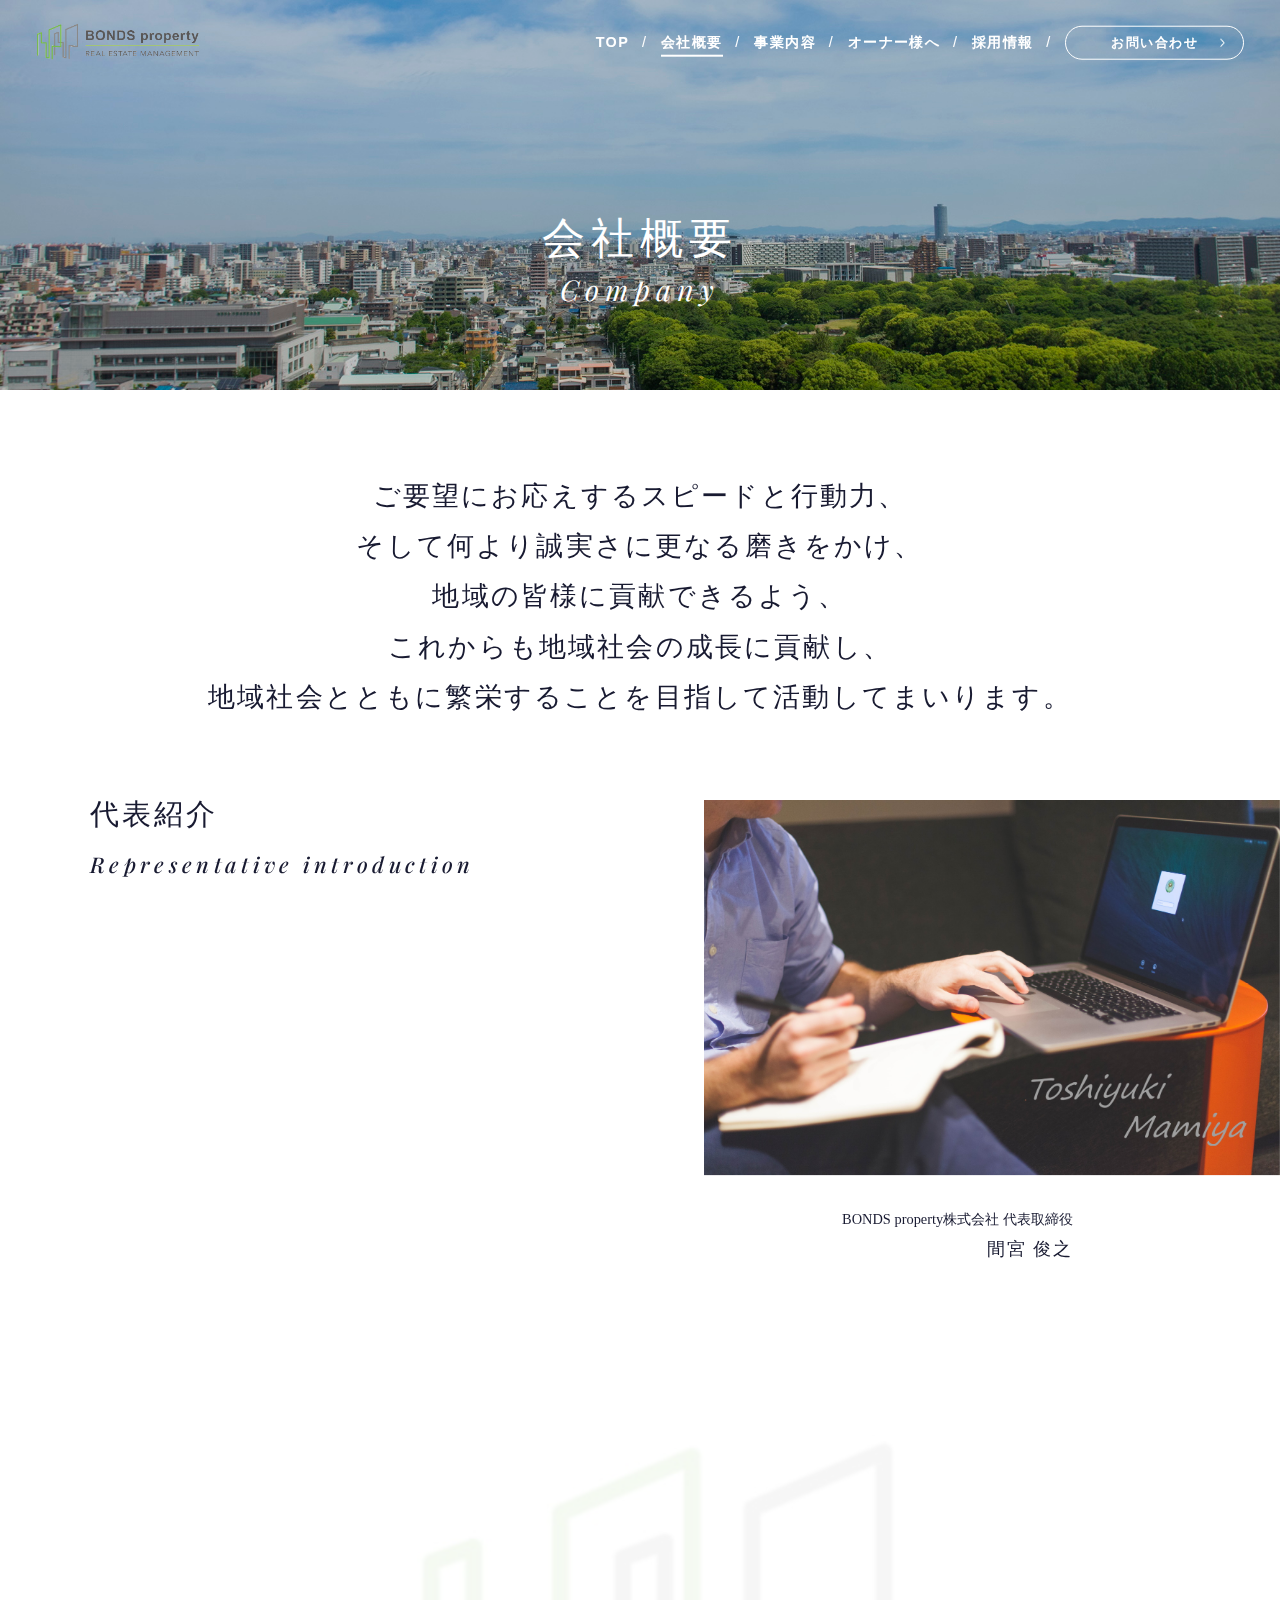
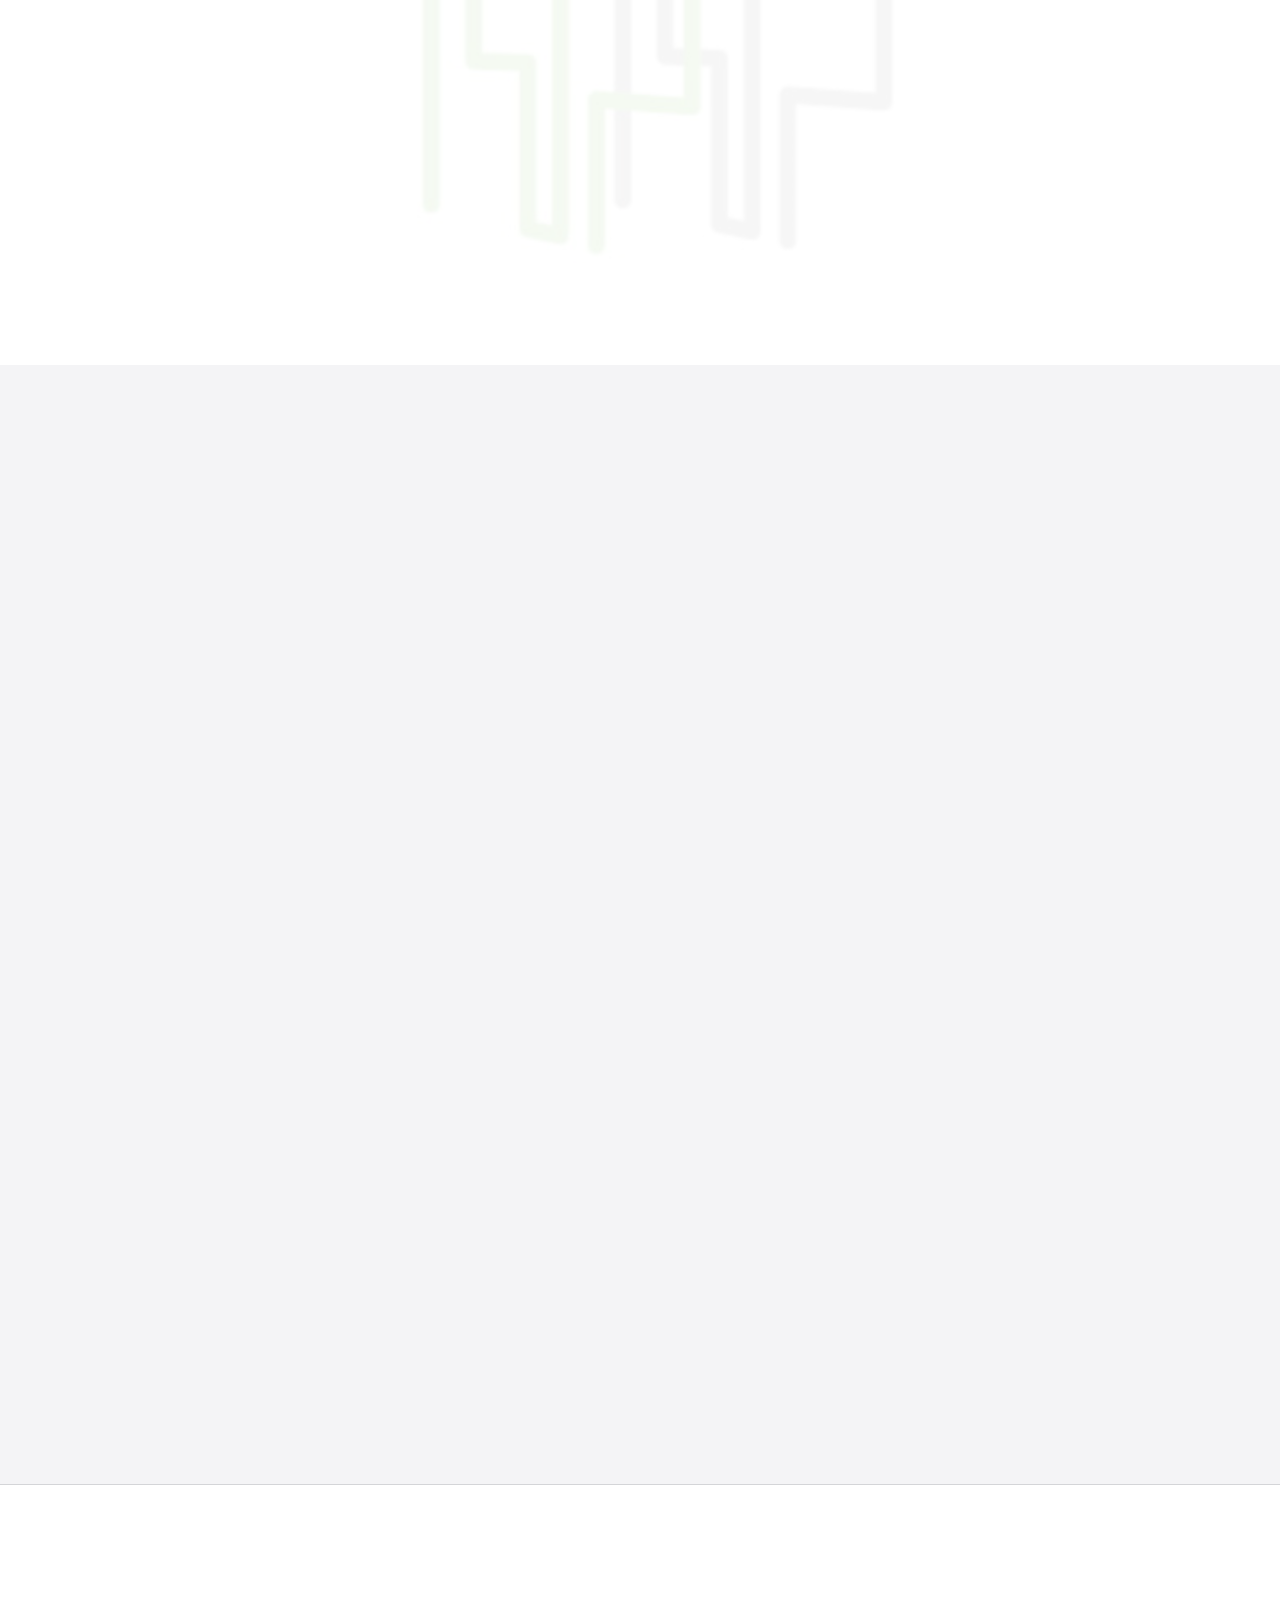
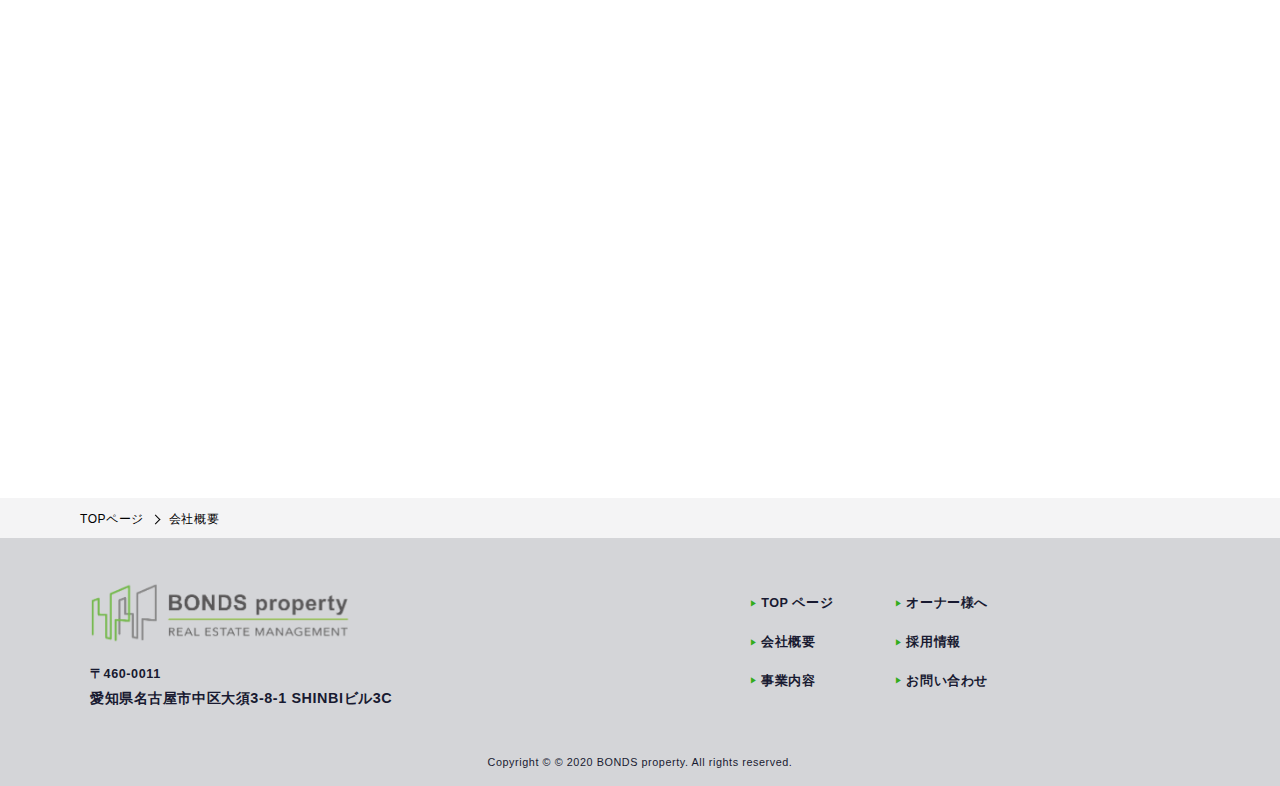
<file: company/index.html>
<!DOCTYPE HTML>
<html lang="ja" class=" not-safari not-chrome not-ie addPrintMessage">

</script>
<title>会社案内 | BONDS property株式会社</title>
<link href="../common/css/commona1d5.css?update=20201021125020" rel="stylesheet">
<link href="../s_css/company1551.css?update=20200217144715" rel="stylesheet">
<link href="../slick/slickef31.css?update=20200217144720" rel="stylesheet">
<link href="../slick/slick-themea68f.css?update=20200217144719" rel="stylesheet">
<link href="../s_css/topcd62.css?update=20201021124222" rel="stylesheet">
<link rel="canonical" href="index.html">
<meta name="description" content="BONDS property株式会社の会社案内です。代表紹介、企業理念、会社概要、についてご案内しています。私どもの会社では、オーナー様が所有する不動産への賃貸管理、建物管理はもちろんのこと、メンテナンスやリフォームの提案、また、地域の住まいと暮らしに合わせたサービス提供を致します。">
<meta name="robots" content="">
<meta property="og:title" content="会社案内 | BONDS property株式会社">
<meta property="og:description" content="BONDS property株式会社の会社案内です。代表紹介、企業理念、会社概要、についてご案内しています。私どもの会社では、オーナー様が所有する不動産への賃貸管理、建物管理はもちろんのこと、メンテナンスやリフォームの提案、また、地域の住まいと暮らしに合わせたサービス提供を致します。">
<link href="../favicon.ico" rel="icon">
<meta name="twitter:card" content="summary">
<meta name="viewport" content="width=device-width,viewport-fit=cover">
<meta name="format-detection" content="telephone=no, email=no, address=no">
<meta name="skype_toolbar" content="skype_toolbar_parser_compatible">
<script src="../common/js/common0446.js?update=20200217145458" defer></script>
<script src="../slick/slickef31.js?update=20200217144720" defer></script>
<script src="../js/tope878.js?update=20200217145529" defer></script>
<script type="application/ld+json">
[
{
	"@context": "http://schema.org",
	"@type": "BreadcrumbList",
	"itemListElement": [
		{
			"@type": "ListItem",
			"position": 1,
			"item": {
				"@id": "https://www.yamada-gumi.co.jp/",
				"name": "トップページ"
			}
		}
		,
		{
			"@type": "ListItem",
			"position": 2,
			"item": {
				"@id": "https://www.yamada-gumi.co.jp../company/",
				"name": "会社案内"
			}
		}
	]
}
]
</script>

<link href="https://fonts.googleapis.com/css?family=Playfair+Display:400,400i&amp;display=swap" rel="stylesheet">
<script src="https://ajax.googleapis.com/ajax/libs/jquery/3.3.1/jquery.min.js"></script>
<script src="https://ajax.googleapis.com/ajax/libs/jquery/2.2.4/jquery.min.js"></script>
<script src="https://ajax.googleapis.com/ajax/libs/jquery/1.12.4/jquery.min.js"></script>
<link rel="stylesheet" href="../common/css/common.css">
<script src="../common/js/page_common.js"></script>
</head>
<body id="Pagetop">

<!--ヘッダー-->
<header>
<h1><a href="../index.html"><img class="chenge_img_logo" src="../common/img/BONDSproperty_logo.png" alt="BONDS property株式会社"></a></h1>
<nav>
<ul>
<li class="active"><a href="../index.html">TOP</a></li>
<li><a href="../company/index.html">会社概要</a></li>
<li><a href="../service/index.html">事業内容</a></li>
<li><a href="../works/index.html">オーナー様へ</a></li>
<li><a href="../recruit/index.html">採用情報</a></li>
<li><a href="../contact/index.html">お問い合わせ</a></li>
</ul>

<div id="sp_menu_close" class="sp_only">
<a>CLOSE</a>
</div>
</nav>

<div id="sp_mail_btn" class="sp_only">
<a href="../contact/index.html"><img class="chenge_img_mail" src="../common/img/sp_mail_btn.png" alt="お問い合わせ"></a>
</div>

<div id="SPnaviBtn" class="menu-trigger">
<div id="SPmenuBars">
<span></span>
<span></span>
<span></span>
</div>
</div>

</header>
<!--/ヘッダー-->

<main class="mod_main" role="main">



<!--事業内容-->
<section id="company">

	<div id="mv" class="company_mv">
		<h3 class="section_kasou_ttl f-yumincho">会社概要<span class="f-playfair">Company</span></h3>
	</div>
	<div data-pararax01>
		<div class="container1300 company_intro_text">
			<h4 class="f-yumincho" data-pararax01-opacity05="0.0">
				ご要望にお応えするスピードと行動力、<br class="pc_only"><br class="sp_only">そして何より誠実さに更なる磨きをかけ、<br class="pc_only"><br class="sp_only">地域の皆様に貢献できるよう、<br> これからも地域社会の<br class="sp_only">成長に貢献し、<br class="pc_only">地域社会とともに<br class="sp_only">繁栄することを目指して<br class="sp_only">活動してまいります。
      </h4>
		</div>

		<div class="messageArea">
			<h2 class="title f-yumincho" data-pararax01-opacity05="0.2">代表紹介<span class="f-playfair">Representative introduction</span></h2>
			<div class="group" data-pararax01-opacity03="0.4">
				<div class="ph">
					<img src="../img/company/Representative_pc.jpg" class="pc_only">
					<img src="../img/company/Representative_pc.jpg" class="sp_only">
				</div>
				<div class="content" data-pararax01-opacity07="0.4">
					<p class="txt f-yumincho">BONDS property株式会社 代表取締役<span>間宮 俊之</span></p>
				</div>
			</div>
			<div class="container1300" data-pararax01>
				<div class="box" data-pararax01-opacity02="0.0">
					<div class="box_text" >
						<p class="txt">
              1982年生まれ。<br>
大学卒業後、大手賃貸仲介会社へ入社。<br>
約3年間の在職期間中に店長代理・店長を歴任後、よりオーナー様に寄り添った業務に携わる為、不動産管理会社にて約10年間、建物管理・賃貸管理業務に従事。<br>
その後、ヘッドハンティングを受け、管理棟数100棟を超える不動産会社の管理部門執行役員に就任。<br>
これまでの実績と経験を携えて、平成30年BONDS property株式会社の設立に至る。
						</p>
					</div>
				</div>
			</div>
		</div>
	</div>

	<div class="philosophyArea">
		<div class="container1100" data-pararax01>
			<h2 class="title f-yumincho" data-pararax01-opacity05="0.0">企業理念<span class="f-playfair">Philosophy</span></h2>
			<p class="txt f-yumincho" data-pararax01-opacity05="0.2">
        私どもの会社では、オーナー様が所有する不動産への<br class="pc_only">
        賃貸管理、建物管理はもちろんのこと<br class="pc_only">
        メンテナンスやリフォームの提案<br class="pc_only">
        また、地域の住まいと暮らしに合わせたサービス提供を通じて<br class="pc_only">
			オーナー様・入居者様のベストパートナーとして<br class="pc_only">
      業務を遂行することをお約束します。</p>
		</div>
	</div>

	<div class="overviewArea">
		<div class="container1100" data-pararax01>
			<h2 class="title f-yumincho" data-pararax01-opacity05="0.0">会社概要<span class="f-playfair">Company Overview</span></h2>
			<div class="group" data-pararax01-opacity05="0.2">
				<div class="left">
					<div class="row f-yumincho">
						<h3>会社名</h3>
						<p>BONDS property株式会社</p>
					</div>
					<div class="row f-yumincho">
						<h3>代表者</h3>
						<p>代表取締役　間宮　俊之</p>
					</div>
					<div class="row f-yumincho">
						<h3>資本金</h3>
						<p>500万円</p>
					</div>
					<div class="row f-yumincho">
						<h3>業務</h3>
						<p>不動産賃貸管理（Property Management)
            <br>・リーシング業務
            <br>・家賃管理業務
            <br>・契約更新業務
            <br>・解約清算業務
            <br>・オーナー送金、報告業務
            <br>不動産建物管理（Building Management）
            <br>・建物設備定期検査
            <br>・日常清掃・定期清掃業務
            <br>・昇降機・電気設備・給排水設備・空調・貯水槽等附属設備検査
            <br>・修繕・消防計画及び防災点検
            <br>・トラブル緊急対応　　など
            <br>メンテナンス/リフォーム
            <br>建物修繕計画・ご提案、見積、施工
            <br>リフォーム計画、ご提案見積、施工
            </p>
					</div>
					<div class="row f-yumincho">
						<h3>電話番号</h3>
						<p>052-251-0557</p>
					</div>
					<div class="row f-yumincho">
						<h3>FAX番号</h3>
						<p>052-251-0558</p>
					</div>
				</div>
				<div class="right">
					<div class="img">
						<img src="../img/company/overview_img.jpg" alt="" class="pc_only">
						<img src="../img/company/overview_img_sp.jpg" alt="" class="sp_only"></div>
						<p class="txt f-yumincho">
							本社<br>愛知県名古屋市中区<br>大須３丁目８番１号　SHINBIビル3C
						</p>
					</div>
				</div>
			</div>
		</div>
	</div>
	<div class="linkArea">
		<div class="container1100" data-pararax01>
			<ul class="list">
				<li class="item" data-pararax01-opacity05="0.0">
					<h5>
						<img src="../img/company/1772929_l.jpg" alt="事業内容" class="pc_only">
						<img src="../img/company/Bp_link_sevice_sp.jpg" alt="事業内容" class="sp_only">
					</h5>
					<div class="content">
						<h3 class="ttl f-yumincho">事業内容<span class="f-playfair">Service</span></h3>
						<div class="more_btn link">
							<a href="../service/index.html"><span class="pc_only">事業内容</span></a>
						</div>
					</div>
				</li>
				<li class="item" data-pararax01-opacity05="0.2">
					<h5>
						<img src="../img/company/pexels-andrea-piacquadio-3760069.jpg" alt="採用情報" class="pc_only">
						<img src="../img/company/Bp_link_recruit.jpg" alt="採用情報" class="sp_only">
					</h5>
					<div class="content">
						<h3 class="ttl f-yumincho">採用情報<span class="f-playfair">Recruit</span></h3>
						<div class="more_btn link">
							<a href="../recruit/index.html"><span class="pc_only">採用情報</span></a>
						</div>
					</div>
				</li>
			</ul>
		</div>
	</div>

</section>

<!--パンくず-->
<div class="breadcrumbArea">
    <ul>
        <li>
            <a href="../index.html">TOPページ</a>
                    </li>
        <li>
		    <p>会社概要</p>
                    <li>
    </ul>
</div><!-- /.mod_breadcrumblist -->
<!--/パンくず-->
<!--/事業内容-->

</main>

<!--フッター-->
<footer>
<div class="container1100">

<div class="footer_left">
<h2><a href="../index.html"><img src="../common/img/BONDSproperty_logo.png" alt="BONDS property株式会社"></a></h2>
<address>
<span>〒460-0011</span>
愛知県名古屋市中区大須3-8-1 <br data-sc-sp>SHINBIビル3C
</address>
</div>

<div class="footer_right">
<ul>
  <li><a href="../index.html">TOP ページ</a></li>
  <li><a href="index.html">会社概要</a></li>
  <li><a href="../works/index.html">事業内容</a></li>
</ul>
<ul>
  <li><a href="../company/index.html">オーナー様へ</a></li>
  <li><a href="../recruit/index.html">採用情報</a></li>
  <li><a href="../contact/index.html">お問い合わせ</a></li>
</ul>
</div>

<p>Copyright &copy; © 2020 BONDS property. All rights reserved.</p>

</div>

</footer>
<!--/フッター-->
<!--先頭に戻る-->
<div id="back_to_top">
<a></a>
</div>
<!--/先頭に戻る-->

</body>
</html>
</file>
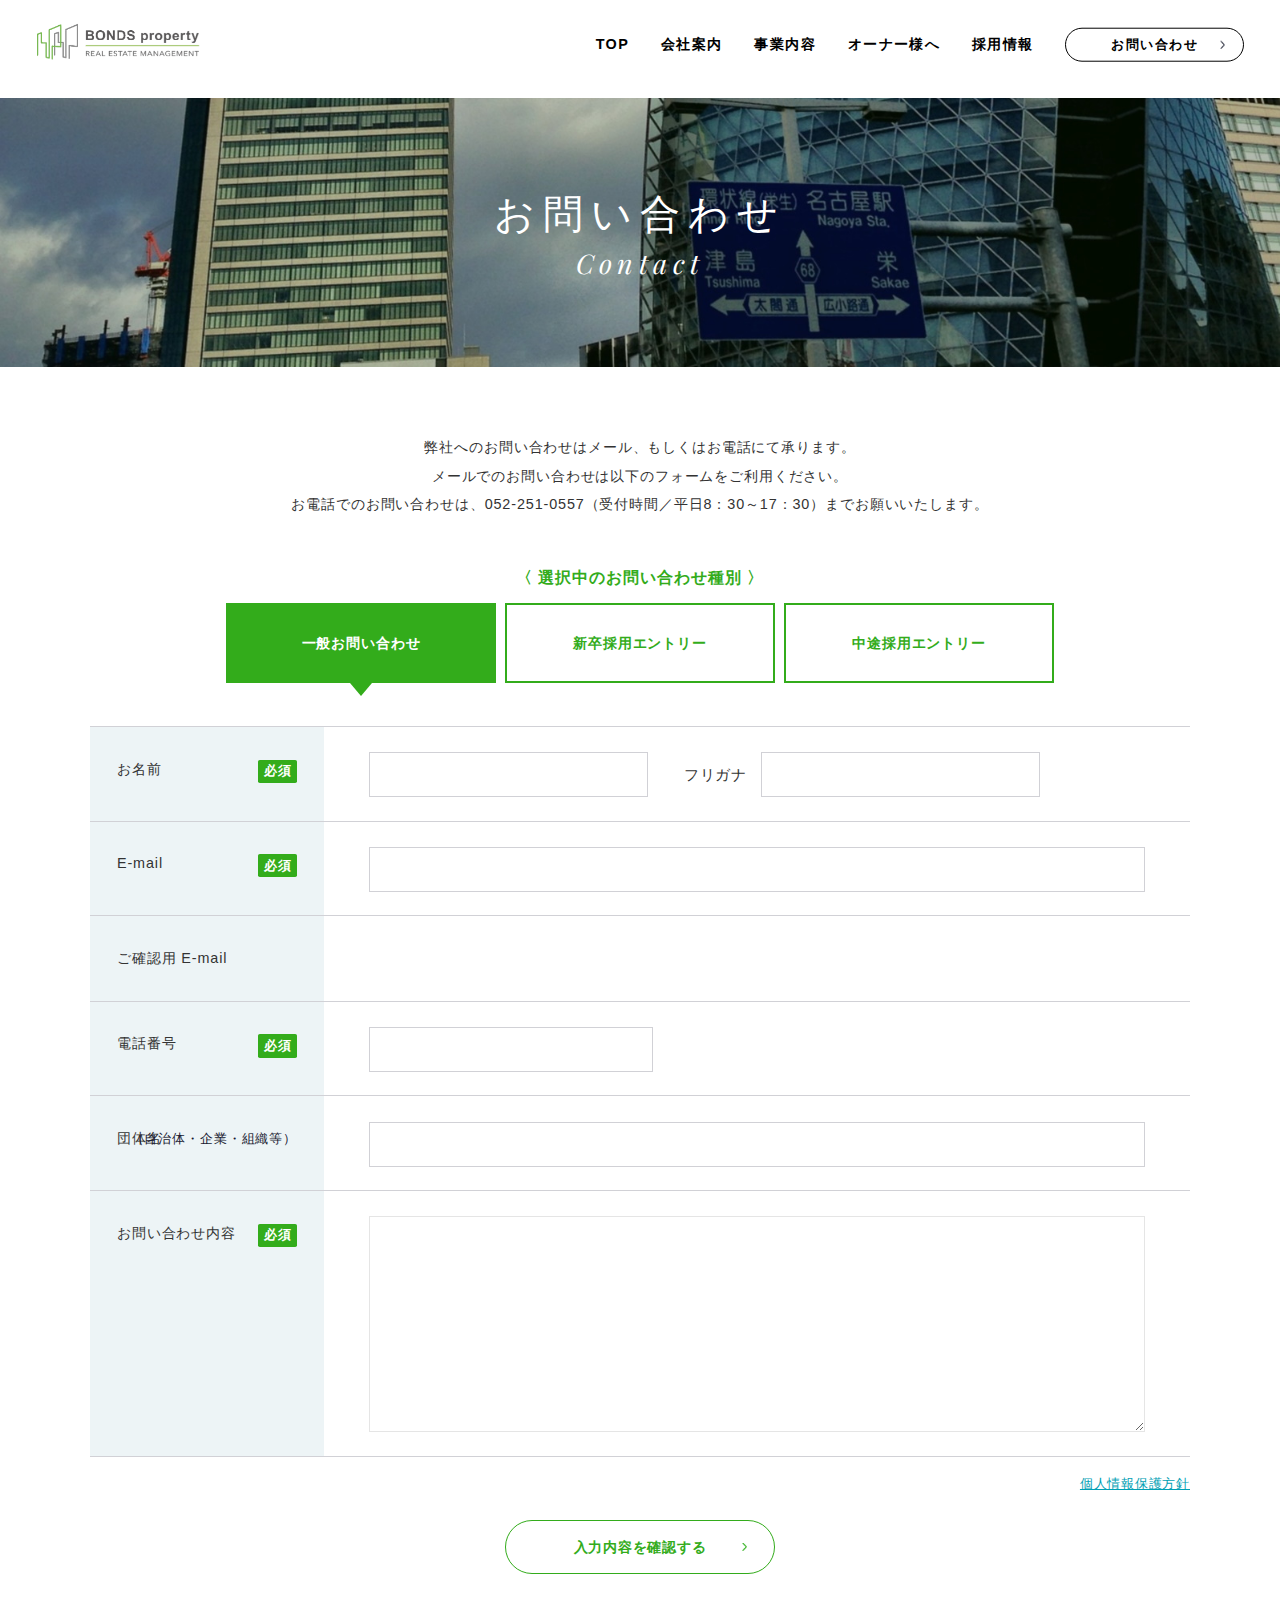
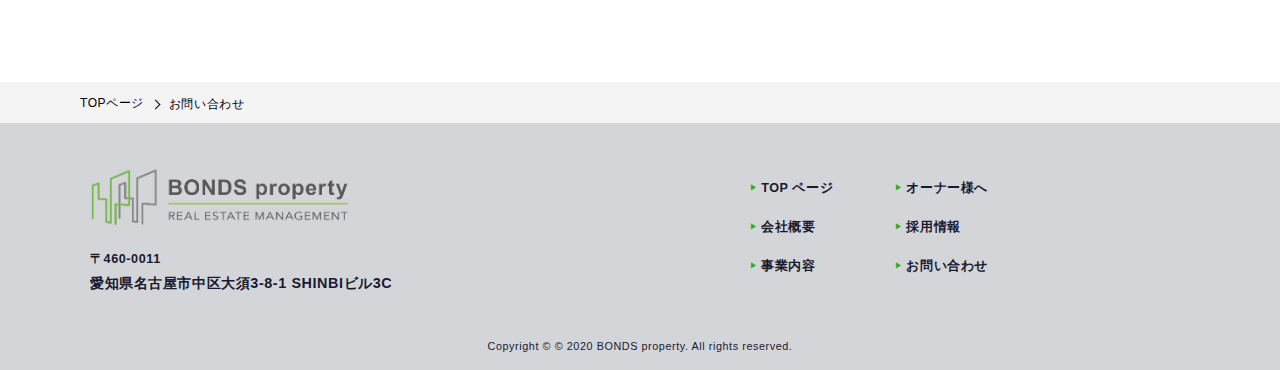
<file: contact/index.html>
<!DOCTYPE HTML>
<html lang="ja" class=" not-safari not-chrome not-ie addPrintMessage">
<head>
<meta charset="utf-8">
</script>
<title>お問い合わせ ｜ BONDS property株式会社</title>
<link href="../common/css/commona1d5.css?update=20201021125020" rel="stylesheet">
<link href="../common/css/common_kasou4c9c.css?update=20200217145454" rel="stylesheet">
<link href="../slick/slickef31.css?update=20200217144720" rel="stylesheet">
<link href="../slick/slick-themea68f.css?update=20200217144719" rel="stylesheet">
<link href="../s_css/form1551.css?update=20200217144715" rel="stylesheet">
<link rel="canonical" href="index.html">
<meta name="description" content="BONDS property株式会社に関するお問い合わせ、採用応募を承っております。メールまたは電話052-251-0557までお気軽にご相談ください。">
<meta name="robots" content="">
<meta property="og:title" content="お問い合わせ | BONDS property株式会社">
<meta property="og:description" content="BONDS property株式会社に関するお問い合わせ、採用応募を承っております。メールまたは電話052-251-0557までお気軽にご相談ください。">
<link href="../favicon.ico" rel="icon">
<meta name="twitter:card" content="summary">
<meta name="viewport" content="width=device-width,viewport-fit=cover">
<meta name="format-detection" content="telephone=no, email=no, address=no">
<meta name="skype_toolbar" content="skype_toolbar_parser_compatible">
<script src="../common/js/common0446.js?update=20200217145458" defer></script>
<script src="../js/forme878.js?update=20200217145529" defer></script>
<script src="../slick/slickef31.js?update=20200217144720" defer></script>
<script src="../js/kasoue878.js?update=20200217145529" defer></script>
<script src="../js/tope878.js?update=20200217145529" defer></script>
<script src="../js/ofi.min9dcd.js?update=20201021124457" defer></script>
<script type="application/ld+json">
[
{
	"@context": "http://schema.org",
	"@type": "BreadcrumbList",
	"itemListElement": [
		{
			"@type": "ListItem",
			"position": 1,
			"item": {
				"@id": "https://www.yamada-gumi.co.jp/",
				"name": "トップページ"
			}
		}
		,
		{
			"@type": "ListItem",
			"position": 2,
			"item": {
				"@id": "https://www.yamada-gumi.co.jp/contact/",
				"name": "お問い合わせ"
			}
		}
	]
}
]
</script>

<link href="https://fonts.googleapis.com/css?family=Playfair+Display:400,400i&amp;display=swap" rel="stylesheet">
<script src="https://ajax.googleapis.com/ajax/libs/jquery/3.3.1/jquery.min.js"></script>
<script src="https://ajax.googleapis.com/ajax/libs/jquery/2.2.4/jquery.min.js"></script>
<script src="https://ajax.googleapis.com/ajax/libs/jquery/1.12.4/jquery.min.js"></script>
<link rel="stylesheet" href="../common/css/common.css">
<script src="../common/js/page_common.js"></script>
</head>
<body id="Pagetop">

<!--ヘッダー-->
<header>
<h1><a href="../index.html"><img class="chenge_img_logo" src="../common/img/BONDSproperty_logo.png" alt="BONDS property株式会社"></a></h1>
<nav>
<ul>
<li class="active"><a href="../index.html">TOP</a></li>
<li><a href="../company/index.html">会社案内</a></li>
<li><a href="../service/index.html">事業内容</a></li>
<li><a href="../works/index.html">オーナー様へ</a></li>
<li><a href="../recruit/index.html">採用情報</a></li>
<li><a href="index.html">お問い合わせ</a></li>
</ul>
<div id="sp_menu_close" class="sp_only">
<a>CLOSE</a>
</div>
</nav>

<div id="sp_mail_btn" class="sp_only">
<a href="index.html"><img class="chenge_img_mail" src="../common/img/sp_mail_btn.png" alt="お問い合わせ"></a>
</div>

<div id="SPnaviBtn" class="menu-trigger">
<div id="SPmenuBars">
<span></span>
<span></span>
<span></span>
</div>
</div>

</header>
<!--/ヘッダー-->

<main class="mod_main" role="main">

<!--/ページ外リンク用トリガー-->
<span id="radio_address_trigger1"></span>
<span id="radio_address_trigger2"></span>

<div class="contact">
	<div class="contact_mv">
		<h3 class="section_kasou_ttl f-yumincho">お問い合わせ<span class="f-playfair">Contact</span></h3>
	</div>
	<div class="contact_form">
		<div class="container1100">
			<p class="top">
			弊社へのお問い合わせはメール、もしくはお電話にて承ります。<br class="pc_only">
			メールでのお問い合わせは以下のフォームをご利用ください。<br class="pc_only">
			お電話でのお問い合わせは、052-251-0557（受付時間／平日8：30～17：30）までお願いいたします。
			</p>
			<div class="in">





				<form id="Form" autocomplete="on" enctype="multipart/form-data" name="form" method="post" action="" class="formArea">
					<div class="content">

								<input type="hidden" name="ticketid" value="15369920">


														<div class="contentForm">

								<p class="cap">〈 選択中のお問い合わせ種別 〉</p>

								<div class="itemWrap radioWrap radio_addressBox"><span class="a" data-tab="tab-0"><label for="radio_address0"><input class="radio" data-tab="tab-0" type="radio" name="radio_address"  value="一般お問い合わせ" id="radio_address0"><span>一般お問い合わせ</span></label></span>
									<span class="a" data-tab="tab-1"><label for="radio_address1"><input class="radio" data-tab="tab-1" type="radio" name="radio_address"  value="新卒採用エントリー" id="radio_address1"><span>新卒採用エントリー</span></label></span>
									<span class="a" data-tab="tab-2"><label for="radio_address2"><input class="radio" data-tab="tab-2" type="radio" name="radio_address"  value="中途採用エントリー" id="radio_address2"><span>中途採用エントリー</span></label><span class="point_while"></span></span></div>
								<ul class="shubetsuChangeSP" data-sc-sp>
									<li class="one"><span>一般お問い合わせ</span></li>
									<li class="one"><span>新卒採用エントリー</span></li>
									<li class="one"><span>中途採用エントリー</span></li>
								</ul>

								<div class="formlistWrap">

									<div class="item nameArea"  data-need="" data-form-unique="text_name">
										<dl class="formlist name"  data-need="" data-form-unique="text_name">
											<dt class="formlistTit"><span>お名前</span></dt>
											<dd class="formlistContent">
												<div class="itemWrap textWrap text_nameBox"><input autocorrect="off" autocapitalize="off" type="text" name="text_name" id="text_name"  value="" size="15" placeholder="" ></div>																							</dd>
										</dl>
										<dl class="formlist furigana"  data-need="" data-form-unique="text_furigana">
											<dd class="formlistContent">
												<div class="itemWrap textWrap text_furiganaBox"><span class="prepend">フリガナ</span><input autocorrect="off" autocapitalize="off" type="text" name="text_furigana" id="text_furigana"  value="" size="15" placeholder="" ></div>																							</dd>
										</dl>
									</div>

									<div class="item mailArea"  data-need="" data-form-unique="text_mail">
										<dl class="formlist"  data-need="" data-form-unique="text_mail">

											<dt class="formlistTit"><span>E-mail</span></dt>

											<dd class="formlistContent">

												<div class="itemWrap textWrap text_mailBox"><input autocorrect="off" autocapitalize="off" type="email" name="text_mail" id="text_mail"  value="" autocomplete="email" placeholder="" ></div>

											</dd>

										</dl>
									</div>


									<div class="item confirmmailArea">
										<dl class="formlist mail_cofirm">
											<dt class="formlistTit"><span>ご確認用 E-mail</span></dt>
											<dd class="formlistContent">
												<p class="checkmail" id="CheckMail"></p>
											</dd>
										</dl>
									</div>

									<div class="item telArea"  data-need="" data-form-unique="text_tel">
										<dl class="formlist"  data-need="" data-form-unique="text_tel">

											<dt class="formlistTit"><span>電話番号</span></dt>

											<dd class="formlistContent">

												<div class="itemWrap textWrap text_telBox"><input autocorrect="off" autocapitalize="off" type="tel" name="text_tel" id="text_tel"  value="" ></div>

											</dd>

										</dl>
									</div>

									<div class="item buildArea"  data-view_term="radio_address@@@一般お問い合わせ" data-form-unique="text_address">
										<dl class="formlist"  data-view_term="radio_address@@@一般お問い合わせ" data-form-unique="text_address">

											<dt class="formlistTit"><span>団体名</span></dt>

											<dd class="formlistContent">

												<div class="itemWrap textWrap text_addressBox"><input autocorrect="off" autocapitalize="off" type="text" name="text_address" id="text_address"  value="" size="15" placeholder="" ></div>

											</dd>

										</dl>
									</div>

									<div class="item contentArea"  data-need="" data-need-hissu_by_onlyvalue="radio_address@@@一般お問い合わせ" data-view_term="radio_address@@@一般お問い合わせ" data-form-unique="textarea_content">
										<dl class="formlist"  data-need="" data-need-hissu_by_onlyvalue="radio_address@@@一般お問い合わせ" data-view_term="radio_address@@@一般お問い合わせ" data-form-unique="textarea_content">

											<dt class="formlistTit"><span>お問い合わせ内容</span></dt>

											<dd class="formlistContent">

												<div class="itemWrap textareaWrap textarea_contentBox"><textarea name="textarea_content" id="textarea_content"  ></textarea></div>

											</dd>

										</dl>
									</div>

									<div class="item birthArea"  data-view_term_without="radio_address@@@一般お問い合わせ" data-form-unique="text_year">
										<dl class="formlist year"  data-view_term_without="radio_address@@@一般お問い合わせ" data-form-unique="text_year">
											<dt class="formlistTit"><span>生年月日</span></dt>
											<dd class="formlistContent">
												<div class="itemWrap selectWrap text_yearBox"><span class="select"><select id="text_year" name="text_year"  ><option value="">---</option><option value="2010">2010</option><option value="2009">2009</option><option value="2008">2008</option><option value="2007">2007</option><option value="2006">2006</option><option value="2005">2005</option><option value="2004">2004</option><option value="2003">2003</option><option value="2002">2002</option><option value="2001">2001</option><option value="2000">2000</option><option value="1999">1999</option><option value="1998">1998</option><option value="1997">1997</option><option value="1996">1996</option><option value="1995">1995</option><option value="1994">1994</option><option value="1993">1993</option><option value="1992">1992</option><option value="1991">1991</option><option value="1990">1990</option><option value="1989">1989</option><option value="1988">1988</option><option value="1987">1987</option><option value="1986">1986</option><option value="1985">1985</option><option value="1984">1984</option><option value="1983">1983</option><option value="1982">1982</option><option value="1981">1981</option><option value="1980">1980</option><option value="1979">1979</option><option value="1978">1978</option><option value="1977">1977</option><option value="1976">1976</option><option value="1975">1975</option><option value="1974">1974</option><option value="1973">1973</option><option value="1972">1972</option><option value="1971">1971</option><option value="1970">1970</option><option value="1969">1969</option><option value="1968">1968</option><option value="1967">1967</option><option value="1966">1966</option><option value="1965">1965</option><option value="1964">1964</option><option value="1963">1963</option><option value="1962">1962</option><option value="1961">1961</option><option value="1960">1960</option><option value="1959">1959</option><option value="1958">1958</option><option value="1957">1957</option><option value="1956">1956</option><option value="1955">1955</option><option value="1954">1954</option><option value="1953">1953</option><option value="1952">1952</option><option value="1951">1951</option><option value="1950">1950</option><option value="1949">1949</option><option value="1948">1948</option><option value="1947">1947</option><option value="1946">1946</option><option value="1945">1945</option><option value="1944">1944</option><option value="1943">1943</option><option value="1942">1942</option><option value="1941">1941</option><option value="1940">1940</option><option value="1939">1939</option><option value="1938">1938</option><option value="1937">1937</option><option value="1936">1936</option><option value="1935">1935</option><option value="1934">1934</option><option value="1933">1933</option><option value="1932">1932</option><option value="1931">1931</option><option value="1930">1930</option><option value="1929">1929</option><option value="1928">1928</option><option value="1927">1927</option><option value="1926">1926</option><option value="1925">1925</option><option value="1924">1924</option><option value="1923">1923</option><option value="1922">1922</option><option value="1921">1921</option><option value="1920">1920</option><option value="1919">1919</option><option value="1918">1918</option><option value="1917">1917</option><option value="1916">1916</option><option value="1915">1915</option><option value="1914">1914</option><option value="1913">1913</option><option value="1912">1912</option><option value="1911">1911</option><option value="1910">1910</option><optgroup label=""></optgroup></select></span><span class="append">年</span></div>																																				<div class="itemWrap selectWrap text_monthBox"><span class="select"><select id="text_month" name="text_month"  ><option value="">---</option><option value="1">1</option><option value="2">2</option><option value="3">3</option><option value="4">4</option><option value="5">5</option><option value="6">6</option><option value="7">7</option><option value="8">8</option><option value="9">9</option><option value="11">11</option><option value="12">12</option><optgroup label=""></optgroup></select></span><span class="append">月</span></div>																																				<div class="itemWrap selectWrap text_dayBox"><span class="select"><select id="text_day" name="text_day"  ><option value="">---</option><option value="1">1</option><option value="2">2</option><option value="3">3</option><option value="4">4</option><option value="5">5</option><option value="6">6</option><option value="7">7</option><option value="8">8</option><option value="9">9</option><option value="11">11</option><option value="12">12</option><option value="13">13</option><option value="14">14</option><option value="15">15</option><option value="16">16</option><option value="17">17</option><option value="18">18</option><option value="19">19</option><option value="20">20</option><option value="21">21</option><option value="22">22</option><option value="23">23</option><option value="24">24</option><option value="25">25</option><option value="26">26</option><option value="27">27</option><option value="28">28</option><option value="29">29</option><option value="30">30</option><option value="31">31</option><optgroup label=""></optgroup></select></span><span class="append">日</span></div>																							</dd>
										</dl>
									</div>

									<div class="item contentArea"  data-view_term_without="radio_address@@@一般お問い合わせ" data-form-unique="textarea_content2">
										<dl class="formlist"  data-view_term_without="radio_address@@@一般お問い合わせ" data-form-unique="textarea_content2">

											<dt class="formlistTit"><span>その他メッセージ、<br data-sc-pc>要望・質問など</span></dt>

											<dd class="formlistContent">

												<div class="itemWrap textareaWrap textarea_content2Box"><textarea name="textarea_content2" id="textarea_content2"  ></textarea></div>

											</dd>

										</dl>
									</div>
								</div>
							</div>
							</div>
						</div>
						<p class="light"><a href="../privacy_policy/index.html">個人情報保護方針</a></p>
						<div class="formbtnarea">


								<label for="ConfirmBtn" class="formbtn confirm">

									<input id="ConfirmBtn" type="submit" value="入力内容を確認する">

								</label>

								<input type="hidden" name="mode" value="confirm">




													</div>
					</form>
				</div>
			</div>
		</div>
	</div>

<!--パンくず-->
<div class="breadcrumbArea">
	<ul>
		<li>
			<a href="../index.html">TOPページ</a>
					</li>
		<li>
			<p>お問い合わせ</p>
					<li>
	</ul>
</div><!-- /.mod_breadcrumblist -->
<!--/パンくず-->

	</main>

<!--フッター-->
<footer>
<div class="container1100">

<div class="footer_left">
<h2><a href="../index.html"><img src="../common/img/BONDSproperty_logo.png" alt="BONDS property株式会社"></a></h2>
<address>
<span>〒460-0011</span>
愛知県名古屋市中区大須3-8-1 <br data-sc-sp>SHINBIビル3C
</address>
</div>

<div class="footer_right">
<ul>
<li><a href="../index.html">TOP ページ</a></li>
<li><a href="../company/index.html">会社概要</a></li>
<li><a href="../service/index.html">事業内容</a></li>
</ul>
<ul>
<li><a href="../works/index.html">オーナー様へ</a></li>
<li><a href="../recruit/index.html">採用情報</a></li>
<li><a href="index.html">お問い合わせ</a></li>
</ul>
</div>

<p>Copyright &copy; © 2020 BONDS property. All rights reserved.</p>

</div>
<!--/フッター-->

<!--先頭に戻る-->
<div id="back_to_top">
<a></a>
</div>
<!--/先頭に戻る-->

</body>
</html>
</file>
<file: common/css/commona1d5.css>
/*===============================
HTML初期化 ver 2019.10.15
===============================*/

body {
	margin: 0;
	padding: 0;
	zoom: 1
}
h1, h2, h3, h4, h5, h6 {
	margin: 0;
	padding: 0;
	font-weight: normal;
	font-style: normal;
}
p, dl, dt, dd, em, form, address, ul, li {
	margin: 0;
	padding: 0;
	font-style: normal;
}
/* HTML5用 */

article, aside, details, figcaption, figure, footer, header, hgroup, menu, nav, section {
	display: block;
}
fieldset {
	border: 0;
	margin: 0;
	padding: 0;
}
hr {
	display: block;
	height: 1px;
	border: 0;
	border-top: 1px solid #cccccc;
	margin: 1em 0;
	padding: 0;
}
ul {
	list-style: none;
	padding: 0;
	margin: 0;
	border: 0;
}
li {
	padding: 0;
	margin: 0;
}
input, select {
	vertical-align: middle;
}
/* tableタグ*/

th, td {
	padding: 0;
}
caption {
	text-align: left;
}
/* リンク設定 */

a {
	outline: 0;
	border: 0;
	transition: all 0.3s ease;
}
@media screen and (max-width: 800px) {
	a {
		transition: none !important;
	}
}
a img {
	border: 0;
}
/* TELリンク */

@media screen and (min-width: 768px) {
	a[href^="tel:"] {
		pointer-events: none;
	}
}
img {
	border: 0;
	max-width: 100%;
	-webkit-backface-visibility: hidden;
}
html {
	-webkit-text-size-adjust: none;
	zoom: 1;
}
body, html {
	height: 100%;
}
p {
	text-align: justify;
	text-justify: inter-ideograph;
}
/*============================================
基本CSS
===========================================*/

html {
	-ms-text-size-adjust: 100%;
	-webkit-text-size-adjust: 100%;
	font-size: 100px;
	-webkit-font-smoothing: antialiased;
	min-height: 100%;
}
@media screen and (min-width:1281px) and (max-width:1399px) {
	html {
		-ms-text-size-adjust: 92%;
		-webkit-text-size-adjust: 92%;
		font-size: 92px
	}
}
@media screen and (min-width:1153px) and (max-width:1280px) {
	html {
		-ms-text-size-adjust: 90%;
		-webkit-text-size-adjust: 90%;
		font-size: 90px
	}
}
@media screen and (min-width:1025px) and (max-width:1152px) {
	html {
		-ms-text-size-adjust: 90%;
		-webkit-text-size-adjust: 90%;
		font-size: 90px
	}
}
@media screen and (min-width:768px) and (max-width:1024px) {
	html {
		-ms-text-size-adjust: 90%;
		-webkit-text-size-adjust: 90%;
		font-size: 90px
	}
}
@media screen and (max-width:767px) {
	html {
		-ms-text-size-adjust: 100%;
		-webkit-text-size-adjust: 100%;
		font-size: 100px
	}
}
@media screen and (max-width:360px) {
	html {
		-ms-text-size-adjust: 85%;
		-webkit-text-size-adjust: 85%;
		font-size: 85px
	}
}
body {
	font-family: "游ゴシック", "游ゴシック体", "Yu Gothic", YuGothic, "ヒラギノ角ゴ Pro W3", "Hiragino Kaku Gothic ProN", "Hiragino Kaku Gothic Pro", "メイリオ", "Meiryo", sans-serif;
	-webkit-font-feature-settings: "palt";
	font-feature-settings: "palt";
	position: relative;
	font-size: 0.16rem;
	letter-spacing: 0.04em;
	color: #333333;
	line-height: 1;
	min-height: 100%;
	overflow-x: hidden;
	min-width: 1000px;
}
input ,
select ,
textarea {
	font-family: "游ゴシック", "游ゴシック体", "Yu Gothic", YuGothic, "ヒラギノ角ゴ Pro W3", "Hiragino Kaku Gothic ProN", "Hiragino Kaku Gothic Pro", "メイリオ", "Meiryo", sans-serif!important;
}
@media screen and (max-width:767px) {
	body {
		min-width: inherit;
		overflow-x: hidden;
	}
	body.menu_open {
		overflow: hidden;
	}
}
/*=========================
PC / スマホの適用
=========================*/

.sp_only {
	display: none;
}
@media screen and (max-width: 767px) {
	.pc_only {
		display: none;
	}
	.sp_only {
		display: block;
	}
}
/*=============================
ヘッダー
=============================*/

header {
	width: 100%;
	z-index: 10;
	position: fixed;
	padding-top: 0.26rem;
	padding-bottom: 0.26rem;
	left: 0;
	box-sizing: border-box;
}
@media screen and (max-width:767px) {
	header {
		padding-top: 0.18rem;
		padding-bottom: 0.18rem;
	}
}
header.fixed {
	background: #FFF;
}
@media screen and (max-width: 900px) {
	header {
		top: 0;
	}
}
/* ロゴ */

header h1 {
	margin-left: 0.4rem;
}
@media screen and (max-width:1152px) {
	header h1 {
		margin-left: 0.2rem;
	}
}
@media screen and (max-width:1000px) and (min-width:901px) {
	body.toppage header h1 {
		max-width: 1.80rem;
	}
	body.toppage header h1 a {
		display: block;
		background-position:center;
		background-size: contain;
	}
	body.toppage header.fixed h1 a {
		background-position:center;
		background-size: contain;
	}
	body.toppage header h1 img {
		height: auto;
	}
}
@media screen and (max-width:900px) {
	header h1 {
		margin: auto;
		text-align: center;
	}
}
@media screen and (max-width:767px) {
	header h1 {
		margin-left: 0.1rem;
		text-align: left;
		z-index: 9;
		position: relative;
	}
}
header h1 img {
	height: 0.41rem;
}
@media screen and (max-width:767px) {
	header h1 img {
		height: 0.32rem;
	}
}
/* ナビゲーション */

header ul {
	position: absolute;
	top: 50%;
	transform: translateY(-50%);
	right: 0.4rem;
}
@media screen and (max-width:1152px) {
	header ul {
		right: 0.2rem;
	}
}
@media screen and (max-width:900px) {
	header ul {
		position: relative;
		top: inherit;
		right: inherit;
		margin: auto;
		text-align: center;
		padding-top: 0.2rem;
	}
}
@media screen and (min-width:768px) {
	header nav {
		display: block !important;
	}
}
@media screen and (max-width:767px) {
	header nav {
		position: fixed;
		top: 0;
		right: 0;
		width: 100%;
		z-index: 3;
		background-color: rgba(30, 34, 44, 0.95);
		height: 100%;
		box-sizing: border-box;
		display: none;
	}
	header ul {
		width: 100%;
		padding-top: 24%;
		transform: translateY(0%);
	}
}
header ul li {
	display: inline-block;
	font-weight: 700;
	letter-spacing: 0.1em;
}
@media screen and (max-width:767px) {
	header ul li {
		display: block;
		line-height: 3;
	}
	header ul li.active a {
		border-bottom: 2px solid #008090;
	}
}
header ul li::after {
	content: "/";
	font-weight: 100;
	color: #FFF;
	padding-left: 0.14rem;
	padding-right: 0.1rem;
}
header.fixed ul li::after {
	content: "/";
	color: #000;
}
@media screen and (max-width:1152px) {
	header ul li::after {
		padding-left: 0.06rem;
		padding-right: 0.04rem;
	}
}
@media screen and (max-width:767px) {
	header ul li::after {
		display: none;
		padding: 0;
	}
}
header ul li.no_slash {
	padding-right: 0.2rem;
}
@media screen and (max-width:767px) {
	header ul li.no_slash {
		padding-right: 0;
	}
}
header ul li a {
	color: #FFF;
	text-decoration: none;
	font-size: 0.16rem;
	padding-bottom: 0.06rem;
	position: relative;
}
/*header ul li a:hover {
	border-bottom: 2px solid #fff;
}
.fixed ul li a:hover {
	border-bottom: 2px solid #008090;
}*/

header ul li a::before {
	content: "";
	position: absolute;
	bottom: -2px;
	left: 0;
	width: 0%;
	height: 2px;
	background: #fff;
	transition: all 0.3s ease;
}
.fixed ul li a::before {
	content: "";
	position: absolute;
	bottom: -2px;
	left: 0;
	width: 0%;
	height: 2px;
	background: #33ac1b;
	transition: all 0.3s ease;
}
header ul li a:hover::before, .fixed ul li a:hover::before {
	width: 100%;
}
header.fixed ul li a {
	color: #000;
}
body.menu_open header ul li a {
	color: #FFF;
}
@media screen and (max-width:767px) {
	header ul li a {
		font-size: 0.18rem;
	}
}
header ul li:last-child a {
	border: 1px solid #FFF;
	padding: 0.1rem;
	font-size: 0.14rem;
	padding-left: 0.5rem;
	padding-right: 0.5rem;
	border-radius: 0.2rem;
	background-image: url("../img/link_arrow_white.png");
	background-position: 90% center;
	background-repeat: no-repeat;
	background-size: 0.06rem;
}
header ul li:last-child a::before {
	display: none;
}
header.fixed ul li:last-child a {
	border: 1px solid #000;
	background-image: url("../img/link_arrow_black.png");
	background-position: 90% center;
	background-repeat: no-repeat;
	background-size: 0.06rem;
}
@media screen and (max-width:1152px) {
	header ul li:last-child a {
		padding-left: 0.3rem;
		padding-right: 0.3rem;
	}
}
@media screen and (max-width:767px) {
	header ul li:last-child a {
		border: 0;
		padding: 0 0 0.06rem 0;
		font-size: 0.18rem;
		background-image: none;
		border: none;
	}
	header.fixed ul li:last-child a {
		border: none;
	}
}
header ul li:last-child a:hover {
	background-color: #FFF;
	color: #111;
	background-image: url("../img/link_arrow_black.png");
	background-position: 90% center;
	background-repeat: no-repeat;
	background-size: 0.06rem;
}
header.fixed ul li:last-child a:hover {
	background-color: #111;
	color: #FFF;
	background-image: url("../img/link_arrow_white.png");
	background-position: 90% center;
	background-repeat: no-repeat;
	background-size: 0.06rem;
}
header ul li.no_slash::after, header ul li:last-child::after {
	display: none;
}
/* スマホ時のメールボタン */

#sp_mail_btn {
	position: absolute;
	top: 0.2rem;
	right: 0.7rem;
	width: 0.3rem;
	z-index: 10;
}
/* スマホ時の閉じるボタン */

#sp_menu_close {
	position: absolute;
	bottom: 10%;
	left: 50%;
	transform: translateX(-50%);
	text-align: center;
}
#sp_menu_close a {
	font-size: 0.18rem;
	font-weight: 700;
	color: #FFF;
	cursor: pointer;
	display: inline-block;
	background-image: url("../img/sp_menu_close_btn.png");
	background-repeat: no-repeat;
	background-position: left center;
	background-size: 0.14rem;
	padding-left: 0.24rem;
}
/*=========================
スマホナビ
=========================*/

/* 開閉ボタン */

#SPnaviBtn {
	display: none;
}
@media screen and (max-width: 767px) {
	#SPnaviBtn {
		position: absolute;
		top: 0.2rem;
		right: 0.1rem;
		width: 0.5rem;
		height: 0.3rem;
		border-radius: 4px;
		color: #1a90d0;
		text-align: center;
		font-size: 0.55em;
		display: block;
		z-index: 10;
	}
}
.menu-trigger, .menu-trigger span {
	display: inline-block;
	transition: all .4s;
	box-sizing: border-box;
}
#SPmenuBars {
	position: absolute;
	left: 50%;
	width: 50%;
	height: 70%;
	top: 50%;
	-webkit-transform: translate(-50%, -50%);
	transform: translate(-50%, -50%);
}
.menu-trigger span {
	position: absolute;
	left: 0;
	width: 100%;
	height: 1px;
	background-color: #FFF;
}
header.fixed .menu-trigger span {
	background-color: #000;
}
body.menu_open .menu-trigger span {
	background-color: #FFF;
}
.menu-trigger span:nth-of-type(1) {
	top: 0;
}
.menu-trigger span:nth-of-type(2) {
	top: 49%;
}
.menu-trigger span:nth-of-type(3) {
	bottom: 0;
}
.menu-trigger.active span:nth-of-type(1) {
	-webkit-transform: rotate(-45deg);
	transform: rotate(-45deg);
	top: 50%;
}
.menu-trigger.active span:nth-of-type(2) {
	opacity: 0;
}
.menu-trigger.active span:nth-of-type(3) {
	-webkit-transform: rotate(45deg);
	transform: rotate(45deg);
	bottom: 50%;
}
@media screen and (max-width: 340px) {
	.menu-trigger.active span:nth-of-type(3) {
		bottom: 45%;
	}
}
/*=============================
コンテンツボックス
=============================*/

section {
	overflow-x: hidden;
}
/* 幅1300pxのボックス */

.container1300 {
	max-width: 1300px;
	margin: auto;
	position: relative;
	padding-left: 0.4rem;
	padding-right: 0.4rem;
}
/* 幅1100pxのボックス */

.container1100 {
	max-width: 1100px;
	margin: auto;
	position: relative;
	padding-left: 0.4rem;
	padding-right: 0.4rem;
}
/*=========================
各セクションのタイトル
=========================*/

.section_ttl {
	text-align: center;
	line-height: 1.7;
	padding-top: 0.6rem;
	background-image: url("../img/ttl_logo.png");
	background-position: center top;
	background-repeat: no-repeat;
	background-size: auto 0.4rem;
	padding-bottom: 0.4rem;
}
@media screen and (max-width:767px) {
	.section_ttl {
		padding-top: 0.4rem;
		background-image: url("../img/ttl_logo.png");
		background-position: center top;
		background-repeat: no-repeat;
		background-size: auto 0.28rem;
		padding-bottom: 0.4rem;
	}
}
.section_ttl h3 {
	font-size: 0.35rem;
	font-family: "游明朝", YuMincho, "Hiragino Mincho ProN W3", "ヒラギノ明朝 ProN W3", "Hiragino Mincho ProN", "HG明朝E", "ＭＳ Ｐ明朝", "ＭＳ 明朝", serif;
	letter-spacing: 0.1em;
}
@media screen and (max-width:767px) {
	.section_ttl h3 {
		font-size: 0.24rem;
	}
}
.section_ttl h3 span {
	font-size: 0.23rem;
	display: block;
	font-family: 'Playfair Display', serif;
	font-style: italic;
}
@media screen and (max-width:767px) {
	.section_ttl h3 span {
		font-size: 0.16rem;
	}
}
.section_ttl h3 span em {
	font-family: "游明朝", YuMincho, "Hiragino Mincho ProN W3", "ヒラギノ明朝 ProN W3", "Hiragino Mincho ProN", "HG明朝E", "ＭＳ Ｐ明朝", "ＭＳ 明朝", serif;
	font-size: 0.22rem;
	position: relative;
	top: 0.02rem;
}
@media screen and (max-width:767px) {
	.section_ttl h3 span em {
		font-size: 0.15rem;
	}
}
/*=========================
続きを読むボタン
=========================*/

.more_btn, .more_btn_white {
	max-width: 3rem;
	width: 100%;
	margin: auto;
}
@media screen and (max-width:767px) {
	.more_btn, .more_btn_white {
		max-width: 2.25rem;
	}
}
.more_btn a {
	text-align: center;
	display: block;
	font-size: 0.16rem;
	color: #00A0B4;
	border: 1px solid #00A0B4;
	padding: 0.2rem;
	border-radius: 40px;
	text-decoration: none;
	background-image: url("../img/link_arrow_green.png");
	background-position: 90% center;
	background-repeat: no-repeat;
	background-size: 0.06rem;
}
@media screen and (max-width:767px) {
	.more_btn a {
		font-size: 0.15rem;
		padding: 0.14rem;
	}
}
.more_btn a:hover {
	background-color: #00A0B4;
	color: #FFF;
	background-image: url("../img/link_arrow_white.png");
	background-position: 90% center;
	background-repeat: no-repeat;
	background-size: 0.06rem;
}
.more_btn_white a {
	text-align: center;
	display: block;
	font-size: 0.16rem;
	color: #FFF;
	border: 1px solid #FFF;
	padding: 0.2rem;
	border-radius: 40px;
	text-decoration: none;
	background-image: url("../img/link_arrow_white.png");
	background-position: 90% center;
	background-repeat: no-repeat;
	background-size: 0.06rem;
}
@media screen and (max-width:767px) {
	.more_btn_white a {
		font-size: 0.15rem;
		padding: 0.14rem;
	}
}
.more_btn_white a:hover {
	background-color: #FFF;
	color: #282C3C;
	background-image: url("../img/link_arrow_kon.png");
	background-position: 90% center;
	background-repeat: no-repeat;
	background-size: 0.06rem;
}
/*=========================
フッター
=========================*/

footer {
	background-color: #D4D5D8;
	padding-top: 0.5rem;
	padding-bottom: 0.2rem;
	color: #181A31;
	position: relative;
	overflow: hidden;
}
@media screen and (max-width:767px) {}
footer .container1100 {
	display: flex;
	flex-wrap: wrap;
	justify-content: space-between;
}
@media screen and (max-width:767px) {
	footer .container1100 {
		box-sizing: border-box;
	}
}
footer .footer_left {
	width: 50%;
}
@media screen and (max-width:767px) {
	footer .footer_left {
		width: 100%;
	}
}
footer .footer_left h2 {
	max-width: 2.9rem;
	padding-bottom: 0.2rem;
}
@media screen and (max-width:767px) {
	footer .footer_left h2 {
		max-width: 2.2rem;
		margin: auto;
	}
}
footer .footer_left address {
	font-size: 0.16rem;
	font-weight: 700;
	line-height: 1.8;
}
footer .footer_left address br{
	display: none;
}
@media screen and (max-width:767px) {
	footer .footer_left address br{
		display: block;
	}
}
@media screen and (max-width:767px) {
	footer .footer_left address {
		font-size: 0.14rem;
	}
}
footer .footer_left address span {
	font-size: 0.14rem;
	display: block;
}
footer .footer_right {
	width: 40%;
	display: flex;
	flex-wrap: wrap;
}
@media screen and (max-width:767px) {
	footer .footer_right {
		width: 100%;
		display: block;
		padding-top: 0.3rem;
	}
}
footer .footer_right ul {
	width: 33%;
}
@media screen and (max-width:767px) {
	footer .footer_right ul {
		width: 100%;
	}
}
footer .footer_right li {
	line-height: 2.7;
}
@media screen and (max-width:767px) {
	footer .footer_right li {
		line-height: 2;
		width: 50%;
		float: left;
	}
}
footer .footer_right li a {
	font-size: 0.14rem;
	color: #181A31;
	text-decoration: none;
	font-weight: 700;
}
@media screen and (min-width:768px) {
	footer .footer_right li a {
		white-space: nowrap;
	}
}
@media screen and (max-width:767px) {
	footer .footer_right li a {
		font-size: 0.13rem;
	}
}
footer .footer_right li a::before {
	content: "▶";
	color: #00A0B4;
	padding-right: 0.04rem;
	font-size: 0.08rem;
	position: relative;
	top: -0.02rem;
}
footer p {
	width: 100%;
	text-align: center;
	font-size: 0.12rem;
	padding-top: 0.5rem;
}
@media screen and (max-width:767px) {
	footer p {
		text-align: left;
		font-size: 0.1rem;
		padding-top: 0.3rem;
	}
}
/*=============================
ページの先頭に戻る
=============================*/

#back_to_top {
	position: fixed;
	right: 0;
	bottom: 0;
	width: 0.6rem;
	height: 0.6rem;
	display: none;
}
@media screen and (max-width:767px) {
	#back_to_top {
		width: 0.4rem;
		height: 0.4rem;
	}
}
#back_to_top a {
	display: block;
	width: 100%;
	height: 100%;
	cursor: pointer;
	background-image: url("../img/back_top_icon.png");
	background-repeat: no-repeat;
	background-position: 0 0;
	background-size: 100% 100%;
	opacity: 0.5;
}
#back_to_top a:hover {
	opacity: 1;
}
.f-playfair {
	font-family: 'Playfair Display', serif;
	font-style: italic;
}
.f-yumincho {
	font-family: "游明朝", YuMincho, "Hiragino Mincho ProN W3", "ヒラギノ明朝 ProN W3", "Hiragino Mincho ProN", "HG明朝E", "ＭＳ Ｐ明朝", "ＭＳ 明朝", serif;
}
.linkArea {
	padding: 1rem 0 0.98rem;
	border-top: 1px solid #D4D5D8;
}
.linkArea .list {
	display: flex;
}
.linkArea .list .item {
	width: calc((100% - 9.09%) /2);
}
.linkArea .list .item+.item {
	margin-left: 9.092%;
}
.linkArea .list .item .content {
	padding: 0.37rem 1rem 0;
	box-sizing: border-box;
}
.linkArea .list .item .content .ttl {
	font-size: 0.3rem;
	line-height: 1;
	text-align: center;
	letter-spacing: 0.2em;
	margin-bottom: 0.31rem;
}
.linkArea .list .item .content .ttl span {
	display: block;
	font-size: 0.2rem;
	line-height: 1;
	margin-top: 0.14rem;
}
.linkArea .more_btn a {
	font-weight: bold;
}
@media screen and (max-width:767px) {
	.linkArea {
		padding: 0.4rem 0 0.08rem;
	}
	.linkArea .container1100 {
		width: 100%;
		box-sizing: border-box;
		padding-left: 0.3rem;
		padding-right: 0.3rem;
	}
	.linkArea .list {
		flex-direction: column;
	}
	.linkArea .list .item {
		width: 100%;
		box-sizing: border-box;
		display: flex;
		margin: 0 0 0.3rem;
	}
	.linkArea .list .item+.item {
		margin-left: 0;
		border-top: 1px solid #D4D5D8;
		padding-top: 0.3rem;
	}
	.linkArea .list .item h5 {
		width: 44.445%;
	}
	.linkArea .list .item .content {
		padding: 0.09rem 0 0.08rem 0.03rem;
		box-sizing: border-box;
		width: 55.555%;
	}
	.linkArea .list .item .content .ttl {
		font-size: 0.18rem;
		letter-spacing: 0.1em;
		margin-bottom: 0.17rem;
	}
	.linkArea .list .item .content .ttl span {
		font-size: 0.13rem;
		margin-top: 0.1rem;
	}
	.linkArea .list .item .content .link {
		max-width: 0.25rem;
	}
	.linkArea .list .item .content .link a {
		border-radius: 50%;
		padding: 0.115rem;
		background-position: 50% center;
	}
}
/*============================
下層　パンくずリスト
============================*/

.breadcrumbArea {
	width: 100%;
	padding: 12px 0;
	background: #f4f4f5;
	padding-left: 80px;
	box-sizing: border-box;
}
@media screen and (max-width:900px) {
	.breadcrumbArea {
		margin-top: 148px;
	}
}
.breadcrumbArea ul {
	height: 100%;
	display: flex;
	align-items: center;
}
.breadcrumbArea ul li:not(:last-child) {
	position: relative;
	padding-right: 15px;
	margin-right: 10px;
}
.breadcrumbArea ul li:not(:nth-last-child(-n+2))::before {
	content: '';
	width: 6px;
	height: 6px;
	border: 0px;
	border-top: solid 1px #000;
	border-right: solid 1px #000;
	-ms-transform: rotate(45deg);
	-webkit-transform: rotate(45deg);
	transform: rotate(45deg);
	position: absolute;
	top: 36%;
	right: 0;
}
.breadcrumbArea ul li:nth-last-of-type(2) {
	bottom: -.5px;
}
.breadcrumbArea ul li a, .breadcrumbArea ul li p {
	color: #000;
	text-decoration: none;
	font-size: 12px;
}
.breadcrumbArea ul li p {
	line-height: 1.4;
	transform: translateY(.5px);
}
@media screen and (max-width:768px) {
	.breadcrumbArea {
		padding-left: 20px;
		box-sizing: border-box;
		margin-top: 0px;
	}
}
@media screen and (max-width:480px) {
	.breadcrumbArea ul li p {
		transform: translateY(1px);
	}
}
@media screen and (max-width:375px) {
	.breadcrumbArea ul li a, .breadcrumbArea ul li p {
		font-size: 10px;
	}
}
[data-pararax01] [data-pararax01-opacity05].active {
	opacity: 1;
	-webkit-transform: translate(0px, 0px);
	-ms-transform: translate(0px, 0px);
	transform: translate(0px, 0px);
}
/* -----------------------------------------------------------------------------

モーション

----------------------------------------------------------------------------- */

[data-pararax01] {
	position: relative;
}
[data-pararax01] [data-pararax01-inview] {
	position: absolute;
	top: 270px;
	bottom: 270px;
	left: 0;
	width: 100%;
	pointer-events: none;
	opacity: 0;
}
@media print, screen and (min-width: 721px) and (max-height: 800px) {
	[data-pararax01] [data-pararax01-inview] {
		top: 120px;
		bottom: 120px;
	}
}
@media print, screen and (min-width: 721px) and (max-height: 650px) {
	[data-pararax01] [data-pararax01-inview] {
		top: 50px;
		bottom: 50px;
	}
}
@media print, screen and (max-width: 720px) {
	[data-pararax01] [data-pararax01-inview] {
		top: 230px;
		bottom: 230px;
	}
}
[data-pararax01] [data-pararax01-opacity01] {
	opacity: 0;
	-webkit-transition: opacity 0.8s cubic-bezier(0.015, 0.54, 0.35, 1);
	-o-transition: opacity 0.8s cubic-bezier(0.015, 0.54, 0.35, 1);
	transition: opacity 0.8s cubic-bezier(0.015, 0.54, 0.35, 1);
	backface-visibility: hidden;
}
[data-pararax01] [data-pararax01-opacity01].active {
	opacity: 1;
}
[data-pararax01] [data-pararax01-opacity02] {
	opacity: 0;
	-webkit-transition: opacity  1.0s, -webkit-transform  1.0s cubic-bezier(0.015, 0.54, 0.35, 1);
	transition: opacity  1.0s, -webkit-transform  1.0s cubic-bezier(0.015, 0.54, 0.35, 1);
	-o-transition: opacity  1.0s, transform  1.0s cubic-bezier(0.015, 0.54, 0.35, 1);
	transition: opacity  1.0s, transform  1.0s cubic-bezier(0.015, 0.54, 0.35, 1);
	transition: opacity  1.0s, transform  1.0s cubic-bezier(0.015, 0.54, 0.35, 1), -webkit-transform  1.0s cubic-bezier(0.015, 0.54, 0.35, 1);
	backface-visibility: hidden;
}
[data-pararax01] [data-pararax01-opacity02].active {
	opacity: 1;
	-webkit-transform: translate(0px, 0px);
	-ms-transform: translate(0px, 0px);
	transform: translate(0px, 0px);
}
[data-pararax01] [data-pararax01-opacity02] {
	-webkit-transform: translate(-20px, -7px);
	-ms-transform: translate(-20px, -7px);
	transform: translate(-20px, -7px);
}
[data-pararax01] [data-pararax01-opacity03] {
	opacity: 0;
	-webkit-transition: opacity  1.0s, -webkit-transform  1.0s cubic-bezier(0.015, 0.54, 0.35, 1);
	transition: opacity  1.0s, -webkit-transform  1.0s cubic-bezier(0.015, 0.54, 0.35, 1);
	-o-transition: opacity  1.0s, transform  1.0s cubic-bezier(0.015, 0.54, 0.35, 1);
	transition: opacity  1.0s, transform  1.0s cubic-bezier(0.015, 0.54, 0.35, 1);
	transition: opacity  1.0s, transform  1.0s cubic-bezier(0.015, 0.54, 0.35, 1), -webkit-transform  1.0s cubic-bezier(0.015, 0.54, 0.35, 1);
	backface-visibility: hidden;
}
[data-pararax01] [data-pararax01-opacity03].active {
	opacity: 1;
	-webkit-transform: translate(0px, 0px);
	-ms-transform: translate(0px, 0px);
	transform: translate(0px, 0px);
}
[data-pararax01] [data-pararax01-opacity03] {
	-webkit-transform: translate(20px, 7px);
	-ms-transform: translate(20px, 7px);
	transform: translate(20px, 7px);
	backface-visibility: hidden;
}
[data-pararax01] [data-pararax01-opacity04] {
	opacity: 0;
	-webkit-transition: opacity  1.0s, -webkit-transform  1.0s cubic-bezier(0.015, 0.54, 0.35, 1);
	transition: opacity  1.0s, -webkit-transform  1.0s cubic-bezier(0.015, 0.54, 0.35, 1);
	-o-transition: opacity  1.0s, transform  1.0s cubic-bezier(0.015, 0.54, 0.35, 1);
	transition: opacity  1.0s, transform  1.0s cubic-bezier(0.015, 0.54, 0.35, 1);
	transition: opacity  1.0s, transform  1.0s cubic-bezier(0.015, 0.54, 0.35, 1), -webkit-transform  1.0s cubic-bezier(0.015, 0.54, 0.35, 1);
	backface-visibility: hidden;
}
[data-pararax01] [data-pararax01-opacity04].active {
	opacity: 1;
	-webkit-transform: translate(0px, 0px);
	-ms-transform: translate(0px, 0px);
	transform: translate(0px, 0px);
}
[data-pararax01] [data-pararax01-opacity04] {
	-webkit-transform: translate(0, 40px);
	-ms-transform: translate(0, 40px);
	transform: translate(0, 40px);
	backface-visibility: hidden;
}
[data-pararax01] [data-pararax01-opacity05] {
	opacity: 0;
	-webkit-transition: opacity  1.0s, -webkit-transform  1.0s cubic-bezier(0.015, 0.54, 0.35, 1);
	transition: opacity  1.0s, -webkit-transform  1.0s cubic-bezier(0.015, 0.54, 0.35, 1);
	-o-transition: opacity  1.0s, transform  1.0s cubic-bezier(0.015, 0.54, 0.35, 1);
	transition: opacity  1.0s, transform  1.0s cubic-bezier(0.015, 0.54, 0.35, 1);
	transition: opacity  1.0s, transform  1.0s cubic-bezier(0.015, 0.54, 0.35, 1), -webkit-transform  1.0s cubic-bezier(0.015, 0.54, 0.35, 1);
	backface-visibility: hidden;
}
[data-pararax01] [data-pararax01-opacity05].active {
	opacity: 1;
	-webkit-transform: translate(0px, 0px);
	-ms-transform: translate(0px, 0px);
	transform: translate(0px, 0px);
}
[data-pararax01] [data-pararax01-opacity05] {
	-webkit-transform: translate(0, -20px);
	-ms-transform: translate(0, -20px);
	transform: translate(0, -20px);
	backface-visibility: hidden;
}
[data-pararax01] [data-pararax01-opacity06] {
	opacity: 0;
	-webkit-transition: opacity  1.0s, -webkit-transform  1.0s cubic-bezier(0.015, 0.54, 0.35, 1);
	transition: opacity  1.0s, -webkit-transform  1.0s cubic-bezier(0.015, 0.54, 0.35, 1);
	-o-transition: opacity  1.0s, transform  1.0s cubic-bezier(0.015, 0.54, 0.35, 1);
	transition: opacity  1.0s, transform  1.0s cubic-bezier(0.015, 0.54, 0.35, 1);
	transition: opacity  1.0s, transform  1.0s cubic-bezier(0.015, 0.54, 0.35, 1), -webkit-transform  1.0s cubic-bezier(0.015, 0.54, 0.35, 1);
	backface-visibility: hidden;
}
[data-pararax01] [data-pararax01-opacity06].active {
	opacity: 1;
	-webkit-transform: scale(1);
	-ms-transform: scale(1);
	transform: scale(1);
}
[data-pararax01] [data-pararax01-opacity06] {
	-webkit-transform: scale(0.8);
	-ms-transform: scale(0.8);
	transform: scale(0.8);
	backface-visibility: hidden;
}
[data-pararax01] [data-pararax01-opacity07] {
	opacity: 0;
	-webkit-transition: opacity  1.0s, -webkit-transform  1.0s cubic-bezier(0.015, 0.54, 0.35, 1);
	transition: opacity  1.0s, -webkit-transform  1.0s cubic-bezier(0.015, 0.54, 0.35, 1);
	-o-transition: opacity  1.0s, transform  1.0s cubic-bezier(0.015, 0.54, 0.35, 1);
	transition: opacity  1.0s, transform  1.0s cubic-bezier(0.015, 0.54, 0.35, 1);
	transition: opacity  1.0s, transform  1.0s cubic-bezier(0.015, 0.54, 0.35, 1), -webkit-transform  1.0s cubic-bezier(0.015, 0.54, 0.35, 1);
	backface-visibility: hidden;
}
[data-pararax01] [data-pararax01-opacity07].active {
	opacity: 1;
	-webkit-transform: translate(-40%, 0px);
	-ms-transform: translate(-40%, 0px);
	transform: translate(-40%, 0px);
}
[data-pararax01] [data-pararax01-opacity07] {
	-webkit-transform: translate(20px, 7px);
	-ms-transform: translate(20px, 7px);
	transform: translate(20px, 7px);
	backface-visibility: hidden;
}
@media screen and (max-width:767px) {
	[data-pararax01] [data-pararax01-opacity07].active {
		-webkit-transform: translate(0, 0px);
		-ms-transform: translate(0, 0px);
		transform: translate(0, 0px);
	}
}
[data-pararax01] [data-pararax01-opacity08] {
	opacity: 0;
	-webkit-transition: opacity  1.0s, -webkit-transform  1.0s cubic-bezier(0.015, 0.54, 0.35, 1);
	transition: opacity  1.0s, -webkit-transform  1.0s cubic-bezier(0.015, 0.54, 0.35, 1);
	-o-transition: opacity  1.0s, transform  1.0s cubic-bezier(0.015, 0.54, 0.35, 1);
	transition: opacity  1.0s, transform  1.0s cubic-bezier(0.015, 0.54, 0.35, 1);
	transition: opacity  1.0s, transform  1.0s cubic-bezier(0.015, 0.54, 0.35, 1), -webkit-transform  1.0s cubic-bezier(0.015, 0.54, 0.35, 1);
	backface-visibility: hidden;
}
[data-pararax01] [data-pararax01-opacity08].active {
	opacity: 1;
	-webkit-transform: translate(-.2rem, 0px);
	-ms-transform: translate(-.2rem, 0px);
	transform: translate(-.2rem, 0px);
}
[data-pararax01] [data-pararax01-opacity08] {
	-webkit-transform: translate(-.2rem, -20px);
	-ms-transform: translate(-.2rem, -20px);
	transform: translate(-.2rem, -20px);
	backface-visibility: hidden;
}
.opinviewElem {
	position: absolute;
	top: 0;
	left: 0;
	width: 100%;
	height: 100px;
	pointer-events: none;
	opacity: 0;
}
@media print, screen and (max-width: 720px) {
	.opinviewElem {
		height: 10px;
	}
}
.areaInview {
	position: absolute;
	width: 100%;
	pointer-events: none;
	opacity: 0;
	top: 50vh;
	bottom: 100vh;
}
</file>
<file: s_css/company1551.css>
@charset "UTF-8";
header ul li:nth-of-type(2) a {
    border-bottom: 2px solid #fff;
}
.fixed ul li:nth-of-type(2) a {
    border-bottom: 2px solid #33ac1b;
}
header ul li:nth-of-type(1) a {
    border-bottom: none !important;
    padding-bottom: 0rem !important;
}
.fixed ul li:nth-of-type(1) a {
    border-bottom: none !important;
    padding-bottom: 0rem !important;
}
@media screen and (max-width:767px) {
	header ul li:nth-of-type(2) a {
		border-bottom: 2px solid #33ac1b;
		padding-bottom: 0.04rem;
	}
    }
/*============================
ヘッダー
============================*/
body.toppage header h1 {
	max-width: 2.75rem;
	}

	@media screen and (max-width:767px) {
	body.toppage header h1 {
	max-width: 2.15rem;
	}
	}

	body.toppage header h1 a {
	display: block;
	height: 0.41rem;
	background-image: url("../common/img/header_logo.png");
	background-position: 0 0;
	background-repeat: no-repeat;
	background-size: auto 100%;
	text-indent: -9999px;
	}

	body.toppage header.fixed h1 a {
	background-image: url("../common/img/header_logo_kasou.png");
	background-position: 0 0;
	background-repeat: no-repeat;
	background-size: auto 100%;
	}

	@media screen and (min-width:768px) {
	body.toppage header h1 a {
	background-image: url("../common/img/header_logo.png") !important;
	background-position: 0 0;
	background-repeat: no-repeat;
	background-size: auto 100%;
	}
	body.toppage header.fixed h1 a {
	background-image: url("../common/img/header_logo_kasou.png") !important;
	background-position: 0 0;
	background-repeat: no-repeat;
	background-size: auto 100%;
	}
	}

	@media screen and (max-width:767px) {
	body.toppage header h1 a {
	height: 0.32rem;
	}
	body.toppage header.fixed h1 a {
	height: 0.32rem;
	}
	}

	body.toppage #sp_mail_btn a {
	background-image: url("../common/img/sp_mail_btn.png");
	background-position:center center;
	background-repeat: no-repeat;
	background-size: contain;
	display: block;
	text-indent: -9999px;
	height: 100%;
	width: 100%;
	}

	header.fixed #sp_mail_btn a {
	background-image: url("../common/img/sp_mail_btn_black.png");
	background-position:center center;
	background-repeat: no-repeat;
	background-size: contain;
	}

	body.menu_open #sp_mail_btn a {
	background-image: url("../common/img/sp_mail_btn.png");
	background-position:center center;
	background-repeat: no-repeat;
	background-size: contain;
	}
	#mv {
		animation: fadeIn 1s ease 0s 1 normal;
		}
		@keyframes fadeIn {
		0% {opacity: 0}
		100% {opacity: 1}
		}
/*============================
事業内容
============================*/
#company {
	color: #181a31;
}
#company #mv{
	height: auto;
}
@media screen and (max-width:767px) {
	#company .container1300 {
		width: 100%;
		box-sizing: border-box;
		padding-left: 0.1rem;
		padding-right: 0.1rem;
	}
}

.company_mv {
	position: relative;
	padding-top: 37.5%;
	background-image: url("../img/company/bp_mv_pc.jpg");
	background-repeat: no-repeat;
	background-position: center top;
	background-size: 100% auto;
}
@media screen and (max-width:900px) {
	.company_mv {
		padding-top: 47.5%;
	}
}
@media screen and (max-width:767px) {
	.company_mv {
		padding-top: 2.7rem;
		background-image: url("../img/company/mv_sp_bp.jpg");
		background-repeat: no-repeat;
		background-position: center top;
		background-size: 100% auto;
	}
}
.company_mv .section_kasou_ttl {
	position: absolute;
	top: calc(50% - 0.16rem);
	left: 50%;
	transform: translateX(-50%) translateY(-50%);
	text-align: center;
	line-height: 1.7;
	padding-top: 0.6rem;
	/* background-image:url("../common/img/ttl_logo_white.png"); */
	background-position: center top;
	background-repeat: no-repeat;
	background-size: auto 0.47rem;
	font-size: 0.48rem;
	letter-spacing: 0.14em;
	color: #fff;
}

@media screen and (max-width:767px) {
	.company_mv .section_kasou_ttl {
		padding-top: 0.4rem;
		background-size: auto 0.34rem;
		/* padding-bottom: 0.4rem; */
		font-size: .27rem;
		top: 40%;
		transform: translateX(-50%) translateY(-30%);
	}
}

.company_mv .section_kasou_ttl span {
	font-size: 0.32rem;
	display: block;
	line-height: 1;
}

@media screen and (max-width:767px) {
	.company_mv .section_kasou_ttl span {
		font-size: .19rem;
		margin-top: .05rem;
	}
}
.company_intro_text {
	background: #FFF;
	margin-top: -1rem!important;
	padding: 0.9rem 0 0.87rem;
	box-sizing: border-box;
}

@media screen and (max-width:767px) {
	.company_intro_text {
		margin-top: -0.5rem!important;
		padding: 0.33rem 0 0.7rem;
		box-sizing: border-box;
		width: 84%!important;
	}
}
.company_intro_text h4 {
	font-weight: 500;
	font-size: 0.3rem;
	letter-spacing: 0.08em;
	line-height: 1.86;
	text-align: center;
}
@media screen and (max-width:1024px) {
	.company_intro_text h4 {
		font-size: 0.28rem;
		letter-spacing: 0;
		line-height: 1.76;
		text-align: center;
	}
}

@media screen and (max-width:767px) {
	.company_intro_text h4 {
		font-size: 0.18rem;
		font-weight: 500;
		text-align: center;
		line-height: 1.83;
		letter-spacing: 0;
		margin-bottom: 0;
	}
}

.company_intro_text p {
	text-align: center;
	font-size: 0.18rem;
	line-height: 2.1;
	padding-bottom: 0.6rem;
}


@media screen and (max-width:767px) {
	.company_intro_text p {
		text-align: left;
		font-size: 0.15rem;
		line-height: 2;
		padding-bottom: 0.25rem;
	}
}

.messageArea {
	margin-bottom: 0.78rem;
	position: relative;
}
.messageArea .container1300 {
	padding-top: 0;
}
.messageArea .title {
	max-width: 1300px;
	margin: auto;
	position: relative;
	padding-left: 1rem;
	padding-right: 0.4rem;
	margin-bottom: 0.66rem;
	box-sizing: border-box;
}
.messageArea .box {
	background: #f4f4f6;
	padding: .75rem 1rem 1rem 1rem;
	box-sizing: border-box;
	position: relative;
}
.messageArea .box:after {
	content: '';
	clear: both;
	display: block;
}
.messageArea .group {
	position: absolute;
	top: 0;
	right: 0;
	width: 45%;
	z-index: 2;
}
.messageArea .group .ph img{
	width: 60vw;
}
.messageArea .group .content {
	position: absolute;
	left: 40%;
	bottom: -.9rem;
	transform: translate(-40%,0);
}
.messageArea .group .txt {
	font-size: .16rem;
	font-weight: 500;
	letter-spacing: 0em;
	line-height: 1;
	text-align: right;
}
.messageArea .group .txt span {
	font-size: .2rem;
	letter-spacing: .1em;
	line-height: 1;
	display: block;
	margin-top: 0.15rem;
}
.messageArea .box .box_text {
	width: 5rem;
	float: left;
	position: relative;
}
@media screen and (max-width:1200px) {
	.messageArea .group {
		top: 15%;
	}
	.messageArea .box .box_text {
		width: 4.7rem;
	}
}
@media screen and (max-width:1024px) {
	.messageArea .box .box_text {
		width: 4rem;
	}
}
.messageArea .box .box_text .txt {
	font-size: .16rem;
	font-weight: 500;
	letter-spacing: .05em;
	line-height: 2;
}

@media screen and (max-width:767px) {
	.messageArea {
		/* margin-bottom: 0.4rem; */
		margin-bottom: 0;
	}
	.messageArea .container1300 {
		padding-top: 0;
	}
	.messageArea .title {
		margin-bottom: 0.27rem;
		text-align: center;
		width: 100%;
		padding-left: 0;
		padding-right: 0;
	}
	.messageArea .box {
		padding: 0;
		background: none;
	}
	.messageArea .group {
		position: relative;
		width: auto;
		top: 0;
		margin-left: .4rem;
	}
	.messageArea .group .ph img {
		width: 100%;
		height: auto;
		object-fit: contain;
	}
	.messageArea .group .content {
		position: relative;
		left: auto;
		right: 0.4rem;
		transform: translate(0);
		bottom: auto;
		margin: 0.3rem 0.4rem 0 0;

		width: 100%;
	}
	.messageArea .group .txt {
		font-size: .14rem;
		text-align: right;
	}
	.messageArea .group .txt span {
		font-size: .17rem;
		margin-top: 0.15rem;
	}
	.messageArea .box .box_text {
		width: auto;
		float: none;
		padding: 2.15rem .2rem 0.4rem;
		background: #f4f4f6;
		margin-top: -1.89rem;
	}
	.messageArea .box .box_text .txt {
    font-size: 0.148rem;
    letter-spacing: 0px;
	}
}


.philosophyArea {
	padding: 0.15rem 0 0.78rem;
	text-align: center;
	position: relative;
	height: 6.03rem;
	box-sizing: border-box;
}
.philosophyArea .container1100 {
	background: transparent!important;
	z-index: 1;
}
.philosophyArea:after {
	content: '';
	position: absolute;
	top: 0;
	left: 50%;
	display: block;
	transform: translate(-50%, 0);
	width: 8.19rem;
	height: 5.24rem;
	background-image: url("../img/company/BP_philosophy_bg.jpg");
	background-size: cover;
	background-position: center center;
	background-repeat: no-repeat;
	z-index: -1;
  opacity: 0.4;
}
.philosophyArea .title {
	margin-bottom: 0.46rem;
}
.philosophyArea .txt {
	font-size: 0.3rem;
	color: #181A31;;
	letter-spacing: 0.05em;
	line-height: 1.86;
	text-align: center;
}

@media screen and (max-width:767px) {
	.philosophyArea {
		margin: 0.425rem 0 0.49rem;
		padding: 0.63rem 0 0.69rem;
		height: auto;
		background-image: url();
		background-size: cover;
		background-position: center center;
		background-repeat: no-repeat;
	}
	.philosophyArea .container1100 {
		width: 100%;
		box-sizing: border-box;
		padding-left: 0.3rem;
		padding-right: 0.3rem;
	}
	.philosophyArea:after {
		/* content: '';
		position: absolute;
		width: 100%;
		height: 3.765rem;
		background-image: url(../img/company/philosophy_bg_sp.jpg);
		background-size: cover;
		background-position: center center;
		background-repeat: no-repeat;
		z-index: -1; */
		display: none;
	}
	.philosophyArea .title {
		margin-bottom: 0.3rem;
	}
	.philosophyArea .txt {
		font-size: 0.18rem;
		letter-spacing: 0.04em;
		line-height: 1.83;
		text-align: left;
	}
}
@media screen and (max-width:350px) {
	.philosophyArea {
		padding: 0.8rem 0;
	}
}

.overviewArea {
	background: #f4f4f6;
	padding: 1.02rem 0 1rem;
}
.overviewArea .container1100 {
	background: transparent!important;
}
.overviewArea .title {
	margin-bottom: 0.55rem;
}
.overviewArea .group:after{
	content: '';
	clear: both;
	display: block;
}
.overviewArea .group .left {
	float: left;
	width: 63.637%;
}
.overviewArea .group .right {
	float: right;
	width: 29.09%;
	margin-left: 7.273%;
	padding-top: 0.31rem;
}
.overviewArea .group .left .row {
	display: flex;
	padding: 0.18rem 0;
	font-size: 0.16rem;
	color: #000000;
	border-bottom: 1px solid #D4D5D8;
	letter-spacing: 0.05em;
}
.overviewArea .group .left .row h3 {
	width: 1.3rem;
	min-width: 1.3rem;
	line-height: 1;
	letter-spacing: 0;
	padding-top: 0.1rem;
	font-weight: 500;
}
.overviewArea .group .left .row p {
	line-height: 2.125;
	letter-spacing: 0.05em;
	font-weight: 500;
}
.overviewArea .group .right .txt {
	font-size: 0.15rem;
	font-weight: 500;
	color: #000000;
	line-height: 1.875;
	margin-top: 0.35rem;
}
@media screen and (max-width:767px) {
	.overviewArea {
		padding: .62rem 0 0.53rem;
	}
	.overviewArea .container1100 {
		width: 100%;
		box-sizing: border-box;
		padding-left: 0.3rem;
		padding-right: 0.3rem;
	}
	.overviewArea .title {
		margin-bottom: 0.24rem;
		text-align: center;
	}
	.overviewArea .group .left {
		float: none;
		width: 100%;
	}
	.overviewArea .group .right {
		float: none;
		width: 100%;
		margin: 0.48rem 0 0;
		padding: 0 0.3rem;
		box-sizing: border-box;
	}
	.overviewArea .group .left .row {
		flex-direction: column;
		padding: 0.15rem 0;
		font-size: 0.14rem;
	}
	.overviewArea .group .left .row h3 {
		width: 100%;
		min-width: auto;
		padding-top: 0;
		margin-bottom: 0.06rem;
	}
	.overviewArea .group .left .row p {
		line-height: 1.928;
		letter-spacing: 0;
	}
	.overviewArea .group .right .txt {
		margin-top: 0.17rem;
	}

}

.historyArea {
	position: relative;
	background-image: url(../img/company/history_bg.jpg);
	background-repeat: no-repeat;
	background-position: center;
	background-size: 100% 100%;
	padding: 0.96rem 0 .43rem;
}
.historyArea .container1100 {
	background: transparent!important;
}
.historyArea .title {
	margin-bottom: 0.62rem;
	color: #fff;
}
.historyArea .table {
	position: relative;
}
.historyArea .table .row {
	height: 0.94rem;
	min-height: 0.94rem;
}
.historyArea .table .row:after{
	content: '';
	clear: both;
	display: block;
}
.historyArea .table .row .date {
	width: 12%;
	font-size: 0.38rem;
	line-height: 1;
	letter-spacing: 0.2em;
	color: #00A0B4;
	position: relative;
	float: left;
}
.historyArea .table:after {
	content: '';
	width: 1px;
	top: 0.25rem;
	left: 12%;
	height: 90.5%;
	position: absolute;
	z-index: 1;
	background: #D4D5D8;
}
.historyArea .table .row .content {
	float: right;
	display: flex;
	width: 88%;
	align-items: baseline;
	padding-top: 0.07rem;
	position: relative;
}
.historyArea .table .row .content:before{
	content: '';
	height: 0.1rem;
	width: 0.1rem;
	border-radius: 50%;
	background: #00A0B4;
	position: absolute;
	top: 0.15rem;
	left: -0.05rem;
	z-index: 2;
}
.historyArea .table .row .content .left {
	min-width: 1.85rem;
	text-align: center;
	color: #fff;
	font-size: 0.18rem;
	font-weight: 500;
	line-height: 1;
	letter-spacing: 0;
}
.historyArea .table .row .content .right {
	color: #fff;
	font-size: 0.18rem;
	font-weight: 500;
	line-height: 1.77;
	letter-spacing: 0;
}
@media screen and (max-width:1000px) {
	.historyArea .table .row .date {
		font-size: 0.32rem;
		width: 9.5%;
		letter-spacing: 0.1em;
	}
	.historyArea .table:after {
		left: 9.5%;
	}
	.historyArea .table .row .content {
		width: 90.5%;
	}
	.historyArea .table .row .content .left {
		min-width: 1.35rem;
	}
}
@media screen and (max-width:767px) {
	.historyArea {
		background-image: url(../img/company/history_bg_sp.jpg);
		background-repeat: no-repeat;
		background-position: center;
		background-size: 100% 100%;
		padding: 0.58rem 0 .45rem;
	}
	.historyArea .container1100 {
		width: 100%;
		box-sizing: border-box;
		padding-left: 0.3rem;
		padding-right: 0.3rem;
	}
	.historyArea .title {
		margin-bottom: 0.36rem;
	}
	.historyArea .table .row {
		height: auto;
		min-height: auto;
	}
	.historyArea .table .row + .row {
		margin-top: 0.15rem;
	}
	.historyArea .table .row .date {
		width: 19%;
		font-size: 0.21rem;
		letter-spacing: 0.1em;
		float: left;
		padding: 0.02rem 0.175rem 0 0;
		box-sizing: border-box;
	}
	.historyArea .table:after {
		content: '';
		width: 1px;
		top: 0.13rem;
		left: 19%;
		height: 94.5%;
		position: absolute;
		z-index: 1;
		background: #D4D5D8;
	}
	.historyArea .table .row .content {
		float: right;
		flex-direction: column;
		width: 81%;
		padding-top: 0.1rem;
		padding-left: 0.175rem;
		box-sizing: border-box;
	}
	.historyArea .table .row .content:before{
		content: '';
		height: 0.06rem;
		width: 0.06rem;
		border-radius: 50%;
		background: #00A0B4;
		position: absolute;
		top: 0.13rem;
		left: -0.03rem;
		z-index: 2;
	}
	.historyArea .table .row .content .left {
		min-width: auto;
		text-align: left;
		font-size: 0.14rem;
		margin-bottom: 0.06rem;
	}
	.historyArea .table .row .content .right {
		font-size: 0.14rem;
		line-height: 1.57;
	}
}
@media screen and (max-width:350px) {
	.historyArea .table .row .date {
		width: 17%;
	}
	.historyArea .table:after {
		left: 17%;
	}
	.historyArea .table .row .content {
		width: 83%;
	}
	.historyArea .table .row .content {
		padding-left: 0.22rem;
	}
}

.crsArea {
	padding: 0.97rem 0 0.7rem;
	box-sizing: border-box;
}
.crsArea .top {
	font-size: 0.32rem;
	line-height: 1;
	text-align: center;
	letter-spacing: 0.1em;
	margin-bottom: 0.62rem;
}
.crsArea .top span {
	display: block;
	font-size: 0.24rem;
	line-height: 1;
	letter-spacing: 0.1em;
	margin-top: 0.15rem;
}
.crsArea .list {
	display: flex;
}
.crsArea .list .item {
	width: calc((100% - 12.73%) /2);
}
.crsArea .list .item + .item {
	margin-left: 6.365%;
}
.crsArea .list .item .img {
	box-sizing: border-box;
	border: 0.04rem solid #eeeeee;
}
.crsArea .list .item .img img {
	vertical-align: bottom;
}
.crsArea .list .item .content {
	padding-top: 0.2rem;
	box-sizing: border-box;
}
.crsArea .list .item .content .ttl {
	font-size: 0.2rem;
	font-weight: 500;
	letter-spacing: 0;
	line-height: 1.5;
	margin-bottom: 0.19rem;
	text-align: center;
}
.crsArea .list .item .note {
	padding-top: 0.35rem;
}
.crsArea .list .item .note .ttl {
	margin-bottom: 0.33rem;
}
.crsArea .list .item .content .ttl span {
	display: block;
}
.crsArea .list .item .content .img {
	height: 2.2rem;
	width: 100%;
}
.crsArea .list .item .content .txt {
	font-size: 0.16rem;
	font-weight: 500;
	letter-spacing: 0;
	line-height: 1.75;
	text-align: justify;
}
@media screen and (max-width:800px) {
	.crsArea .list .item .content .ttl {
		font-size: .18rem;
	}
	.crsArea .list .item .content .txt {
		font-size: .18rem;
	}
}
@media screen and (max-width:767px) {
	.crsArea {
		padding: 0.54rem 0 0;
	}
	.crsArea .container1100 {
		width: 100%;
		box-sizing: border-box;
		padding-left: 0.3rem;
		padding-right: 0.3rem;
	}
	.crsArea .top {
		font-size: 0.24rem;
		margin-bottom: 0.33rem;
	}
	.crsArea .top span {
		display: block;
		font-size: 0.17rem;
		margin-top: 0.15rem;
	}
	.crsArea .list {
		flex-direction: column;
	}
	.crsArea .list .item {
		width: 100%;
		max-width: 100%;
		min-width: auto;
	}
	.crsArea .list .item + .item {
		margin-left: 0;
	}
	.crsArea .list .item .img {
		border: 0.03rem solid #eeeeee;
	}
	.crsArea .list .item .content {
		padding: 0.2rem 0 0.44rem;
	}
	.crsArea .list .item .content .ttl {
		font-size: 0.2rem;
		line-height: 1.5;
		margin-bottom: 0.09rem;
		min-height: auto;
	}
	.crsArea .list .item .content .ttl span {
		font-size: 0.15rem;
	}
	.crsArea .list .item .content .txt {
		font-size: 0.16rem;
		letter-spacing: 0;
		line-height: 1.75;
	}
}



.title {
	font-size: 0.32rem;
	line-height: 1;
	letter-spacing: 0.1em;
}
.title span {
	display: block;
	font-size: 0.24rem;
	font-weight: 500;
	line-height: 1;
	letter-spacing: 0.2em;
	margin-top: 0.28rem;
}
@media screen and (max-width:767px) {
	.title {
		text-align: center;
		font-size: 0.23rem;
	}
	.title span {
		font-size: 0.16rem;
		margin-top: 0.12rem;
	}
}
</file>
<file: s_css/topcd62.css>
@charset "UTF-8";
header ul li:nth-of-type(1) a {
    border-bottom: 2px solid #fff;
}

.fixed ul li:nth-of-type(1) a {
    border-bottom: 2px solid #33ac1b;
}


/*============================
ヘッダー
============================*/

body.toppage header h1 {
    max-width: 2.75rem;
}

@media screen and (max-width: 767px) {
    body.toppage header h1 {
        max-width: 2.15rem;
    }
}

body.toppage header h1 a {
    display: block;
    height: 0.41rem;
    background-image: url("../common/img/BONDSproperty_logo.png");
    background-position: 0 0;
    background-repeat: no-repeat;
    background-size: auto 100%;
    text-indent: -9999px;
}

body.toppage header.fixed h1 a {
    background-image: url("../common/img/BONDSproperty_logo.png");
    background-position: 0 0;
    background-repeat: no-repeat;
    background-size: auto 100%;
}

body.menu_open header.fixed h1 a {
    background-image: url("../common/img/BONDSproperty_logo.png");
}

@media screen and (min-width: 768px) {
    body.toppage header h1 a {
        background-image: url("../common/img/BONDSproperty_logo.png") !important;
        background-position: 0 0;
        background-repeat: no-repeat;
        background-size: auto 100%;
    }
    body.toppage header.fixed h1 a {
        background-image: url("../common/img/BONDSproperty_logo.png") !important;
        background-position: 0 0;
        background-repeat: no-repeat;
        background-size: auto 100%;
    }
}

@media screen and (max-width: 767px) {
    body.toppage header h1 a {
        height: 0.32rem;
    }
    body.toppage header.fixed h1 a {
        height: 0.32rem;
    }
}

body.toppage #sp_mail_btn a {
    background-image: url("../common/img/sp_mail_btn.png");
    background-position: center center;
    background-repeat: no-repeat;
    background-size: contain;
    display: block;
    text-indent: -9999px;
    height: 100%;
    width: 100%;
}

header.fixed #sp_mail_btn a {
    background-image: url("../common/img/sp_mail_btn_black.png");
    background-position: center center;
    background-repeat: no-repeat;
    background-size: contain;
}

body.menu_open #sp_mail_btn a {
    background-image: url("../common/img/sp_mail_btn.png");
    background-position: center center;
    background-repeat: no-repeat;
    background-size: contain;
}


/*============================
MV
============================*/

#mv {
    height: 100vh;
    width: 100%;
    position: relative;
    overflow: hidden;
    animation: fadeIn 1s ease 0s 1 normal;
}

@media screen and (max-width: 800px) {
    #mv {
        height: 50vh!important;
    }
}

@media screen and (max-width: 767px) {
    #mv {
        height: 100%!important;
    }
}

#mv .container1300 {
    height: 100%;
    width: 100%;
    position: absolute;
    top: 0;
    left: 50%;
    z-index: 1;
    transform: translateX(-50%);
}

@keyframes fadeIn {
    0% {
        opacity: 0;
    }
    100% {
        opacity: 1;
    }
}

@media screen and (max-width: 767px) {
    #mv .container1300 {
        height: 100%;
    }
}

#mv h2 {
    text-shadow: -1px 1px 5px #739455;
    text-underline-position: under;
    text-align: center;
    position: absolute;
    top: 50%;
    right: 0.4rem;
    transform: translateY(-50%);
    z-index: 1;
    color: #fff;
    font-family: "游明朝", YuMincho, "Hiragino Mincho ProN W3", "ヒラギノ明朝 ProN W3", "Hiragino Mincho ProN", "HG明朝E", "ＭＳ Ｐ明朝", "ＭＳ 明朝", serif;
    text-align: right;
    font-size: 0.62rem;
}

@media screen and (max-width: 767px) {
    #mv h2 {
        text-align: center;
        font-size: 0.38rem;
        right: -0.2rem;
        width: 100%;
        top: 50%;
        line-height: 1.4;
    }
    #mv h2 span {
        margin-left: -0.1rem;
    }
}

#mv h2 span {
    display: block;
    font-family: "Playfair Display", serif;
    font-size: 0.32rem;
    letter-spacing: 0.3em;
}

@media screen and (max-width: 767px) {
    #mv h2 span {
        font-size: 0.18rem;
    }
}

.mv_slider_wrapper .mv_slider {
    width: 100%;
    height: 100vh;
    position: relative;
    z-index: 0;
}

@media screen and (max-width: 767px) {
    .mv_slider_wrapper {
        height: 100%;
    }
    .mv_slider_wrapper .slick-list {
        height: 100%;
    }
    .mv_slider_wrapper .slick-track {
        height: 100%;
    }
    .mv_slider_wrapper .slick-slide {
        height: 100%;
    }
    .mv_slider_wrapper .slick-slide>div {
        height: 100%;
    }
    .mv_slider_wrapper .mv_slider {
        height: 100%;
    }
}

@keyframes scale {
    0% {
        transform: scale(1) rotate(0.001deg);
    }
    100% {
        transform: scale(1.2) rotate(0.001deg);
    }
}


/*
@media all and (-ms-high-contrast: none){
@keyframes scale {
0% {transform: scale(1) rotate(0.1deg);}
100% {transform: scale(1.2) rotate(0.1deg);}
}
}
*/

.mv_slider_wrapper .mv_slider img {
    width: 100%;
    height: 100%;
    display: block;
}

.mv01 {
    background-image: url("../img/top_mv01.jpg");
    background-repeat: no-repeat;
    background-position: center center;
    background-size: cover;
    animation: scale 18s linear 0s infinite;
}

@media screen and (max-width: 767px) {
    .mv01 {
        background-image: url("../img/top_mv01_sp.jpg");
        background-repeat: no-repeat;
        background-position: center center;
        background-size: cover;
    }
}

.mv02 {
    background-image: url("../img/top_mv02.jpg");
    background-repeat: no-repeat;
    background-position: center center;
    background-size: cover;
    animation: scale 18s linear 4.5s infinite;
}

@media screen and (max-width: 767px) {
    .mv02 {
        background-image: url("../img/top_mv02_sp.jpg");
        background-repeat: no-repeat;
        background-position: center center;
        background-size: cover;
    }
}

.mv03 {
    background-image: url("../img/top_mv03.jpg");
    background-repeat: no-repeat;
    background-position: center center;
    background-size: cover;
    animation: scale 18s linear 9s infinite;
}

@media screen and (max-width: 767px) {
    .mv03 {
        background-image: url("../img/top_mv03_sp.jpg");
        background-repeat: no-repeat;
        background-position: center center;
        background-size: cover;
    }
}

.mv04 {
    background-image: url("../img/top_mv04.jpg");
    background-repeat: no-repeat;
    background-position: center center;
    background-size: cover;
    animation: scale 18s linear 13.5s infinite;
}

@media screen and (max-width: 767px) {
    .mv04 {
        background-image: url("../img/top_mv04_sp.jpg");
        background-repeat: no-repeat;
        background-position: center center;
        background-size: cover;
    }
}


/* スクロール */

.mv_scroll {
    position: absolute;
    text-align: center;
    width: 100%;
    z-index: 2;
    bottom: 0;
    left: 0;
    font-family: "Playfair Display", serif;
    font-style: italic;
    letter-spacing: 0.2em;
}

.mv_scroll a {
    display: inline-block;
    padding-bottom: 0.1rem;
    color: #fff;
    text-decoration: none;
    font-size: 0.16rem;
}

@media screen and (max-width: 767px) {
    .mv_scroll a {
        font-size: 0.12rem;
    }
}

.mv_scroll .vBorder {
    height: 40px;
    width: 1px;
    margin: auto;
    background-color: #33ac1b;
}

@media screen and (max-width: 767px) {
    .mv_scroll .vBorder {
        height: 30px;
    }
}


/*============================
introduction
============================*/

#introduction {
    background-image: url("../img/top_intro_bg.jpg");
    background-repeat: no-repeat;
    background-position: center bottom;
    background-size: cover;
    /*
max-height: 6rem;
min-height: 4rem;
height: 100%;
*/
    position: relative;
    overflow: hidden;
}

@media screen and (max-width: 767px) {
    #introduction {
        /*
max-height: 3.4rem;
min-height: 3.4rem;
*/
    }
}

#introduction .container1300 {
    width: 100%;
    padding-top: 1rem;
    padding-bottom: 1rem;
}

@media screen and (max-width: 767px) {
    #introduction .container1300 {
        box-sizing: border-box;
    }
}

#introduction h2 {
    text-align: center;
    font-size: 0.48rem;
    font-family: "游明朝", YuMincho, "Hiragino Mincho ProN W3", "ヒラギノ明朝 ProN W3", "Hiragino Mincho ProN", "HG明朝E", "ＭＳ Ｐ明朝", "ＭＳ 明朝", serif;
    width: 100%;
    background-image: url("../img/logo_bg.png");
    background-repeat: no-repeat;
    background-position: center center;
    background-size: contain;
    padding-top: 1.4rem;
    padding-bottom: 1.4rem;
    letter-spacing: -1px;
}

@media screen and (max-width: 767px) {
    #introduction h2 {
        font-size: 0.29rem;
        line-height: 2;
        padding-top: 0.4rem;
        padding-bottom: 0.4rem;
    }
}


/*============================
会社概要
============================*/

#about {
    background-image: url("../img/top_about_bg.png");
    background-repeat: no-repeat;
    background-position: -0.5rem 1rem;
    background-size: 9rem;
    position: relative;
    margin-bottom: 0.8rem;
    background-color: #ffffff78;
    background-blend-mode: overlay;
}

@media screen and (max-width: 767px) {
    #about {
        background-image: url("../img/top_hokkaido.png");
        background-repeat: no-repeat;
        background-position: center 1rem;
        background-size: 140%;
        margin-bottom: 0.6rem;
    }
}

.about_text {
    max-width: 500px;
    width: 48%;
    padding-bottom: 1.4rem;
}

@media screen and (max-width: 1024px) {
    .about_text {
        padding-bottom: 1rem;
    }
}

@media screen and (max-width: 767px) {
    .about_text {
        width: 100%;
        padding-bottom: 0.3rem;
    }
}

.about_text h4 {
    font-size: 0.3rem;
    line-height: 1.7;
    font-family: "游明朝", YuMincho, "Hiragino Mincho ProN W3", "ヒラギノ明朝 ProN W3", "Hiragino Mincho ProN", "HG明朝E", "ＭＳ Ｐ明朝", "ＭＳ 明朝", serif;
    padding-bottom: 0.3rem;
}

@media screen and (max-width: 767px) {
    .about_text h4 {
        font-size: 0.21rem;
        padding-bottom: 0.3rem;
    }
}

.about_text p {
    font-size: 0.18rem;
    line-height: 2.1;
}

@media screen and (max-width: 767px) {
    .about_text p {
        font-size: 0.15rem;
        line-height: 2.1;
    }
}


/* 写真 */

.about_photo {
    width: 70%;
    position: absolute;
    left: 50%;
    top: 0;
    max-width: 8rem;
    z-index: 1;
}

.about_photo img {
    display: block;
    width: 100%;
    opacity: 0.8;
}

@media screen and (min-width: 1025px) and (max-width: 1152px) {
    .about_photo {
        max-width: 7rem;
    }
}

@media screen and (max-width: 1024px) {
    .about_photo {
        width: 50%;
        left: 52%;
        max-width: 7rem;
    }
}

@media screen and (max-width: 767px) {
    .about_photo {
        width: calc(100% + 0.4rem);
        max-width: calc(100% + 0.4rem);
        position: relative;
        right: inherit;
        top: inherit;
        left: -0.2rem;
    }
}


/* ができること */

.about_kakomi {
    background-color: #282c3c;
    /* background-image: url("../img/logo_bg02.png"); */
    background-repeat: no-repeat;
    background-position: 150% 260%;
    background-size: 7rem;
    max-width: 1300px;
    margin: auto;
    padding-top: 0.6rem;
    padding-bottom: 0.6rem;
    color: #fff;
    margin-bottom: 0.8rem;
}

@media screen and (max-width: 767px) {
    .about_kakomi {
        padding-top: 0.35rem;
        padding-bottom: 0.1rem;
        margin-bottom: 0.35rem;
        margin-left: 0.2rem;
        margin-right: 0.2rem;
        background-position: 1200% 112%;
        background-size: 3rem;
    }
    .about_kakomi .container1100 {
        padding-left: 0.2rem;
        padding-right: 0.2rem;
    }
}

.about_kakomi h4 {
    font-size: 0.28rem;
    font-family: "游明朝", YuMincho, "Hiragino Mincho ProN W3", "ヒラギノ明朝 ProN W3", "Hiragino Mincho ProN", "HG明朝E", "ＭＳ Ｐ明朝", "ＭＳ 明朝", serif;
    letter-spacing: 0.2em;
    margin-bottom: 0.5rem;
}

@media screen and (max-width: 767px) {
    .about_kakomi h4 {
        font-size: 0.2rem;
        text-align: center;
        margin-bottom: 0.35rem;
    }
}

@media screen and (max-width: 375px) {
    .about_kakomi h4 {
        font-size: 0.18rem;
    }
}

.about_kakomi h4::before {
    content: "/";
    color: #33ac1b;
    padding-right: 0.2rem;
}

.about_kakomi h4::after {
    content: "/";
    color: #33ac1b;
    padding-left: 0.2rem;
}

.about_kaokmi_flexbox {
    display: flex;
    justify-content: space-between;
    flex-wrap: wrap;
}

.about_kakomi_box {
    width: 22%;
}

@media screen and (max-width: 767px) {
    .about_kakomi_box {
        width: 46%;
        padding-bottom: 0.25rem;
    }
}

.about_kakomi_box h5 {
    padding-bottom: 0.2rem;
}

@media screen and (max-width: 767px) {
    .about_kakomi_box h5 {
        padding-bottom: 0.1rem;
    }
}

.about_kakomi_box p {
    font-size: 0.16rem;
    line-height: 1.75;
}

@media screen and (max-width: 767px) {
    .about_kakomi_box p {
        font-size: 0.14rem;
        line-height: 1.6;
    }
}


/*============================
事業内容
============================*/


/* #service {
padding-top: 30vw;
background-image: url("../img/top_service_header.jpg");
background-repeat: no-repeat;
background-position: center top;
background-size: 100% auto;
padding-bottom: 0.8rem;
}

@media screen and (max-width:767px) {
#service {
padding-top: 1.9rem;
background-image: url("../img/top_service_header_sp.jpg");
background-repeat: no-repeat;
background-position: center top;
background-size: 100% auto;
padding-bottom: 0.6rem;
}
} */


/* #service .container1300 {
background: #FFF;
padding-top: 0.7rem;
margin-left: 0.4rem;
margin-right: 0.4rem;
box-sizing: border-box;
}

@media screen and (min-width:1340px) {
#service .container1300 {
margin: auto;
}
}

@media screen and (max-width:767px) {
#service .container1300 {
margin-left: 0.2rem;
margin-right: 0.2rem;
padding-top: 0.35rem;
}
} */

#service {
    margin-bottom: 80px;
}

#service .container1100 {
    background: #fff;
}

.service_intro_text {
    padding-bottom: 1rem;
    background: #fff;
}

@media screen and (max-width: 767px) {
    .service_intro_text {
        padding-bottom: 0.5rem;
    }
}

.service_intro_text h4 {
    font-size: 0.3rem;
    font-family: "游明朝", YuMincho, "Hiragino Mincho ProN W3", "ヒラギノ明朝 ProN W3", "Hiragino Mincho ProN", "HG明朝E", "ＭＳ Ｐ明朝", "ＭＳ 明朝", serif;
    letter-spacing: 0.2em;
    margin-bottom: 0.3rem;
    line-height: 1.86;
    text-align: center;
}

@media screen and (max-width: 767px) {
    .service_intro_text h4 {
        font-size: 0.20rem;
        text-align: left;
        line-height: 1.76;
        letter-spacing: 0;
        margin-bottom: 0.25rem;
    }
}

.service_intro_text p {
    text-align: center;
    font-size: 0.18rem;
    line-height: 2.1;
    padding-bottom: 0.6rem;
}

@media screen and (max-width: 767px) {
    .service_intro_text p {
        text-align: left;
        font-size: 0.14rem;
        line-height: 2;
        padding-bottom: 0.25rem;
    }
}


/* 山田組の仕事 */

#service .container1300.service_works_wrapper {
    padding-top: 3.7rem;
    background-image: url("../img/top_service_works_ph01.jpg");
    background-repeat: no-repeat;
    background-position: center top;
    background-size: contain;
    display: flex;
    flex-wrap: wrap;
    flex-direction: row-reverse;
    align-items: flex-end;
    justify-content: space-between;
    margin-bottom: 0.8rem;
}

@media screen and (min-width: 768px) {
    #service .container1300.service_works_wrapper {
        max-width: 13rem;
        background-size: 13.8rem auto;
        background-position: center top;
        position: relative;
    }
    #service .container1300.service_works_wrapper .service_works_photo {
        position: absolute;
        top: 5.12rem;
        left: 0.4rem;
    }
}

@media screen and (max-width: 900px) {
    /*
#service .container1300.service_works_wrapper {
padding-top: 2.6rem;
background-image: url("../img/top_service_works_ph01.jpg");
background-repeat: no-repeat;
background-position: center top;
background-size: 100%;
}
*/
}

@media screen and (max-width: 767px) {
    #service .container1300.service_works_wrapper {
        padding-top: 1.6rem;
        background-image: url("../img/top_service_works_ph01_sp.jpg");
        background-repeat: no-repeat;
        background-position: center top;
        background-size: contain;
        margin-bottom: 0.35rem;
        margin-left: 0;
        padding-left: 0;
    }
}

.service_works_text {
    width: 50%;
    box-sizing: border-box;
    background: #fff;
    padding: 0.6rem;
    padding-bottom: 0;
    margin-right: -0.2rem;
}

@media screen and (max-width: 767px) {
    .service_works_text {
        width: 100%;
        box-sizing: border-box;
        background: #fff;
        padding: 0.3rem 0.2rem 0 0.2rem;
    }
}

.service_works_text h4 {
    font-size: 0.28rem;
    font-family: "游明朝", YuMincho, "Hiragino Mincho ProN W3", "ヒラギノ明朝 ProN W3", "Hiragino Mincho ProN", "HG明朝E", "ＭＳ Ｐ明朝", "ＭＳ 明朝", serif;
    letter-spacing: 0.2em;
    margin-bottom: 0.3rem;
}

@media screen and (max-width: 767px) {
    .service_works_text h4 {
        font-size: 0.21rem;
        text-align: center;
    }
}

.service_works_text h4::before {
    content: "/";
    color: #33ac1b;
    padding-right: 0.2rem;
}

.service_works_text h4::after {
    content: "/";
    color: #33ac1b;
    padding-left: 0.2rem;
}

.service_works_text p {
    font-size: 0.18rem;
    line-height: 2.12;
}

@media screen and (max-width: 767px) {
    .service_works_text p {
        font-size: 0.15rem;
        line-height: 2;
    }
}

.service_works_photo {
    margin-left: -0.4rem;
    width: 50%;
}

@media screen and (max-width: 767px) {
    .service_works_photo {
        margin-left: 0.2rem;
        margin-right: -0.2rem;
        padding-top: 0.3rem;
        width: 100%;
    }
}


/*============================
オーナー様へ
============================*/

#works {
    padding-top: 0.7rem;
    padding-bottom: 0.2rem;
    background-color: #282c3c;
    color: #fff;
    /* background-image: url("../img/logo_bg02.png"); */
    background-repeat: no-repeat;
    background-position: -1.8rem -0.6rem;
    background-size: 7rem;
}

@media screen and (max-width: 767px) {
    #works {
        padding-top: 0.6rem;
        padding-bottom: 0.6rem;
        /* background-image: url("../img/logo_bg02.png"); */
        background-repeat: no-repeat;
        background-position: -1.6rem -0.6rem;
        background-size: 4rem;
    }
}

#works .container1100 {
    display: flex;
    justify-content: space-between;
    align-items: center;
}

@media screen and (max-width: 767px) {
    #works .container1100 {
        flex-wrap: wrap;
        padding-left: 0.2rem;
        padding-right: 0.2rem;
    }
}

#works .section_ttl {
  background-position: center top;
    background-repeat: no-repeat;
    background-size: auto 0.4rem;
    margin-bottom: 0rem;
    padding: 0.6rem 0 0.4rem;
}

@media screen and (max-width: 767px) {
    #works .section_ttl {
        margin-bottom: 0.2rem;
        padding-bottom: 0;
    }
}

.works_ttl_box {
  margin: 0 auto;
      max-width: 300px;
      width: 100%;
}

@media screen and (max-width: 767px) {
    .works_ttl_box {
        max-width: 100%;
        width: 100%;
    }
}

.works_ttl_box .vBorder {
    height: 0.4rem;
    width: 2px;
    background: #33ac1b;
    margin: auto;
    margin-bottom: 0.6rem;
}

@media screen and (max-width: 767px) {
    .works_ttl_box .vBorder {
        height: 0.3rem;
        margin-bottom: 0.3rem;
    }
}

.works_case_wrapper {
    max-width: 700px;
    display: flex;
    flex-wrap: wrap;
    justify-content: space-between;
}

@media screen and (max-width: 767px) {
    .works_case_wrapper {
        max-width: 100%;
        display: block;
    }
}

.works_case_box {
    width: 45%;
    margin-bottom: 0.5rem;
}

@media screen and (max-width: 767px) {
    .works_case_box {
        width: 100%;
        box-sizing: border-box;
        padding: 0.3rem;
        padding-left: 0.5rem;
        padding-right: 0.5rem;
        margin-bottom: 0;
    }
    .slick-prev,
    .slick-next {
        width: 0.3rem !important;
        height: 0.3rem !important;
        top: 36% !important;
    }
    .slick-next::before {
        background-image: url("../img/service_slider_next_btn.png");
        background-repeat: no-repeat;
        background-position: center center;
        background-size: 96% 96%;
        width: 0.3rem !important;
        height: 0.3rem !important;
        font-size: 0.3rem !important;
        color: inherit !important;
        opacity: 1 !important;
    }
    .slick-prev::before {
        background-image: url("../img/service_slider_prev_btn.png");
        background-repeat: no-repeat;
        background-position: center center;
        background-size: 96% 96%;
        width: 0.3rem !important;
        height: 0.3rem !important;
        font-size: 0.3rem !important;
        color: inherit !important;
        opacity: 1 !important;
    }
}

.works_case_box a {
    color: #fff;
    text-decoration: none;
    display: block;
}

.works_case_box a:hover {
    opacity: 0.7;
}

.works_case_photo {
    padding-bottom: 0.2rem;
}

.works_case_photo img {
    display: block;
    width: 100%;
    height: 240px;
    object-fit: cover;
    font-family: "object-fit: cover;";
}

.works_case_text span {
    font-size: 0.14rem;
    display: block;
    line-height: 1.8;
}

.works_case_text h4 {
    font-weight: 700;
    font-size: 0.16rem;
    line-height: 1.6;
}

@media screen and (max-width: 1200px) {
    .works_case_wrapper {
        justify-content: space-around;
    }
    .works_case_box {
        width: 35%;
    }
    .works_case_photo img {
        height: 180px;
    }
}

@media screen and (max-width: 767px) {
    .works_case_photo img {
        height: 240px;
    }
}

@media screen and (max-width: 414px) {
    .works_case_photo img {
        height: 180px;
    }
}

@media screen and (max-width: 320px) {
    .works_case_photo img {
        height: 160px;
    }
}


/*============================
採用情報
============================*/

#recruit {
    padding-top: 30vw;
    padding-bottom: 1.2rem;
    background-image: url("../img/top_recruit_header_bg01.jpg");
    background-position: center top;
    background-repeat: no-repeat;
    background-size: 100% auto;
    position: relative;
}

@media screen and (max-width: 767px) {
    #recruit {
        padding-top: 0.7rem;
        padding-bottom: 0rem;
        background-position: center top;
        background-repeat: no-repeat;
        background-size: 100% auto;
        overflow: hidden;
    }
}

#recruit .container1300 {
    background-color: #fff;
    padding-top: 0.8rem;
    margin-left: 0.2rem;
    margin-right: 0.2rem;
}

@media screen and (min-width: 1340px) {
    #recruit .container1300 {
        margin: auto;
    }
}

@media screen and (max-width: 767px) {
    #recruit .container1300 {
        padding-top: 0.4rem;
        margin-left: 0.2rem;
        margin-right: 0.2rem;
    }
}

#recruit .container1100 {
    background: #fff;
}

.recruit_text {
    max-width: 546px;
    position: relative;
    padding-bottom: 1.5rem;
}

@media screen and (max-width: 767px) {
    .recruit_text {
        max-width: 100%;
        padding-bottom: 0.3rem;
    }
}

.recruit_text h4 {
    font-size: 0.3rem;
    line-height: 1.85;
    font-family: "游明朝", YuMincho, "Hiragino Mincho ProN W3", "ヒラギノ明朝 ProN W3", "Hiragino Mincho ProN", "HG明朝E", "ＭＳ Ｐ明朝", "ＭＳ 明朝", serif;
    margin-bottom: 0.2rem;
    letter-spacing: 0.1em;
    position: relative;
    z-index: 1;
}

@media screen and (max-width: 767px) {
    .recruit_text h4 {
        font-size: 0.21rem;
        line-height: 1.85;
        margin-bottom: 0.2rem;
        letter-spacing: 0.1em;
        text-align: center;
    }
}

.recruit_text p {
    font-size: 0.18rem;
    line-height: 2.1;
    position: relative;
    z-index: 1;
}

@media screen and (max-width: 767px) {
    .recruit_text p {
        font-size: 0.15rem;
        line-height: 2;
    }
}

.recruit_photo {
    position: absolute;
    top: 0;
    right: -10%;
    z-index: 0;
    max-width: 7.8rem;
    width: 65%;
}

@media screen and (max-width: 1080px) {
    .recruit_photo {
        width: 58%;
    }
}

@media screen and (max-width: 767px) {
    .recruit_photo {
        position: relative;
        top: inherit;
        right: 0;
        z-index: 0;
        width: 120%;
        padding-bottom: 0.6rem;
    }
}

#recruit .container1100.recruit_link_wrapper {
    background-color: #282c3c;
    background-repeat: no-repeat;
    background-size: 7.1rem;
    background-position: 150% -50%;
    box-sizing: border-box;
    padding-top: 0.6rem;
    padding-bottom: 0.6rem;
    color: #fff;
}

@media screen and (max-width: 767px) {
    #recruit .container1100.recruit_link_wrapper {
        background-color: #282c3c;
        background-repeat: no-repeat;
        background-size: 4rem;
        background-position: -250% 50%;
        box-sizing: border-box;
        padding-top: 0.6rem;
        padding-bottom: 0.6rem;
        color: #fff;
        margin-left: 0.1rem;
        margin-right: 0.1rem;
    }
}

.recruit_link_photo {
    position: absolute;
    top: -0.2rem;
    left: 0.2rem;
    width: 50%;
}

@media screen and (min-width: 1281px) and (max-width: 1399px) {
    .recruit_link_photo {
        width: 46%;
    }
}

@media screen and (min-width: 1153px) and (max-width: 1280px) {
    .recruit_link_photo {
        width: 45%;
    }
}

@media screen and (min-width: 1025px) and (max-width: 1152px) {
    .recruit_link_photo {
        width: 42%;
    }
}

@media screen and (min-width: 768px) and (max-width: 1024px) {
    .recruit_link_photo {
        width: 43%;
    }
}

.recruit_link_photo img {
    width: 100%;
}

@media screen and (max-width: 767px) {
    .recruit_link_photo {
        position: relative;
        top: -0.8rem;
        left: inherit;
        width: 100%;
    }
}

.recruit_link_text {
    width: 48%;
    margin-left: auto;
    text-align: center;
}

@media screen and (min-width: 1281px) and (max-width: 1399px) {
    .recruit_link_text {
        width: 52%;
    }
}

@media screen and (min-width: 1153px) and (max-width: 1280px) {
    .recruit_link_text {
        width: 54%;
    }
}

@media screen and (min-width: 1025px) and (max-width: 1152px) {
    .recruit_link_text {
        width: 56%;
    }
}

@media screen and (min-width: 768px) and (max-width: 1024px) {
    .recruit_link_text {
        width: 56%;
    }
}

@media screen and (max-width: 767px) {
    .recruit_link_text {
        width: 100%;
        margin-left: 0;
        margin-top: -0.4rem;
    }
}

.recruit_link_text h4 {
    max-width: 1.64rem;
    padding-bottom: 0.3rem;
    margin: auto;
}

@media screen and (max-width: 767px) {
    .recruit_link_text h4 {
        max-width: 1.5rem;
        padding-bottom: 0.2rem;
    }
}

.recruit_link_text p {
    font-size: 0.24rem;
    line-height: 1.8;
    text-align: center;
    font-family: "游明朝", YuMincho, "Hiragino Mincho ProN W3", "ヒラギノ明朝 ProN W3", "Hiragino Mincho ProN", "HG明朝E", "ＭＳ Ｐ明朝", "ＭＳ 明朝", serif;
    padding-bottom: 0.3rem;
}

@media screen and (max-width: 767px) {
    .recruit_link_text p {
        font-size: 0.18rem;
        padding-bottom: 0.3rem;
    }
}


/*============================
ニュース&ブログ
============================*/

#news {
    padding-top: 0.6rem;
    background-color: #edf4f6;
    position: relative;
}

@media screen and (max-width: 767px) {
    #news {
        padding-top: 0.5rem;
        padding-bottom: 0.5rem;
    }
}

#news .container1100 {
    display: flex;
    flex-wrap: wrap;
    justify-content: space-between;
}

.news_ttl_box {
    max-width: 3rem;
}

@media screen and (max-width: 767px) {
    .news_ttl_box {
        max-width: 100%;
        width: 100%;
    }
}

.news_list_wrapper {
    max-width: 700px;
    display: flex;
    flex-wrap: wrap;
    justify-content: space-between;
    flex-basis: 70%;
}

@media screen and (max-width: 767px) {
    .news_list_wrapper {
        padding-left: 0.1rem;
        padding-right: 0.1rem;
        padding-bottom: 0.2rem;
        flex-basis: 100%;
    }
}

.news_list_box {
    width: 48%;
    margin-bottom: 0.6rem;
}

@media screen and (max-width: 767px) {
    .news_list_box {
        width: 100%;
        margin-bottom: 0.3rem;
    }
}

.news_list_box a {
    display: block;
    display: flex;
    justify-content: space-between;
    color: #1e222c;
    text-decoration: none;
}

.news_list_box a:hover {
    opacity: 0.7;
}

.news_list_box .news_list_photo {
    width: 36%;
}

.news_list_box .news_list_photo img {
    width: 110px;
    height: 110px;
    max-width: none;
    object-fit: cover;
    font-family: "object-fit: cover;";
}

@media screen and (max-width: 767px) {
    .news_list_box .news_list_photo {
        width: 32%;
    }
}

.news_list_box .news_list_text {
    width: 60%;
}

@media screen and (max-width: 767px) {
    .news_list_box .news_list_text {
        width: 64%;
    }
}

.news_list_box .news_list_text span {
    font-size: 0.14rem;
    line-height: 1.6;
    padding-bottom: 0.1rem;
    display: block;
}

.news_list_box .news_list_text h4 {
    font-size: 0.16rem;
    line-height: 1.62;
    font-weight: 700;
}

@media screen and (max-width: 767px) {
    .news_list_box .news_list_text h4 {
        font-size: 0.15rem;
    }
}

@media screen and (max-width: 767px) {
    .news_list_box .news_list_photo img {
        width: 100%;
        height: 140px;
    }
}

@media screen and (max-width: 414px) {
    .news_list_box .news_list_photo img {
        height: 100px;
    }
}

@media screen and (max-width: 320px) {
    .news_list_box .news_list_photo img {
        height: 80px;
    }
}
</file>
<file: common/css/common.css>
/*===============================
@2020 wevies
===============================*/

body {
    margin: 0;
    padding: 0;
    zoom: 1
}

body {
    overflow-x: hidden;
    -ms-overflow-style: none;
    /* IE, Edge 対応 */
    scrollbar-width: none;
    /* Firefox 対応 */
}

body::-webkit-scrollbar {
    /* Chrome, Safari 対応 */
    display: none;
}

h1,
h2,
h3,
h4,
h5,
h6 {
    margin: 0;
    padding: 0;
    font-weight: normal;
    font-style: normal;
}

p,
dl,
dt,
dd,
em,
form,
address,
ul,
li {
    margin: 0;
    padding: 0;
    font-style: normal;
}


/* HTML5用 */

article,
aside,
details,
figcaption,
figure,
footer,
header,
hgroup,
menu,
nav,
section {
    display: block;
}

fieldset {
    border: 0;
    margin: 0;
    padding: 0;
}

hr {
    display: block;
    height: 1px;
    border: 0;
    border-top: 1px solid #cccccc;
    margin: 1em 0;
    padding: 0;
}

ul {
    list-style: none;
    padding: 0;
    margin: 0;
    border: 0;
}

li {
    padding: 0;
    margin: 0;
}

input,
select {
    vertical-align: middle;
}


/* tableタグ*/

th,
td {
    padding: 0;
}

caption {
    text-align: left;
}


/* リンク設定 */

a {
    outline: 0;
    border: 0;
    transition: all 0.3s ease;
}

@media screen and (max-width: 800px) {
    a {
        transition: none !important;
    }
}

a img {
    border: 0;
}


/* TELリンク */

@media screen and (min-width: 768px) {
    a[href^="tel:"] {
        pointer-events: none;
    }
}

img {
    border: 0;
    max-width: 100%;
    -webkit-backface-visibility: hidden;
}

html {
    -webkit-text-size-adjust: none;
    zoom: 1;
}

body,
html {
    height: 100%;
}

p {
    text-align: justify;
    text-justify: inter-ideograph;
}


/*============================================
基本CSS
===========================================*/

html {
    -ms-text-size-adjust: 100%;
    -webkit-text-size-adjust: 100%;
    font-size: 100px;
    -webkit-font-smoothing: antialiased;
    min-height: 100%;
}

@media screen and (min-width:1281px) and (max-width:1399px) {
    html {
        -ms-text-size-adjust: 92%;
        -webkit-text-size-adjust: 92%;
        font-size: 92px
    }
}

@media screen and (min-width:1153px) and (max-width:1280px) {
    html {
        -ms-text-size-adjust: 90%;
        -webkit-text-size-adjust: 90%;
        font-size: 90px
    }
}

@media screen and (min-width:1025px) and (max-width:1152px) {
    html {
        -ms-text-size-adjust: 90%;
        -webkit-text-size-adjust: 90%;
        font-size: 90px
    }
}

@media screen and (min-width:768px) and (max-width:1024px) {
    html {
        -ms-text-size-adjust: 90%;
        -webkit-text-size-adjust: 90%;
        font-size: 90px
    }
}

@media screen and (max-width:767px) {
    html {
        -ms-text-size-adjust: 100%;
        -webkit-text-size-adjust: 100%;
        font-size: 100px
    }
}

@media screen and (max-width:360px) {
    html {
        -ms-text-size-adjust: 85%;
        -webkit-text-size-adjust: 85%;
        font-size: 85px
    }
}

body {
    font-family: "游ゴシック", "游ゴシック体", "Yu Gothic", YuGothic, "ヒラギノ角ゴ Pro W3", "Hiragino Kaku Gothic ProN", "Hiragino Kaku Gothic Pro", "メイリオ", "Meiryo", sans-serif;
    -webkit-font-feature-settings: "palt";
    font-feature-settings: "palt";
    position: relative;
    font-size: 0.16rem;
    letter-spacing: 0.04em;
    color: #333333;
    line-height: 1;
    min-height: 100%;
    overflow-x: hidden;
    min-width: 1000px;
}

input,
select,
textarea {
    font-family: "游ゴシック", "游ゴシック体", "Yu Gothic", YuGothic, "ヒラギノ角ゴ Pro W3", "Hiragino Kaku Gothic ProN", "Hiragino Kaku Gothic Pro", "メイリオ", "Meiryo", sans-serif!important;
}

@media screen and (max-width:767px) {
    body {
        min-width: inherit;
        overflow-x: hidden;
    }
    body.menu_open {
        overflow: hidden;
    }
}


/*=========================
PC / スマホの適用
=========================*/

.sp_only {
    display: none;
}

@media screen and (max-width: 767px) {
    .pc_only {
        display: none;
    }
    .sp_only {
        display: block;
    }
}


/*=============================
ヘッダー
=============================*/

header {
    width: 100%;
    z-index: 10;
    position: fixed;
    padding-top: 0.26rem;
    padding-bottom: 0.26rem;
    left: 0;
    box-sizing: border-box;
}

@media screen and (max-width:767px) {
    header {
        padding-top: 0.18rem;
        padding-bottom: 0.18rem;
    }
}

header.fixed {
    background: #FFF;
}

@media screen and (max-width: 900px) {
    header {
        top: 0;
    }
}


/* ロゴ */

header h1 {
    margin-left: 0.4rem;
}

@media screen and (max-width:1152px) {
    header h1 {
        margin-left: 0.2rem;
    }
}

@media screen and (max-width:1000px) and (min-width:901px) {
    body.toppage header h1 {
        max-width: 1.80rem;
    }
    body.toppage header h1 a {
        display: block;
        background-position: center;
        background-size: contain;
    }
    body.toppage header.fixed h1 a {
        background-position: center;
        background-size: contain;
    }
    body.toppage header h1 img {
        height: auto;
    }
}

@media screen and (max-width:900px) {
    header h1 {
        margin: auto;
        text-align: center;
    }
}

@media screen and (max-width:767px) {
    header h1 {
        margin-left: 0.1rem;
        text-align: left;
        z-index: 9;
        position: relative;
    }
}

header h1 img {
    height: 0.41rem;
}

@media screen and (max-width:767px) {
    header h1 img {
        height: 0.32rem;
    }
}


/* ナビゲーション */

header ul {
    position: absolute;
    top: 50%;
    transform: translateY(-50%);
    right: 0.4rem;
}

@media screen and (max-width:1152px) {
    header ul {
        right: 0.2rem;
    }
}

@media screen and (max-width:900px) {
    header ul {
        position: relative;
        top: inherit;
        right: inherit;
        margin: auto;
        text-align: center;
        padding-top: 0.2rem;
    }
}

@media screen and (min-width:768px) {
    header nav {
        display: block !important;
    }
}

@media screen and (max-width:767px) {
    header nav {
        position: fixed;
        top: 0;
        right: 0;
        width: 100%;
        z-index: 3;
        background-color: rgb(30 44 32 / 95%);
        height: 100%;
        box-sizing: border-box;
        display: none;
    }
    header ul {
        width: 100%;
        padding-top: 24%;
        transform: translateY(0%);
    }
}

header ul li {
    display: inline-block;
    font-weight: 700;
    letter-spacing: 0.1em;
}

@media screen and (max-width:767px) {
    header ul li {
        display: block;
        line-height: 3;
    }
    header ul li.active a {
        border-bottom: 2px solid #2c9617;
    }
}

header ul li::after {
    content: "/";
    font-weight: 100;
    color: #FFF;
    padding-left: 0.14rem;
    padding-right: 0.1rem;
}

header.fixed ul li::after {
    content: "/";
    color: #000;
}

@media screen and (max-width:1152px) {
    header ul li::after {
        padding-left: 0.06rem;
        padding-right: 0.04rem;
    }
}

@media screen and (max-width:767px) {
    header ul li::after {
        display: none;
        padding: 0;
    }
}

header ul li.no_slash {
    padding-right: 0.2rem;
}

@media screen and (max-width:767px) {
    header ul li.no_slash {
        padding-right: 0;
    }
}

header ul li a {
    color: #fff;
    text-decoration: none;
    font-size: 0.16rem;
    padding-bottom: 0.06rem;
    position: relative;
}


/*header ul li a:hover {
	border-bottom: 2px solid #fff;
}
.fixed ul li a:hover {
	border-bottom: 2px solid #008090;
}*/

header ul li a::before {
    content: "";
    position: absolute;
    bottom: -2px;
    left: 0;
    width: 0%;
    height: 2px;
    background: #33ac1b;
    transition: all 0.3s ease;
}

.fixed ul li a::before {
    content: "";
    position: absolute;
    bottom: -2px;
    left: 0;
    width: 0%;
    height: 2px;
    background: #33ac1b;
    transition: all 0.3s ease;
}

header ul li a:hover::before,
.fixed ul li a:hover::before {
    width: 100%;
}

header.fixed ul li a {
    color: #000;
}

body.menu_open header ul li a {
    color: #000;
}

@media screen and (max-width:767px) {
    header ul li a {
        font-size: 0.18rem;
    }
}

header ul li:last-child a {
    border: 1px solid #FFF;
    padding: 0.1rem;
    font-size: 0.14rem;
    padding-left: 0.5rem;
    padding-right: 0.5rem;
    border-radius: 0.2rem;
    background-image: url("../img/link_arrow_white.png");
    background-position: 90% center;
    background-repeat: no-repeat;
    background-size: 0.06rem;
}

header ul li:last-child a::before {
    display: none;
}

header.fixed ul li:last-child a {
    border: 1px solid #000;
    background-image: url("../img/link_arrow_black.png");
    background-position: 90% center;
    background-repeat: no-repeat;
    background-size: 0.06rem;
}

@media screen and (max-width:1152px) {
    header ul li:last-child a {
        padding-left: 0.3rem;
        padding-right: 0.3rem;
    }
}

@media screen and (max-width:767px) {
    header ul li:last-child a {
        border: 0;
        padding: 0 0 0.06rem 0;
        font-size: 0.18rem;
        background-image: none;
        border: none;
    }
    header.fixed ul li:last-child a {
        border: none;
    }
}

header ul li:last-child a:hover {
    background-color: #FFF;
    color: #111;
    background-image: url("../img/link_arrow_black.png");
    background-position: 90% center;
    background-repeat: no-repeat;
    background-size: 0.06rem;
}

header.fixed ul li:last-child a:hover {
    background-color: #2c9617;
    color: #FFF;
    border-color: #2c9617;
    background-image: url("../img/link_arrow_white.png");
    background-position: 90% center;
    background-repeat: no-repeat;
    background-size: 0.06rem;
}

header ul li.no_slash::after,
header ul li:last-child::after {
    display: none;
}


/* スマホ時のメールボタン */

#sp_mail_btn {
    position: absolute;
    top: 0.2rem;
    right: 0.6rem;
    width: 0.3rem;
    z-index: 10;
}


/* スマホ時の閉じるボタン */

#sp_menu_close {
    position: absolute;
    bottom: 10%;
    left: 50%;
    transform: translateX(-50%);
    text-align: center;
}

#sp_menu_close a {
    font-size: 0.18rem;
    font-weight: 700;
    color: #FFF;
    cursor: pointer;
    display: inline-block;
    background-image: url("../img/sp_menu_close_btn.png");
    background-repeat: no-repeat;
    background-position: left center;
    background-size: 0.14rem;
    padding-left: 0.24rem;
}


/*=========================
スマホナビ
=========================*/


/* 開閉ボタン */

#SPnaviBtn {
    display: none;
}

@media screen and (max-width: 767px) {
    #SPnaviBtn {
        position: absolute;
        top: 0.2rem;
        right: 0.1rem;
        width: 0.5rem;
        height: 0.3rem;
        border-radius: 4px;
        color: #2c9617;
        text-align: center;
        font-size: 0.55em;
        display: block;
        z-index: 10;
    }
}

.menu-trigger,
.menu-trigger span {
    display: inline-block;
    transition: all .4s;
    box-sizing: border-box;
}

#SPmenuBars {
    position: absolute;
    left: 50%;
    width: 50%;
    height: 70%;
    top: 50%;
    -webkit-transform: translate(-50%, -50%);
    transform: translate(-50%, -50%);
}

.menu-trigger span {
    position: absolute;
    left: 0;
    width: 100%;
    height: 1px;
    background-color: #FFF;
}

header.fixed .menu-trigger span {
    background-color: #000;
}

body.menu_open .menu-trigger span {
    background-color: #FFF;
}

.menu-trigger span:nth-of-type(1) {
    top: 0;
}

.menu-trigger span:nth-of-type(2) {
    top: 49%;
}

.menu-trigger span:nth-of-type(3) {
    bottom: 0;
}

.menu-trigger.active span:nth-of-type(1) {
    -webkit-transform: rotate(-45deg);
    transform: rotate(-45deg);
    top: 50%;
}

.menu-trigger.active span:nth-of-type(2) {
    opacity: 0;
}

.menu-trigger.active span:nth-of-type(3) {
    -webkit-transform: rotate(45deg);
    transform: rotate(45deg);
    bottom: 50%;
}

@media screen and (max-width: 340px) {
    .menu-trigger.active span:nth-of-type(3) {
        bottom: 45%;
    }
}


/*=============================
コンテンツボックス
=============================*/

section {
    overflow-x: hidden;
}


/* 幅1300pxのボックス */

.container1300 {
    max-width: 1300px;
    margin: auto;
    position: relative;
    padding-left: 0.4rem;
    padding-right: 0.4rem;
}


/* 幅1100pxのボックス */

.container1100 {
    max-width: 1100px;
    margin: auto;
    position: relative;
    padding-left: 0.4rem;
    padding-right: 0.4rem;
}


/*=========================
各セクションのタイトル
=========================*/

.section_ttl {
    text-align: center;
    line-height: 1.7;
    padding-top: 0.6rem;
    background-image: url("../img/ttl_logo.png");
    background-position: center top;
    background-repeat: no-repeat;
    background-size: auto 0.4rem;
    padding-bottom: 0.4rem;
}

@media screen and (max-width:767px) {
    .section_ttl {
        padding-top: 0.4rem;
        background-image: url("../img/ttl_logo.png");
        background-position: center top;
        background-repeat: no-repeat;
        background-size: auto 0.28rem;
        padding-bottom: 0.4rem;
    }
}

.section_ttl h3 {
    font-size: 0.35rem;
    font-family: "游明朝", YuMincho, "Hiragino Mincho ProN W3", "ヒラギノ明朝 ProN W3", "Hiragino Mincho ProN", "HG明朝E", "ＭＳ Ｐ明朝", "ＭＳ 明朝", serif;
    letter-spacing: 0.1em;
}

@media screen and (max-width:767px) {
    .section_ttl h3 {
        font-size: 0.24rem;
    }
}

.section_ttl h3 span {
    font-size: 0.23rem;
    display: block;
    font-family: 'Playfair Display', serif;
    font-style: italic;
}

@media screen and (max-width:767px) {
    .section_ttl h3 span {
        font-size: 0.16rem;
    }
}

.section_ttl h3 span em {
    font-family: "游明朝", YuMincho, "Hiragino Mincho ProN W3", "ヒラギノ明朝 ProN W3", "Hiragino Mincho ProN", "HG明朝E", "ＭＳ Ｐ明朝", "ＭＳ 明朝", serif;
    font-size: 0.22rem;
    position: relative;
    top: 0.02rem;
}

@media screen and (max-width:767px) {
    .section_ttl h3 span em {
        font-size: 0.15rem;
    }
}


/*=========================
続きを読むボタン
=========================*/

.more_btn,
.more_btn_white {
    max-width: 3rem;
    width: 100%;
    margin: auto;
}

@media screen and (max-width:767px) {
    .more_btn,
    .more_btn_white {
        max-width: 2.25rem;
    }
}

.more_btn a {
    text-align: center;
    display: block;
    font-size: 0.16rem;
    color: #2c9617;
    border: 1px solid #2c9617;
    padding: 0.2rem;
    border-radius: 40px;
    text-decoration: none;
    background-image: url("../img/link_arrow_green.png");
    background-position: 90% center;
    background-repeat: no-repeat;
    background-size: 0.06rem;
}

@media screen and (max-width:767px) {
    .more_btn a {
        font-size: 0.15rem;
        padding: 0.14rem;
    }
}

.more_btn a:hover {
    background-color: #2c9617;
    color: #FFF;
    background-image: url("../img/link_arrow_white.png");
    background-position: 90% center;
    background-repeat: no-repeat;
    background-size: 0.06rem;
}

.more_btn_white a {
    text-align: center;
    display: block;
    font-size: 0.16rem;
    color: #FFF;
    border: 1px solid #FFF;
    padding: 0.2rem;
    border-radius: 40px;
    text-decoration: none;
    background-image: url("../img/link_arrow_white.png");
    background-position: 90% center;
    background-repeat: no-repeat;
    background-size: 0.06rem;
}

@media screen and (max-width:767px) {
    .more_btn_white a {
        font-size: 0.15rem;
        padding: 0.14rem;
    }
}

.more_btn_white a:hover {
    background-color: #2c9617;
    color: #FFF;
      border: 1px solid #2c9617;
    background-image: url("../img/link_arrow_white.png");
    background-position: 90% center;
    background-repeat: no-repeat;
    background-size: 0.06rem;
}


/*=========================
フッター
=========================*/

footer {
    background-color: #D4D5D8;
    padding-top: 0.5rem;
    padding-bottom: 0.2rem;
    color: #181A31;
    position: relative;
    overflow: hidden;
}

@media screen and (max-width:767px) {}

footer .container1100 {
    display: flex;
    flex-wrap: wrap;
    justify-content: space-between;
}

@media screen and (max-width:767px) {
    footer .container1100 {
        box-sizing: border-box;
    }
}

footer .footer_left {
    width: 50%;
}

@media screen and (max-width:767px) {
    footer .footer_left {
        width: 100%;
    }
}

footer .footer_left h2 {
    max-width: 2.9rem;
    padding-bottom: 0.2rem;
}

@media screen and (max-width:767px) {
    footer .footer_left h2 {
        max-width: 2.2rem;
        margin: auto;
    }
}

footer .footer_left address {
    font-size: 0.16rem;
    font-weight: 700;
    line-height: 1.8;
}

footer .footer_left address br {
    display: none;
}

@media screen and (max-width:767px) {
    footer .footer_left address br {
        display: block;
    }
}

@media screen and (max-width:767px) {
    footer .footer_left address {
        font-size: 0.14rem;
    }
}

footer .footer_left address span {
    font-size: 0.14rem;
    display: block;
}

footer .footer_right {
    width: 40%;
    display: flex;
    flex-wrap: wrap;
}

@media screen and (max-width:767px) {
    footer .footer_right {
        width: 100%;
        display: block;
        padding-top: 0.3rem;
    }
}

footer .footer_right ul {
    width: 33%;
}

@media screen and (max-width:767px) {
    footer .footer_right ul {
        width: 100%;
    }
}

footer .footer_right li {
    line-height: 2.7;
}

@media screen and (max-width:767px) {
    footer .footer_right li {
        line-height: 2;
        width: 50%;
        float: left;
    }
}

footer .footer_right li a {
    font-size: 0.14rem;
    color: #181A31;
    text-decoration: none;
    font-weight: 700;
}

@media screen and (min-width:768px) {
    footer .footer_right li a {
        white-space: nowrap;
    }
}

@media screen and (max-width:767px) {
    footer .footer_right li a {
        font-size: 0.13rem;
    }
}

footer .footer_right li a::before {
    content: "▶";
    color: #33ac1b;
    padding-right: 0.04rem;
    font-size: 0.08rem;
    position: relative;
    top: -0.02rem;
}

footer p {
    width: 100%;
    text-align: center;
    font-size: 0.12rem;
    padding-top: 0.5rem;
}

@media screen and (max-width:767px) {
    footer p {
        text-align: left;
        font-size: 0.1rem;
        padding-top: 0.3rem;
    }
}


/*=============================
ページの先頭に戻る
=============================*/

#back_to_top {
    position: fixed;
    right: 0;
    bottom: 0;
    width: 0.6rem;
    height: 0.6rem;
    display: none;
}

@media screen and (max-width:767px) {
    #back_to_top {
        width: 0.4rem;
        height: 0.4rem;
    }
}

#back_to_top a {
    display: block;
    width: 100%;
    height: 100%;
    cursor: pointer;
    background-image: url("../img/back_top_icon.png");
    background-repeat: no-repeat;
    background-position: 0 0;
    background-size: 100% 100%;
    opacity: 0.5;
}

#back_to_top a:hover {
    opacity: 1;
}

.f-playfair {
    font-family: 'Playfair Display', serif;
    font-style: italic;
}

.f-yumincho {
    font-family: "游明朝", YuMincho, "Hiragino Mincho ProN W3", "ヒラギノ明朝 ProN W3", "Hiragino Mincho ProN", "HG明朝E", "ＭＳ Ｐ明朝", "ＭＳ 明朝", serif;
}

.linkArea {
    padding: 1rem 0 0.98rem;
    border-top: 1px solid #D4D5D8;
}

.linkArea .list {
    display: flex;
}

.linkArea .list .item {
    width: calc((100% - 9.09%) /2);
}

.linkArea .list .item+.item {
    margin-left: 9.092%;
}

.linkArea .list .item .content {
    padding: 0.37rem 1rem 0;
    box-sizing: border-box;
}

.linkArea .list .item .content .ttl {
    font-size: 0.3rem;
    line-height: 1;
    text-align: center;
    letter-spacing: 0.2em;
    margin-bottom: 0.31rem;
}

.linkArea .list .item .content .ttl span {
    display: block;
    font-size: 0.2rem;
    line-height: 1;
    margin-top: 0.14rem;
}

.linkArea .more_btn a {
    font-weight: bold;
}

@media screen and (max-width:767px) {
    .linkArea {
        padding: 0.4rem 0 0.08rem;
    }
    .linkArea .container1100 {
        width: 100%;
        box-sizing: border-box;
        padding-left: 0.3rem;
        padding-right: 0.3rem;
    }
    .linkArea .list {
        flex-direction: column;
    }
    .linkArea .list .item {
        width: 100%;
        box-sizing: border-box;
        display: flex;
        margin: 0 0 0.3rem;
    }
    .linkArea .list .item+.item {
        margin-left: 0;
        border-top: 1px solid #D4D5D8;
        padding-top: 0.3rem;
    }
    .linkArea .list .item h5 {
        width: 44.445%;
    }
    .linkArea .list .item .content {
        padding: 0.09rem 0 0.08rem 0.03rem;
        box-sizing: border-box;
        width: 55.555%;
    }
    .linkArea .list .item .content .ttl {
        font-size: 0.18rem;
        letter-spacing: 0.1em;
        margin-bottom: 0.17rem;
    }
    .linkArea .list .item .content .ttl span {
        font-size: 0.13rem;
        margin-top: 0.1rem;
    }
    .linkArea .list .item .content .link {
        max-width: 0.25rem;
    }
    .linkArea .list .item .content .link a {
        border-radius: 50%;
        padding: 0.115rem;
        background-position: 50% center;
    }
}


/*============================
下層　パンくずリスト
============================*/

.breadcrumbArea {
    width: 100%;
    padding: 12px 0;
    background: #f4f4f5;
    padding-left: 80px;
    box-sizing: border-box;
}

@media screen and (max-width:900px) {
    .breadcrumbArea {
        margin-top: 148px;
    }
}

.breadcrumbArea ul {
    height: 100%;
    display: flex;
    align-items: center;
}

.breadcrumbArea ul li:not(:last-child) {
    position: relative;
    padding-right: 15px;
    margin-right: 10px;
}

.breadcrumbArea ul li:not(:nth-last-child(-n+2))::before {
    content: '';
    width: 6px;
    height: 6px;
    border: 0px;
    border-top: solid 1px #000;
    border-right: solid 1px #000;
    -ms-transform: rotate(45deg);
    -webkit-transform: rotate(45deg);
    transform: rotate(45deg);
    position: absolute;
    top: 36%;
    right: 0;
}

.breadcrumbArea ul li:nth-last-of-type(2) {
    bottom: -.5px;
}

.breadcrumbArea ul li a,
.breadcrumbArea ul li p {
    color: #000;
    text-decoration: none;
    font-size: 12px;
}

.breadcrumbArea ul li p {
    line-height: 1.4;
    transform: translateY(.5px);
}

@media screen and (max-width:768px) {
    .breadcrumbArea {
        padding-left: 20px;
        box-sizing: border-box;
        margin-top: 0px;
    }
}

@media screen and (max-width:480px) {
    .breadcrumbArea ul li p {
        transform: translateY(1px);
    }
}

@media screen and (max-width:375px) {
    .breadcrumbArea ul li a,
    .breadcrumbArea ul li p {
        font-size: 10px;
    }
}

[data-pararax01] [data-pararax01-opacity05].active {
    opacity: 1;
    -webkit-transform: translate(0px, 0px);
    -ms-transform: translate(0px, 0px);
    transform: translate(0px, 0px);
}


/* -----------------------------------------------------------------------------

モーション

----------------------------------------------------------------------------- */

[data-pararax01] {
    position: relative;
}

[data-pararax01] [data-pararax01-inview] {
    position: absolute;
    top: 270px;
    bottom: 270px;
    left: 0;
    width: 100%;
    pointer-events: none;
    opacity: 0;
}

@media print,
screen and (min-width: 721px) and (max-height: 800px) {
    [data-pararax01] [data-pararax01-inview] {
        top: 120px;
        bottom: 120px;
    }
}

@media print,
screen and (min-width: 721px) and (max-height: 650px) {
    [data-pararax01] [data-pararax01-inview] {
        top: 50px;
        bottom: 50px;
    }
}

@media print,
screen and (max-width: 720px) {
    [data-pararax01] [data-pararax01-inview] {
        top: 230px;
        bottom: 230px;
    }
}

[data-pararax01] [data-pararax01-opacity01] {
    opacity: 0;
    -webkit-transition: opacity 0.8s cubic-bezier(0.015, 0.54, 0.35, 1);
    -o-transition: opacity 0.8s cubic-bezier(0.015, 0.54, 0.35, 1);
    transition: opacity 0.8s cubic-bezier(0.015, 0.54, 0.35, 1);
    backface-visibility: hidden;
}

[data-pararax01] [data-pararax01-opacity01].active {
    opacity: 1;
}

[data-pararax01] [data-pararax01-opacity02] {
    opacity: 0;
    -webkit-transition: opacity 1.0s, -webkit-transform 1.0s cubic-bezier(0.015, 0.54, 0.35, 1);
    transition: opacity 1.0s, -webkit-transform 1.0s cubic-bezier(0.015, 0.54, 0.35, 1);
    -o-transition: opacity 1.0s, transform 1.0s cubic-bezier(0.015, 0.54, 0.35, 1);
    transition: opacity 1.0s, transform 1.0s cubic-bezier(0.015, 0.54, 0.35, 1);
    transition: opacity 1.0s, transform 1.0s cubic-bezier(0.015, 0.54, 0.35, 1), -webkit-transform 1.0s cubic-bezier(0.015, 0.54, 0.35, 1);
    backface-visibility: hidden;
}

[data-pararax01] [data-pararax01-opacity02].active {
    opacity: 1;
    -webkit-transform: translate(0px, 0px);
    -ms-transform: translate(0px, 0px);
    transform: translate(0px, 0px);
}

[data-pararax01] [data-pararax01-opacity02] {
    -webkit-transform: translate(-20px, -7px);
    -ms-transform: translate(-20px, -7px);
    transform: translate(-20px, -7px);
}

[data-pararax01] [data-pararax01-opacity03] {
    opacity: 0;
    -webkit-transition: opacity 1.0s, -webkit-transform 1.0s cubic-bezier(0.015, 0.54, 0.35, 1);
    transition: opacity 1.0s, -webkit-transform 1.0s cubic-bezier(0.015, 0.54, 0.35, 1);
    -o-transition: opacity 1.0s, transform 1.0s cubic-bezier(0.015, 0.54, 0.35, 1);
    transition: opacity 1.0s, transform 1.0s cubic-bezier(0.015, 0.54, 0.35, 1);
    transition: opacity 1.0s, transform 1.0s cubic-bezier(0.015, 0.54, 0.35, 1), -webkit-transform 1.0s cubic-bezier(0.015, 0.54, 0.35, 1);
    backface-visibility: hidden;
}

[data-pararax01] [data-pararax01-opacity03].active {
    opacity: 1;
    -webkit-transform: translate(0px, 0px);
    -ms-transform: translate(0px, 0px);
    transform: translate(0px, 0px);
}

[data-pararax01] [data-pararax01-opacity03] {
    -webkit-transform: translate(20px, 7px);
    -ms-transform: translate(20px, 7px);
    transform: translate(20px, 7px);
    backface-visibility: hidden;
}

[data-pararax01] [data-pararax01-opacity04] {
    opacity: 0;
    -webkit-transition: opacity 1.0s, -webkit-transform 1.0s cubic-bezier(0.015, 0.54, 0.35, 1);
    transition: opacity 1.0s, -webkit-transform 1.0s cubic-bezier(0.015, 0.54, 0.35, 1);
    -o-transition: opacity 1.0s, transform 1.0s cubic-bezier(0.015, 0.54, 0.35, 1);
    transition: opacity 1.0s, transform 1.0s cubic-bezier(0.015, 0.54, 0.35, 1);
    transition: opacity 1.0s, transform 1.0s cubic-bezier(0.015, 0.54, 0.35, 1), -webkit-transform 1.0s cubic-bezier(0.015, 0.54, 0.35, 1);
    backface-visibility: hidden;
}

[data-pararax01] [data-pararax01-opacity04].active {
    opacity: 1;
    -webkit-transform: translate(0px, 0px);
    -ms-transform: translate(0px, 0px);
    transform: translate(0px, 0px);
}

[data-pararax01] [data-pararax01-opacity04] {
    -webkit-transform: translate(0, 40px);
    -ms-transform: translate(0, 40px);
    transform: translate(0, 40px);
    backface-visibility: hidden;
}

[data-pararax01] [data-pararax01-opacity05] {
    opacity: 0;
    -webkit-transition: opacity 1.0s, -webkit-transform 1.0s cubic-bezier(0.015, 0.54, 0.35, 1);
    transition: opacity 1.0s, -webkit-transform 1.0s cubic-bezier(0.015, 0.54, 0.35, 1);
    -o-transition: opacity 1.0s, transform 1.0s cubic-bezier(0.015, 0.54, 0.35, 1);
    transition: opacity 1.0s, transform 1.0s cubic-bezier(0.015, 0.54, 0.35, 1);
    transition: opacity 1.0s, transform 1.0s cubic-bezier(0.015, 0.54, 0.35, 1), -webkit-transform 1.0s cubic-bezier(0.015, 0.54, 0.35, 1);
    backface-visibility: hidden;
}

[data-pararax01] [data-pararax01-opacity05].active {
    opacity: 1;
    -webkit-transform: translate(0px, 0px);
    -ms-transform: translate(0px, 0px);
    transform: translate(0px, 0px);
}

[data-pararax01] [data-pararax01-opacity05] {
    -webkit-transform: translate(0, -20px);
    -ms-transform: translate(0, -20px);
    transform: translate(0, -20px);
    backface-visibility: hidden;
}

[data-pararax01] [data-pararax01-opacity06] {
    opacity: 0;
    -webkit-transition: opacity 1.0s, -webkit-transform 1.0s cubic-bezier(0.015, 0.54, 0.35, 1);
    transition: opacity 1.0s, -webkit-transform 1.0s cubic-bezier(0.015, 0.54, 0.35, 1);
    -o-transition: opacity 1.0s, transform 1.0s cubic-bezier(0.015, 0.54, 0.35, 1);
    transition: opacity 1.0s, transform 1.0s cubic-bezier(0.015, 0.54, 0.35, 1);
    transition: opacity 1.0s, transform 1.0s cubic-bezier(0.015, 0.54, 0.35, 1), -webkit-transform 1.0s cubic-bezier(0.015, 0.54, 0.35, 1);
    backface-visibility: hidden;
}

[data-pararax01] [data-pararax01-opacity06].active {
    opacity: 1;
    -webkit-transform: scale(1);
    -ms-transform: scale(1);
    transform: scale(1);
}

[data-pararax01] [data-pararax01-opacity06] {
    -webkit-transform: scale(0.8);
    -ms-transform: scale(0.8);
    transform: scale(0.8);
    backface-visibility: hidden;
}

[data-pararax01] [data-pararax01-opacity07] {
    opacity: 0;
    -webkit-transition: opacity 1.0s, -webkit-transform 1.0s cubic-bezier(0.015, 0.54, 0.35, 1);
    transition: opacity 1.0s, -webkit-transform 1.0s cubic-bezier(0.015, 0.54, 0.35, 1);
    -o-transition: opacity 1.0s, transform 1.0s cubic-bezier(0.015, 0.54, 0.35, 1);
    transition: opacity 1.0s, transform 1.0s cubic-bezier(0.015, 0.54, 0.35, 1);
    transition: opacity 1.0s, transform 1.0s cubic-bezier(0.015, 0.54, 0.35, 1), -webkit-transform 1.0s cubic-bezier(0.015, 0.54, 0.35, 1);
    backface-visibility: hidden;
}

[data-pararax01] [data-pararax01-opacity07].active {
    opacity: 1;
    -webkit-transform: translate(-40%, 0px);
    -ms-transform: translate(-40%, 0px);
    transform: translate(-40%, 0px);
}

[data-pararax01] [data-pararax01-opacity07] {
    -webkit-transform: translate(20px, 7px);
    -ms-transform: translate(20px, 7px);
    transform: translate(20px, 7px);
    backface-visibility: hidden;
}

@media screen and (max-width:767px) {
    [data-pararax01] [data-pararax01-opacity07].active {
        -webkit-transform: translate(0, 0px);
        -ms-transform: translate(0, 0px);
        transform: translate(0, 0px);
    }
}

[data-pararax01] [data-pararax01-opacity08] {
    opacity: 0;
    -webkit-transition: opacity 1.0s, -webkit-transform 1.0s cubic-bezier(0.015, 0.54, 0.35, 1);
    transition: opacity 1.0s, -webkit-transform 1.0s cubic-bezier(0.015, 0.54, 0.35, 1);
    -o-transition: opacity 1.0s, transform 1.0s cubic-bezier(0.015, 0.54, 0.35, 1);
    transition: opacity 1.0s, transform 1.0s cubic-bezier(0.015, 0.54, 0.35, 1);
    transition: opacity 1.0s, transform 1.0s cubic-bezier(0.015, 0.54, 0.35, 1), -webkit-transform 1.0s cubic-bezier(0.015, 0.54, 0.35, 1);
    backface-visibility: hidden;
}

[data-pararax01] [data-pararax01-opacity08].active {
    opacity: 1;
    -webkit-transform: translate(-.2rem, 0px);
    -ms-transform: translate(-.2rem, 0px);
    transform: translate(-.2rem, 0px);
}

[data-pararax01] [data-pararax01-opacity08] {
    -webkit-transform: translate(-.2rem, -20px);
    -ms-transform: translate(-.2rem, -20px);
    transform: translate(-.2rem, -20px);
    backface-visibility: hidden;
}

.opinviewElem {
    position: absolute;
    top: 0;
    left: 0;
    width: 100%;
    height: 100px;
    pointer-events: none;
    opacity: 0;
}

@media print,
screen and (max-width: 720px) {
    .opinviewElem {
        height: 10px;
    }
}

.areaInview {
    position: absolute;
    width: 100%;
    pointer-events: none;
    opacity: 0;
    top: 50vh;
    bottom: 100vh;
}
</file>
<file: common/css/common_kasou4c9c.css>
/*============================
下層　共通
============================*/
body{
  animation: fadeIn 1s ease 0s 1 normal;
}
@keyframes fadeIn {
  0% {opacity: 0}
  100% {opacity: 1}
}
header ul li a::before {
	background: #33ac1b !important;
}
main{
  overflow: hidden;
}
section{
  overflow: visible !important;
  width: calc(100vw - 160px);
  max-width: 1300px;
  margin: auto;
}
/* スマホ時のメールボタン */
#sp_mail_btn {
    top: 50% !important;
				/*transform: translateY(-25%);*/
    transform: translateY(-50%);
}

  /* スマホ時の閉じるボタン */
  #sp_menu_close {
  position: absolute;
  bottom:10%;
  left: 50%;
  transform: translateX(-50%);
  text-align: center;
  }
  .menu-trigger span {
  background-color: #000 !important;
  }
  .active span {
    background-color: #fff !important;
  }
@media screen and (max-width: 767px) {
  section{
    width: 100%;
    box-sizing: border-box;
    margin: auto;
  }
    #SPnaviBtn {
      top: 50% !important;
						/*transform: translateY(-25%);*/
      transform: translateY(-50%);
    }
}
/*============================
下層　ヘッダー
============================*/
header{
  background: #fff;
  display: flex;
  align-items:center;
}
@media screen and (max-width:480px) {
header nav ul{
  top: 50%;
  transform: translateY(-50%);
}
}
header nav ul li a{
  color: #000;
}
header ul li a::before {
	content: "";
	position: absolute;
	bottom: 0;
	left: 0;
	width: 0%;
	height: 2px;
	background: #33ac1b;
	transition: all 0.3s ease;
}
header ul li a:hover::before {
	width: 100%;
}
header ul li:last-child a {
  border: 1px solid #000 !important;
  background-image: url("../img/link_arrow_kon.png") !important;
}
header ul li:last-child a:hover {
  color: #fff !important;
  background-color: #33ac1b !important;
  background-image: url("../img/link_arrow_white.png") !important;
  border-color: #33ac1b !important;
  }
  @media screen and (max-width:900px) {
    header{
      margin-bottom: 16px;
    }
    header h1 {
      position: static;
      top: 0%;
      transform: translateY(0%);
    }
  }
  @media screen and (max-width:767px) {
    header{
      margin-bottom: 0px;
    }
    header nav ul{
      top: inherit;
      transform: translateY(0);
    }
    header nav ul li a{
      color: #fff;
    }
  }
  @media screen and (max-width:767px) {
    header ul li:last-child a {
      border: none !important;
    }
  }
/*============================
下層　ページタイトル
============================*/
.page_title{
  display: flex;
  justify-content: center;
  align-items:center;
  flex-direction: column;
  width: 100%;
  height: 300px;
  background-size: cover;
  background-position: center;
  margin-top: 64px;
}
.page_title h2{
  font-size: 44px;
  font-family: "游明朝", YuMincho, "Hiragino Mincho ProN W3", "ヒラギノ明朝 ProN W3", "Hiragino Mincho ProN", "HG明朝E", "ＭＳ Ｐ明朝", "ＭＳ 明朝", serif;
  color: #fff;
  margin-bottom: 22px;
}
.page_title p{
  font-size: 30px;
  font-family: 'Playfair Display', serif;
  font-style: italic;
  letter-spacing: 0.2em;
  color: #fff;
}
@media screen and (max-width:767px) {
  .page_title{
    height: 160px;
  }
  .page_title h2{
    font-size: .27rem;
  }
  .page_title p{
    font-size: .19rem;
  }
}
</file>
<file: s_css/form1551.css>
@charset "UTF-8";
@media screen and (max-width:767px) {
	header ul li:nth-of-type(7) a {
		border: none !important;
		border-bottom: 2px solid #008090 !important;
		border-radius: 0!important;
	}
	header ul li:nth-of-type(3) a {
		border-bottom: none;
		padding-bottom: 0rem;
	}
	header ul li:nth-of-type(1) a {
		border-bottom: none !important;
		padding-bottom: 0rem !important;
	}
	.fixed ul li:nth-of-type(1) a {
		border-bottom: none !important;
		padding-bottom: 0rem !important;
	}
}
/*
カラム制御：デフォルトで1～5カラムまで対応
PC用floatによるカラム制御

html：col_1～5まで対応
例）3列で折り返し
<ul class="col_3">
	<li></li>
	<li></li>
	<li></li>
</ul>

scss：mixinでカラム設定を自動処理化

.col_3 {
	@include colmg(30);
}

数値設定はアイテム間余白（デフォルトは20）;
※縦、横ともに外側への約は発生しない

*/

/* -----------------------------------------------------------------------------

リセットCSS

----------------------------------------------------------------------------- */

[disabled] {
	cursor: default;
}
textarea {
	overflow: auto;
}
fieldset {
	border: 1px solid silver;
}
legend {
	-webkit-box-sizing: border-box;
	box-sizing: border-box;
	color: inherit;
	display: table;
	max-width: 100%;
	padding: 0;
	white-space: normal;
}
[type="number"]::-webkit-inner-spin-button, [type="number"]::-webkit-outer-spin-button {
	height: auto;
}
[type="search"] {
	-webkit-appearance: textfield;
}
[type="search"]::-webkit-search-cancel-button, [type="search"]::-webkit-search-decoration {
	-webkit-appearance: none;
}
::-webkit-file-upload-button {
	-webkit-appearance: button;
	font: inherit;
}
/* -----------------------------------------------------------------------------

単一行テキスト

----------------------------------------------------------------------------- */

.textWrap input[type="text"], .textWrap input[type="tel"], .textWrap input[type="email"] {
	font-size: .14rem;
	padding: 7px 13px;
	color: #656563;
	background-color: #FFF;
	border: 1px solid #B9B9B9;
	-webkit-box-sizing: border-box;
	box-sizing: border-box;
	border-radius: 0;
	-webkit-transition: 0.2s;
	-o-transition: 0.2s;
	transition: 0.2s;
}
@media screen and (max-width: 767px) {
	.textWrap input[type="text"], .textWrap input[type="tel"], .textWrap input[type="email"] {
		font-size: 16px!important;
	}
}
.textWrap input[type="text"]:focus, .textWrap input[type="tel"]:focus, .textWrap input[type="email"]:focus {
	background-color: #FFF;
	-webkit-box-shadow: 0px 0px 3px rgba(0, 0, 0, 0.4);
	box-shadow: 0px 0px 3px rgba(0, 0, 0, 0.4);
}
.textWrap input[type="text"][disabled], .textWrap input[type="tel"][disabled], .textWrap input[type="email"][disabled] {
	opacity: 0.5;
	-webkit-filter: brightness(0.8);
	filter: brightness(0.8);
	pointer-events: none;
	cursor: default;
}
[data-need] .textWrap input[type="text"], [data-need] .textWrap input[type="tel"], [data-need] .textWrap input[type="email"] {
	background-color: #fff;
}
[data-need-ok] .textWrap input[type="text"], [data-need-hissu_by_without-ok] .textWrap input[type="text"], [data-need-ok] .textWrap input[type="tel"], [data-need-hissu_by_without-ok] .textWrap input[type="tel"], [data-need-ok] .textWrap input[type="email"], [data-need-hissu_by_without-ok] .textWrap input[type="email"] {
	background-color: #FFFFFF;
}
.no-touchevents .textWrap input[type="text"]:hover, .no-touchevents .textWrap input[type="tel"]:hover, .no-touchevents .textWrap input[type="email"]:hover {
	-webkit-box-shadow: 0px 0px 3px rgba(0, 0, 0, 0.4);
	box-shadow: 0px 0px 3px rgba(0, 0, 0, 0.4);
}
/* -----------------------------------------------------------------------------

テキストエリア

----------------------------------------------------------------------------- */

.textareaWrap textarea {
	font-size: .14rem;
	padding: 7px 13px;
	color: #656563;
	background-color: #FFF;
	border: 1px solid #B9B9B9;
	-webkit-box-sizing: border-box;
	box-sizing: border-box;
	border-radius: 0;
	-webkit-transition: 0.2s;
	-o-transition: 0.2s;
	transition: 0.2s;
}
@media screen and (max-width: 767px) {
	.textareaWrap textarea {
		font-size: 16px;
	}
}
.textareaWrap textarea:focus {
	background-color: #FFF;
	-webkit-box-shadow: 0px 0px 6px rgba(0, 0, 0, 0.4);
	box-shadow: 0px 0px 6px rgba(0, 0, 0, 0.4);
}
.textareaWrap textarea[disabled] {
	opacity: 0.5;
	-webkit-filter: brightness(0.8);
	filter: brightness(0.8);
	pointer-events: none;
	cursor: default;
}
[data-need] .textareaWrap textarea {
	background-color: #FFE0E1;
}
[data-need-ok] .textareaWrap textarea, [data-need-hissu_by_without-ok] .textareaWrap textarea {
	background-color: #FFFFFF;
}
.no-touchevents .textareaWrap textarea:hover {
	-webkit-box-shadow: 0px 0px 6px rgba(0, 0, 0, 0.4);
	box-shadow: 0px 0px 6px rgba(0, 0, 0, 0.4);
}
/* -----------------------------------------------------------------------------

チェックボックス

----------------------------------------------------------------------------- */

.textareaWrap textarea {
	font-size: .14rem;
	padding: 7px 13px;
	color: #656563;
	background-color: #FFF;
	border: 1px solid #B9B9B9;
	-webkit-box-sizing: border-box;
	box-sizing: border-box;
	border-radius: 0;
	-webkit-transition: 0.2s;
	-o-transition: 0.2s;
	transition: 0.2s;
}
@media screen and (max-width: 767px) {
	.textareaWrap textarea {
		font-size: 16px!important;
	}
}
.textareaWrap textarea:focus {
	background-color: #FFF;
	-webkit-box-shadow: 0px 0px 3px rgba(0, 0, 0, 0.4);
	box-shadow: 0px 0px 3px rgba(0, 0, 0, 0.4);
}
.textareaWrap textarea[disabled] {
	opacity: 0.5;
	-webkit-filter: brightness(0.8);
	filter: brightness(0.8);
	pointer-events: none;
	cursor: default;
}
[data-need] .textareaWrap textarea {
	background-color: #FFE0E1;
}
[data-need-ok] .textareaWrap textarea, [data-need-hissu_by_without-ok] .textareaWrap textarea {
	background-color: #FFFFFF;
}
.no-touchevents .textareaWrap textarea:hover {
	-webkit-box-shadow: 0px 0px 3px rgba(0, 0, 0, 0.4);
	box-shadow: 0px 0px 3px rgba(0, 0, 0, 0.4);
}
/* -----------------------------------------------------------------------------

ラジオボタン

----------------------------------------------------------------------------- */

.radioWrap .radio {
	display: inline-block;
	margin-right: 10px;
	vertical-align: middle;
}
@media screen and (max-width: 767px) {
	.radioWrap .radio {
		display: block;
		margin-right: 0;
	}
}
.radioWrap .radio>input[type="radio"] {
	width: 100%;
	height: 100%;
	opacity: 0;
	margin: 0;
	padding: 0.4rem 0;
	cursor: pointer;
}
@media screen and (max-width: 767px) {
	.radioWrap .radio>input[type="radio"] {
		padding: 0;
	}
}
.radioWrap .radio>input[type="radio"]:checked~label:after {
	opacity: 1;
	-webkit-transform: scale(1);
	-ms-transform: scale(1);
	transform: scale(1);
}
.radioWrap .radio>input[type="radio"][disabled]~label {
	opacity: 0.5;
	-webkit-filter: brightness(0.8);
	filter: brightness(0.8);
	pointer-events: none;
	cursor: default;
}
.radioWrap .radio>input[type="radio"][data-need-ok]+label:before, .radioWrap .radio>input[type="radio"][data-need-hissu_by_without-ok]+label:before {
	background-color: #FFFFFF;
}
.radioWrap .radio>label {
	position: absolute;
	left: 0;
	top: 50%;
	transform: translateY(-50%);
	display: inline-block;
	padding: 10px 0;
	width: 100%;
	vertical-align: middle;
	cursor: pointer;
}
.radioWrap .radio>label:before {
	content: "";
	display: block;
	width: 13px;
	height: 13px;
	border: 1px solid #D0D0D0;
	background-color: #FFFFFF;
	position: absolute;
	top: 50%;
	left: 0;
	margin-top: -7px;
	color: #656563;
	border-radius: 50%;
	-webkit-transition: 0.2s;
	-o-transition: 0.2s;
	transition: 0.2s;
}
[data-need] .radioWrap .radio>label:before {
	background-color: #FFE0E1;
}
.radioWrap .radio>label:after {
	content: "";
	display: block;
	position: absolute;
	width: 7px;
	height: 7px;
	top: 0;
	bottom: -2px;
	left: 4px;
	margin: auto;
	background-color: #000;
	-webkit-transform: scale(0);
	-ms-transform: scale(0);
	transform: scale(0);
	-webkit-transition: 0.2s;
	-o-transition: 0.2s;
	transition: 0.2s;
	border-radius: 50%;
}
.radioWrap .radio>label>span {
	font-size: .14rem;
	display: inline-block;
	padding-left: 20px;
	position: relative;
	-webkit-transition: .2s;
	-o-transition: .2s;
	transition: .2s;
}
.no-touchevents .radioWrap .radio>label:hover:before {
	-webkit-box-shadow: 0px 0px 6px rgba(0, 0, 0, 0.4);
	box-shadow: 0px 0px 6px rgba(0, 0, 0, 0.4);
}
/* -----------------------------------------------------------------------------

プルダウン

----------------------------------------------------------------------------- */

.checkboxWrap .checkbox {
	display: inline-block;
	margin-right: 10px;
	vertical-align: middle;
}
@media screen and (max-width: 767px) {
	.checkboxWrap .checkbox {
		display: block;
		margin-right: 0;
	}
}
.checkboxWrap .checkbox>input[type="checkbox"] {
	width: 0;
	height: 0;
	opacity: 0;
}
.checkboxWrap .checkbox>input[type="checkbox"]:checked~label:after {
	opacity: 1;
	-webkit-transform: rotate(-37deg) scale(1);
	-ms-transform: rotate(-37deg) scale(1);
	transform: rotate(-37deg) scale(1);
}
.checkboxWrap .checkbox>input[type="checkbox"][disabled]~label {
	opacity: 0.5;
	-webkit-filter: brightness(0.8);
	filter: brightness(0.8);
	pointer-events: none;
	cursor: default;
}
.checkboxWrap .checkbox>input[type="checkbox"][data-need-ok]+label:before, .checkboxWrap .checkbox>input[type="checkbox"][data-need-hissu_by_without-ok]+label:before {
	background-color: #FFFFFF;
}
.checkboxWrap .checkbox>label {
	position: relative;
	cursor: pointer;
	display: inline-block;
	padding: 10px 0;
	vertical-align: middle;
}
.checkboxWrap .checkbox>label:before {
	content: "";
	display: block;
	width: 13px;
	height: 13px;
	border: 1px solid #D0D0D0;
	background-color: #FFFFFF;
	position: absolute;
	top: 50%;
	left: 0;
	margin-top: -7px;
	color: #656563;
	-webkit-transition: 0.2s;
	-o-transition: 0.2s;
	transition: 0.2s;
}
[data-need] .checkboxWrap .checkbox>label:before {
	background-color: #FFE0E1;
}
.checkboxWrap .checkbox>label:after {
	content: "";
	display: block;
	position: absolute;
	width: 9px;
	height: 3px;
	border-bottom: 2px solid #000;
	border-left: 2px solid #000;
	top: 0;
	bottom: 0px;
	left: 2px;
	margin: auto;
	opacity: 0;
	-webkit-transform: rotate(-37deg) scale(1.4);
	-ms-transform: rotate(-37deg) scale(1.4);
	transform: rotate(-37deg) scale(1.4);
	-webkit-transition: 0.2s;
	-o-transition: 0.2s;
	transition: 0.2s;
}
.checkboxWrap .checkbox>label>span {
	font-size: .14rem;
	display: inline-block;
	padding-left: 20px;
	position: relative;
	-webkit-transition: .2s;
	-o-transition: .2s;
	transition: .2s;
}
.no-touchevents .checkboxWrap .checkbox>label:hover:before {
	-webkit-box-shadow: 0px 0px 3px rgba(0, 0, 0, 0.4);
	box-shadow: 0px 0px 3px rgba(0, 0, 0, 0.4);
}
/* -----------------------------------------------------------------------------

ファイルアップロード

----------------------------------------------------------------------------- */

.uploadWrap {
	/* アップロード */
}
.uploadWrap .uploadareaWrap [type="file"] {
	cursor: pointer;
	-webkit-transition: 0.2s;
	-o-transition: 0.2s;
	transition: 0.2s;
}
.no-touchevents .uploadWrap .uploadareaWrap [type="file"]:hover {
	-webkit-box-shadow: 0px 0px 6px rgba(0, 0, 0, 0.4);
	box-shadow: 0px 0px 6px rgba(0, 0, 0, 0.4);
}
.uploadWrap .uploadareaWrap .uploadareaBlock {
	font-size: .14rem;
}
.uploadWrap .uploadareaWrap .uploadareaBlock .close {
	cursor: pointer;
	display: inline-block;
	vertical-align: middle;
	border-radius: 50%;
	background-color: #000;
	width: 15px;
	height: 15px;
	position: relative;
}
.uploadWrap .uploadareaWrap .uploadareaBlock .close.disable {
	display: none;
}
.uploadWrap .uploadareaWrap .uploadareaBlock .close:hover {
	opacity: .5;
	-webkit-transform: translateY(2px);
	-ms-transform: translateY(2px);
	transform: translateY(2px);
}
.uploadWrap .uploadareaWrap .uploadareaBlock .close:before, .uploadWrap .uploadareaWrap .uploadareaBlock .close:after {
	content: '';
	width: 9px;
	height: 2px;
	display: block;
	position: absolute;
	margin: auto;
	top: 0;
	bottom: 0;
	right: 0;
	left: 0;
	background-color: #fff;
}
.uploadWrap .uploadareaWrap .uploadareaBlock .close:before {
	-webkit-transform: rotate(45deg);
	-ms-transform: rotate(45deg);
	transform: rotate(45deg);
}
.uploadWrap .uploadareaWrap .uploadareaBlock .close:after {
	-webkit-transform: rotate(-45deg);
	-ms-transform: rotate(-45deg);
	transform: rotate(-45deg);
}
.upload2Wrap {
	/* アップロード ajax */
}
.upload2Wrap .uploadareaWrap2 .uploadareaBlock {
	font-size: .14rem;
}
.upload2Wrap .uploadareaWrap2 .uploadareaBlock+.uploadareaBlock {
	margin-top: 40px;
}
.upload2Wrap .uploadareaWrap2 .uploadareaBlock.disable {
	display: none;
}
.upload2Wrap .uploadareaWrap2 .uploadareaBlock .inputFileareaWrap {
	display: block;
}
.upload2Wrap .uploadareaWrap2 .uploadareaBlock .inputFilearea {
	position: relative;
	display: inline-block;
}
.upload2Wrap .uploadareaWrap2 .uploadareaBlock .inputFilearea+.inputFilearea {
	margin-top: 10px;
}
.upload2Wrap .uploadareaWrap2 .uploadareaBlock .inputFilearea [type="file"] {
	position: absolute;
	top: 0;
	left: 0;
	width: 100%;
	height: 100%;
	cursor: pointer;
	opacity: 0;
	z-index: 1;
}
.no-touchevents .upload2Wrap .uploadareaWrap2 .uploadareaBlock .inputFilearea [type="file"]:hover~.uploadname {
	opacity: 0.4;
}
.no-touchevents .upload2Wrap .uploadareaWrap2 .uploadareaBlock .inputFilearea [type="file"]:hover~.uploadname:before {
	left: 3px;
}
.upload2Wrap .uploadareaWrap2 .uploadareaBlock .inputFilearea .uploadname {
	display: inline-block;
	font-size: .16rem;
	font-weight: bold;
	-webkit-transition: 0.2s;
	-o-transition: 0.2s;
	transition: 0.2s;
	padding: 10px 10px 10px 0;
	border: 1px solid #D5D5D5;
	padding-left: 10px;
	max-width: 100%;
	overflow: hidden;
	white-space: nowrap;
	-o-text-overflow: ellipsis;
	text-overflow: ellipsis;
}
.upload2Wrap .uploadareaWrap2 .uploadareaBlock .inputFilearea .uploadname .red {
	color: #FF0004;
}
.upload2Wrap .uploadareaWrap2 .uploadareaBlock .inputFilearea .uploadname:before {
	content: "";
	display: inline-block;
	position: relative;
	vertical-align: middle;
	border-left: 8px solid #000;
	border-right: 8px solid transparent;
	border-top: 5px solid transparent;
	border-bottom: 5px solid transparent;
}
.upload2Wrap .uploadareaWrap2 .uploadareaBlock .inputFilearea .close {
	position: absolute;
	top: -8px;
	right: -8px;
	cursor: pointer;
	display: inline-block;
	vertical-align: middle;
	border-radius: 50%;
	background-color: #000;
	width: 15px;
	height: 15px;
	z-index: 2;
	display: none;
}
.upload2Wrap .uploadareaWrap2 .uploadareaBlock .inputFilearea .close.active {
	display: block;
}
.upload2Wrap .uploadareaWrap2 .uploadareaBlock .inputFilearea .close:hover {
	opacity: .5;
	-webkit-transform: translateY(2px);
	-ms-transform: translateY(2px);
	transform: translateY(2px);
}
.upload2Wrap .uploadareaWrap2 .uploadareaBlock .inputFilearea .close:before, .upload2Wrap .uploadareaWrap2 .uploadareaBlock .inputFilearea .close:after {
	content: '';
	width: 9px;
	height: 2px;
	display: block;
	position: absolute;
	margin: auto;
	top: 0;
	bottom: 0;
	right: 0;
	left: 0;
	background-color: #fff;
}
.upload2Wrap .uploadareaWrap2 .uploadareaBlock .inputFilearea .close:before {
	-webkit-transform: rotate(45deg);
	-ms-transform: rotate(45deg);
	transform: rotate(45deg);
}
.upload2Wrap .uploadareaWrap2 .uploadareaBlock .inputFilearea .close:after {
	-webkit-transform: rotate(-45deg);
	-ms-transform: rotate(-45deg);
	transform: rotate(-45deg);
}
.upload2Wrap .uploadareaWrap2 .uploadareaBlock .preview {
	width: 200px;
	height: 200px;
	background-size: contain;
	background-position: center center;
	background-color: #FFF;
	background-repeat: no-repeat;
	border: 1px solid #8F8F8F;
	-webkit-box-sizing: border-box;
	box-sizing: border-box;
	position: relative;
}
.upload2Wrap .uploadareaWrap2 .uploadareaBlock .preview[data-inputtype=""] {
	display: none;
}
.upload2Wrap .uploadareaWrap2 .uploadareaBlock .preview[style*="background-image"]:after {
	display: none;
}
.upload2Wrap .uploadareaWrap2 .uploadareaBlock .preview:after {
	content: attr(data-inputtype);
	font-size: .18rem;
	font-weight: bold;
	position: absolute;
	text-align: center;
	top: 50%;
	left: 0;
	width: 100%;
	-webkit-transform: translateY(-50%);
	-ms-transform: translateY(-50%);
	transform: translateY(-50%);
	color: #000;
}
.upload2Wrap .uploadView {
	width: 32%;
	padding-top: 30%;
	background-size: contain;
	background-repeat: no-repeat;
	background-position: center center;
	display: inline-block;
	vertical-align: top;
	background-color: #FFF;
	-webkit-box-sizing: border-box;
	box-sizing: border-box;
	border: 5px solid #F4C8A6;
	border-radius: 3px;
}
.upload2Wrap .uploadView+.uploadView {
	margin-left: 1%;
}
.upload2Wrap .uploadView[data-file-extension] {
	position: relative;
}
.upload2Wrap .uploadView[data-file-extension]:after {
	content: attr(data-file-extension);
	display: inline-block;
	position: absolute;
	top: 50%;
	bottom: 50%;
	right: 0;
	left: 0;
	margin: auto;
	text-align: center;
	vertical-align: middle;
	font-size: .25rem;
	font-weight: bolder;
	color: #9F9F9F;
	letter-spacing: 2px;
	-webkit-transform: translateY(-15px);
	-ms-transform: translateY(-15px);
	transform: translateY(-15px);
}
.upload2Wrap .uploadnote01 {
	color: #DF4547;
	font-size: .14rem;
}
/* -----------------------------------------------------------------------------

dlレイアウト

----------------------------------------------------------------------------- */

.formlistWrap {
	display: table;
	width: 100%;
	margin: auto;
	margin-top: 130px;
}
.formlist {
	display: table-row;
}
@media screen and (max-width: 767px) {
	.formlist {
		display: block;
	}
}
.item[data-view_term] {
	display: none !important;
}
.item[data-view_term-ok] {
	display: flex !important;
}
@media screen and (max-width: 767px) {
	.formlist[data-view_term-ok] {
		display: block !important;
	}
}
.item[data-view_term_without] {
	display: flex !important;
}
.item[data-view_term_without-ok] {
	display: none !important;
}
@media screen and (max-width: 767px) {
	.item[data-view_term_without-ok] {
		display: none !important;
	}
}
.formlist:first-child .formlistTit, .formlist:first-child .formlistContent {
	/* border-top: 1px solid #e6e6e6; */
}
@media screen and (max-width: 767px) {
	.formlist:first-child .formlistTit, .formlist:first-child .formlistContent {
		border-top: none;
	}
}
.formlistTit {
	background-color: #f9f9f9;
}
.formlistTit, .formlistContent {
	/* display: table-cell;
	border-bottom: 1px solid #e6e6e6;
	padding: 8px 10px; */
}
@media screen and (max-width: 767px) {
	.formlistTit, .formlistContent {
		display: block;
		border-bottom: none;
		padding: 7px 8px;
	}
}
[data-need] .formlistTit>span:after, [data-need-hissu_by_onlyvalue] .formlistTit>span:after, [data-need-hissu_by_without] .formlistTit>span:after {
	content: "必須";
	background-color: #00A0B4;
	padding: .015rem .06rem;
	color: #FFF;
	font-size: .14rem;
	position: absolute;
	top: 2px;
	right: 0;
	font-weight: bold;
	border-radius: 0.04rem;
}
@media screen and (max-width: 767px) {
	[data-need] .formlistTit>span:after, [data-need-hissu_by_onlyvalue] .formlistTit>span:after, [data-need-hissu_by_without] .formlistTit>span:after {
		float: none;
		margin-left: 6px;
	}
}
[data-need-hissu_by_without-ok][data-need-hissu_by_without] .formlistTit>span:after, [data-need-hissu_by_onlyvalue-ok][data-need-hissu_by_onlyvalue] .formlistTit>span:after {
	content: "どちらか必須";
	background-color: #5D78D1;
	display: inline-block;
	padding: 1px 3px 2px;
	color: #FFF;
	font-size: .12rem;
	vertical-align: middle;
}
.formlistContent .error strong {
	color: #FF0004;
	font-size: .14rem;
}
/* -----------------------------------------------------------------------------

エラー

----------------------------------------------------------------------------- */

.errorWrap .errorList {
	font-size: .14rem;
	color: #FFF;
	background-color: #DF4547;
	margin: 0 0 0.55rem;
	padding: 10px;
	display: inline-block;
	max-width: 500px;
	width: 100%;
	border-radius: 5px;
	-webkit-box-sizing: border-box;
	box-sizing: border-box;
	text-align: left;
}
.errorWrap .errorList li {
	padding-left: 14px;
	margin-top: 0.07rem;
}
.errorWrap .errorList li:before {
	content: "・";
	margin-left: -14px;
}
/* -----------------------------------------------------------------------------

確認画面

----------------------------------------------------------------------------- */

.formArea.confirm .result {
	font-size: .20rem;
	width: 100%;
	text-align: center;
	margin-bottom: 0.19rem;
}
.formArea.confirm .formlistWrap .result, .formArea.confirm .formlistWrap .noresult {
	display: inline-block;
	border-radius: 3px;
	font-size: .16rem;
	width: auto;
	text-align: left;
	margin-bottom: 0;
}
.formArea.confirm .result+.result, .formArea.confirm .result+.noresult, .formArea.confirm .noresult+.result, .formArea.confirm .noresult+.noresult {
	margin-left: 5px;
}
.formArea.confirm .result .inputappend, .formArea.confirm .result .inputprepend, .formArea.confirm .noresult .inputappend, .formArea.confirm .noresult .inputprepend {
	display: inline-block;
}
.formArea.confirm .uploadresult {
	display: block;
	background-color: transparent;
}
.formArea.confirm .uploadresult.noresult {
	display: inline-block;
}
.formArea.confirm .uploadresult .uploadView {
	width: 200px;
	height: 200px;
	display: block;
	background-size: contain;
	background-position: center center;
	background-color: #FFF;
	background-repeat: no-repeat;
	border: 1px solid #8F8F8F;
	-webkit-box-sizing: border-box;
	box-sizing: border-box;
	position: relative;
}
.formArea.confirm .uploadresult .uploadView[data-inputtype=""] {
	display: none;
}
.formArea.confirm .uploadresult .uploadView[style*="background-image"]:after {
	display: none;
}
.formArea.confirm .uploadresult .uploadView:after {
	content: attr(data-inputtype);
	font-size: .14rem;
	font-weight: bold;
	position: absolute;
	text-align: center;
	top: 50%;
	left: 0;
	width: 100%;
	-webkit-transform: translateY(-50%);
	-ms-transform: translateY(-50%);
	transform: translateY(-50%);
	color: #000;
}
.formArea.confirm .noresult {
	background-color: #DADADA;
}
/* -----------------------------------------------------------------------------

確認画面

----------------------------------------------------------------------------- */

/* .formbtnarea {
	padding: 50px 0;
	text-align: center;
}
.formbtnarea .confirm {
	background-color: #000;
	cursor: pointer;
	text-align: center;
	display: inline-block;
	vertical-align: middle;
	margin: 0 20px;
	padding: 15px 0;
	max-width: 350px;
	width: 100%;
}
.formbtnarea .confirm input {
	cursor: pointer;
	font-size: .18rem;
	color: #FFF;
}
@media screen and (max-width:767px) {
	.formbtnarea .confirm {
		width: 100%;
	}
}

.formbtnarea .back {
	background-color: #000;
	cursor: pointer;
	text-align: center;
	display: inline-block;
	vertical-align: middle;
	margin: 0 20px;
	padding: 15px 0;
	max-width: 350px;
	width: 100%;
}
.formbtnarea .back input {
	cursor: pointer;
	font-size: .18rem;
	color: #FFF;
}
@media screen and (max-width:767px) {
	.formbtnarea .back {
		width: 100%;
	}
	} */

/* .formbtnarea .finbtn {
	background-color: #000;
	cursor: pointer;
	text-align: center;
	display: inline-block;
	vertical-align: middle;
	margin: 0 20px;
	padding: 15px 0;
	max-width: 350px;
	width: 100%;
}
.formbtnarea .finbtn input {
	cursor: pointer;
	font-size: .18rem;
	color: #FFF;
}
@media screen and (max-width:767px) {
	.formbtnarea .finbtn {
		width: 100%;
	}
	} */

/* ガイドナビゲーション */

.guidenavigationWrap {
	position: fixed;
	top: 0;
	left: 0;
	width: 100%;
	height: 100%;
	pointer-events: none;
	overflow: hidden;
}
.guidenavigation {
	display: block;
	position: absolute;
	top: 20px;
	left: 20px;
	z-index: 100;
	border-radius: 4px;
	background-color: #FFF;
	-webkit-box-shadow: 0px 0px 4px rgba(0, 0, 0, 0.5);
	box-shadow: 0px 0px 4px rgba(0, 0, 0, 0.5);
	padding: 17px 0 17px;
	-webkit-box-sizing: border-box;
	box-sizing: border-box;
	height: 80px;
	width: 200px;
	z-index: 1000;
	opacity: 0;
}
@media screen and (max-width: 420px) {
	.guidenavigation {
		top: 0 !important;
		bottom: 0 !important;
		right: 0 !important;
		left: 0 !important;
		margin: auto;
	}
}
.guidenavigationTxt {
	font-size: 1.4rem;
	color: #000;
	letter-spacing: 0.2rem;
	text-align: center;
}
.guidenavigationMark {
	display: inline-block;
	font-weight: 300;
	content: "必須";
	background-color: #BB995D;
	display: inline-block;
	padding: 2px 5px;
	color: #FFF;
	font-size: 1.2rem;
	line-height: 1.2;
	vertical-align: middle;
	margin-right: 4px;
}
.guidenavigationCounter {
	font-weight: bold;
	font-size: 2.6rem;
	position: relative;
	display: inline-block;
	color: #BB995D;
}
/* 入力形式事前指示 */

.jizensijiHyouji {
	position: absolute;
	bottom: 100%;
	margin-bottom: 10px;
	left: 0;
	background-color: #F00;
	color: #FFF;
	font-weight: bold;
	padding: 4px 10px;
	font-size: 16px;
	z-index: 10;
	pointer-events: none;
	-webkit-transition: 0.3s;
	-o-transition: 0.3s;
	transition: 0.3s;
	opacity: 0;
	-webkit-transform: translateY(10px);
	-ms-transform: translateY(10px);
	transform: translateY(10px);
	white-space: pre;
}
.jizensijiHyouji.type01 {
	background-color: #BB995D;
}
.jizensijiHyouji.active {
	opacity: 1;
	-webkit-transform: none;
	-ms-transform: none;
	transform: none;
}
.jizensijiHyouji:after {
	content: "";
	position: absolute;
	top: 100%;
	left: 15px;
	width: 0;
	height: 0;
	border-top: 6px solid #F00;
	border-left: 6px solid transparent;
	border-right: 6px solid transparent;
	border-bottom: 6px solid transparent;
}
.jizensijiHyouji.type01:after {
	border-top: 6px solid #BB995D;
}
@-webkit-keyframes mondainaipopAnim {
	0% {
		opacity: 0;
		-webkit-transform: translateY(10px);
		transform: translateY(10px);
	}
	15% {
		opacity: 1;
		-webkit-transform: translateY(0px);
		transform: translateY(0px);
	}
	85% {
		opacity: 1;
		-webkit-transform: translateY(0px);
		transform: translateY(0px);
	}
	100% {
		opacity: 0;
		-webkit-transform: translateY(0px);
		transform: translateY(0px);
	}
}
@keyframes mondainaipopAnim {
	0% {
		opacity: 0;
		-webkit-transform: translateY(10px);
		transform: translateY(10px);
	}
	15% {
		opacity: 1;
		-webkit-transform: translateY(0px);
		transform: translateY(0px);
	}
	85% {
		opacity: 1;
		-webkit-transform: translateY(0px);
		transform: translateY(0px);
	}
	100% {
		opacity: 0;
		-webkit-transform: translateY(0px);
		transform: translateY(0px);
	}
}
.nyuuryokuDame {
	position: absolute;
	top: 0px;
	left: 100%;
	bottom: 0;
	margin: auto;
	margin-left: 10px;
	background-color: #F00;
	z-index: 10;
	pointer-events: none;
	-webkit-transition: 0.3s;
	-o-transition: 0.3s;
	transition: 0.3s;
	opacity: 0;
	-webkit-transform: scale(1.3);
	-ms-transform: scale(1.3);
	transform: scale(1.3);
	width: 30px;
	height: 30px;
	border-radius: 50%;
}
.nyuuryokuDame.type01 {
	background-color: #dd3e3e;
}
@media screen and (max-width: 420px) {
	.nyuuryokuDame {
		width: 30px;
		height: 30px;
		left: auto;
		margin-left: 0;
		right: 0;
		-webkit-transform: scale(1.3);
		-ms-transform: scale(1.3);
		transform: scale(1.3);
	}
}
.nyuuryokuDame.active {
	opacity: 1;
	-webkit-transform: none;
	-ms-transform: none;
	transform: none;
}
@media screen and (max-width: 420px) {
	.nyuuryokuDame.active {
		-webkit-transform: scale(0.7);
		-ms-transform: scale(0.7);
		transform: scale(0.7);
	}
}
.nyuuryokuDame:before, .nyuuryokuDame:after {
	content: "";
	display: block;
	position: absolute;
	top: 0;
	bottom: 0;
	left: 0;
	right: 0;
	margin: auto;
	width: 16px;
	height: 2px;
	background-color: #FFF;
}
.nyuuryokuDame:before {
	-webkit-transform: rotate(45deg);
	-ms-transform: rotate(45deg);
	transform: rotate(45deg);
}
.nyuuryokuDame:after {
	-webkit-transform: rotate(-45deg);
	-ms-transform: rotate(-45deg);
	transform: rotate(-45deg);
}
.nyuuryokuOK {
	position: absolute;
	top: 0px;
	bottom: 0;
	margin: auto;
	left: 100%;
	margin-left: 10px;
	background-color: #0F0;
	z-index: 10;
	pointer-events: none;
	-webkit-transition: 0.3s;
	-o-transition: 0.3s;
	transition: 0.3s;
	opacity: 0;
	-webkit-transform: scale(1.3);
	-ms-transform: scale(1.3);
	transform: scale(1.3);
	width: 30px;
	height: 30px;
	border-radius: 50%;
}
.nyuuryokuOK.type01 {
	background-color: #BB995D;
}
@media screen and (max-width: 420px) {
	.nyuuryokuOK {
		width: 30px;
		height: 30px;
		left: auto;
		margin-left: 0;
		right: 0;
		-webkit-transform: scale(1.3);
		-ms-transform: scale(1.3);
		transform: scale(1.3);
	}
}
.nyuuryokuOK:after {
	content: "";
	display: block;
	margin: auto 0;
	border-width: 16px 3px 3px 6px;
	border-style: solid;
	border-color: transparent #FFF #FFF transparent;
	width: 0px;
	height: 0px;
	position: absolute;
	top: -6px;
	bottom: 0;
	left: 1px;
	right: 0;
	margin: auto;
	-webkit-transform: rotate(35deg);
	-ms-transform: rotate(35deg);
	transform: rotate(35deg);
	-webkit-transition: -webkit-transform 0.5s;
	transition: -webkit-transform 0.5s;
	-o-transition: transform 0.5s;
	transition: transform 0.5s;
	transition: transform 0.5s, -webkit-transform 0.5s;
}
.nyuuryokuOK.active {
	opacity: 1;
	-webkit-transform: none;
	-ms-transform: none;
	transform: none;
}
@media screen and (max-width: 420px) {
	.nyuuryokuOK.active {
		-webkit-transform: scale(0.7);
		-ms-transform: scale(0.7);
		transform: scale(0.7);
	}
}
/*メールサジェスト*/

.mailsugestList {
	position: absolute;
	top: 100%;
	left: 0;
	border-top: 1px solid #000;
	border-left: 1px solid #000;
	border-bottom: 1px solid #000;
	z-index: 20;
	pointer-events: none;
	opacity: 0;
	-webkit-transform: translateY(20px);
	-ms-transform: translateY(20px);
	transform: translateY(20px);
	-webkit-transition: 0.2s;
	-o-transition: 0.2s;
	transition: 0.2s;
}
.mailsugestList.active.inputed {
	pointer-events: auto;
	opacity: 1;
	-webkit-transform: none;
	-ms-transform: none;
	transform: none;
}
.mailsugestListLI {
	display: none;
	border-bottom: 1px dashed #888;
	border-right: 1px solid #000;
	padding: 5px 5px 5px 15px;
	cursor: pointer;
	background-color: #262626;
	color: #FFF;
	position: relative;
	-webkit-transition: 0.2s;
	-o-transition: 0.2s;
	transition: 0.2s;
}
.mailsugestListLI:after {
	content: "";
	display: block;
	width: 0;
	height: 0;
	position: absolute;
	top: 0;
	bottom: 0;
	left: -1px;
	margin: auto;
	border-left: 6px solid #FFF;
	border-top: 6px solid transparent;
	border-right: 6px solid transparent;
	border-bottom: 6px solid transparent;
}
@media screen and (max-width: 420px) {
	.mailsugestListLI {
		padding-top: 10px;
		padding-bottom: 10px;
	}
}
.mailsugestListLI.remove {
	display: none !important;
}
.mailsugestListLI.active {
	display: block !important;
}
.no-touchevents .mailsugestListLI:hover {
	background-color: #FFF;
	color: #000;
}
.no-touchevents .mailsugestListLI:hover:after {
	border-left: 6px solid #000;
}
.mailsugestListLI[data-mailsugest-first] {
	display: block;
}
.mailsugestListMail, .mailsugestListInput {
	font-weight: bold;
	letter-spacing: 1px;
}
@media screen and (max-width: 420px) {
	.mailsugestListMail, .mailsugestListInput {
		letter-spacing: 0;
	}
}
.mailsugestListDesc {
	font-size: 11px;
	padding-left: 10px;
	font-style: italic;
	letter-spacing: 1px;
}
@media screen and (max-width: 420px) {
	.mailsugestListDesc {
		font-size: 8px;
		letter-spacing: 0;
		opacity: 0.9;
	}
}
.mailsugestArrowInput {
	width: 0;
	height: 0;
	position: absolute;
	top: 0;
	bottom: 0;
	left: 0;
	margin: auto;
	border-left: 6px solid #000;
	border-top: 6px solid transparent;
	border-right: 6px solid transparent;
	border-bottom: 6px solid transparent;
	opacity: 0;
	pointer-events: none;
}
.mailsugestArrowInput.active.inputed {
	opacity: 1;
}
/*! jQuery UI - v1.12.1 - 2017-10-03
* http://jqueryui.com
* Includes: core.css, datepicker.css, theme.css
* To view and modify this theme, visit http://jqueryui.com/themeroller/?scope=&folderName=base&cornerRadiusShadow=8px&offsetLeftShadow=0px&offsetTopShadow=0px&thicknessShadow=5px&opacityShadow=30&bgImgOpacityShadow=0&bgTextureShadow=flat&bgColorShadow=666666&opacityOverlay=30&bgImgOpacityOverlay=0&bgTextureOverlay=flat&bgColorOverlay=aaaaaa&iconColorError=cc0000&fcError=5f3f3f&borderColorError=f1a899&bgTextureError=flat&bgColorError=fddfdf&iconColorHighlight=777620&fcHighlight=777620&borderColorHighlight=dad55e&bgTextureHighlight=flat&bgColorHighlight=fffa90&iconColorActive=ffffff&fcActive=ffffff&borderColorActive=003eff&bgTextureActive=flat&bgColorActive=007fff&iconColorHover=555555&fcHover=2b2b2b&borderColorHover=cccccc&bgTextureHover=flat&bgColorHover=ededed&iconColorDefault=777777&fcDefault=454545&borderColorDefault=c5c5c5&bgTextureDefault=flat&bgColorDefault=f6f6f6&iconColorContent=444444&fcContent=333333&borderColorContent=dddddd&bgTextureContent=flat&bgColorContent=ffffff&iconColorHeader=444444&fcHeader=333333&borderColorHeader=dddddd&bgTextureHeader=flat&bgColorHeader=e9e9e9&cornerRadius=3px&fwDefault=normal&fsDefault=1em&ffDefault=Arial%2CHelvetica%2Csans-serif
* Copyright jQuery Foundation and other contributors; Licensed MIT */

/* Layout helpers
----------------------------------*/

.ui-helper-hidden {
	display: none;
}
.ui-helper-hidden-accessible {
	border: 0;
	clip: rect(0 0 0 0);
	height: 1px;
	margin: -1px;
	overflow: hidden;
	padding: 0;
	position: absolute;
	width: 1px;
}
.ui-helper-reset {
	margin: 0;
	padding: 0;
	border: 0;
	outline: 0;
	line-height: 1.3;
	text-decoration: none;
	font-size: 100%;
	list-style: none;
}
.ui-helper-clearfix:before, .ui-helper-clearfix:after {
	content: "";
	display: table;
	border-collapse: collapse;
}
.ui-helper-clearfix:after {
	clear: both;
}
.ui-helper-zfix {
	width: 100%;
	height: 100%;
	top: 0;
	left: 0;
	position: absolute;
	opacity: 0;
	filter: Alpha(Opacity=0);
	/* support: IE8 */
}
.ui-front {
	z-index: 100;
}
/* Interaction Cues
----------------------------------*/

.ui-state-disabled {
	cursor: default !important;
	pointer-events: none;
}
/* Icons
----------------------------------*/

.ui-icon {
	display: inline-block;
	vertical-align: middle;
	margin-top: -.25em;
	position: relative;
	text-indent: -99999px;
	overflow: hidden;
	background-repeat: no-repeat;
}
.ui-widget-icon-block {
	left: 50%;
	margin-left: -8px;
	display: block;
}
/* Misc visuals
----------------------------------*/

/* Overlays */

.ui-widget-overlay {
	position: fixed;
	top: 0;
	left: 0;
	width: 100%;
	height: 100%;
}
.ui-datepicker {
	width: 17em;
	padding: .2em .2em 0;
	display: none;
}
.ui-datepicker .ui-datepicker-header {
	position: relative;
	padding: .2em 0;
}
.ui-datepicker .ui-datepicker-prev, .ui-datepicker .ui-datepicker-next {
	position: absolute;
	top: 2px;
	width: 1.8em;
	height: 1.8em;
}
.ui-datepicker .ui-datepicker-prev-hover, .ui-datepicker .ui-datepicker-next-hover {
	top: 1px;
}
.ui-datepicker .ui-datepicker-prev {
	left: 2px;
}
.ui-datepicker .ui-datepicker-next {
	right: 2px;
}
.ui-datepicker .ui-datepicker-prev-hover {
	left: 1px;
}
.ui-datepicker .ui-datepicker-next-hover {
	right: 1px;
}
.ui-datepicker .ui-datepicker-prev span, .ui-datepicker .ui-datepicker-next span {
	display: block;
	position: absolute;
	left: 50%;
	margin-left: -8px;
	top: 50%;
	margin-top: -8px;
}
.ui-datepicker .ui-datepicker-title {
	margin: 0 2.3em;
	line-height: 1.8em;
	text-align: center;
}
.ui-datepicker .ui-datepicker-title select {
	font-size: .1em;
	margin: 1px 0;
}
.ui-datepicker select.ui-datepicker-month, .ui-datepicker select.ui-datepicker-year {
	width: 45%;
}
.ui-datepicker table {
	width: 100%;
	font-size: .09em;
	border-collapse: collapse;
	margin: 0 0 .4em;
}
.ui-datepicker th {
	padding: .7em .3em;
	text-align: center;
	font-weight: bold;
	border: 0;
}
.ui-datepicker td {
	border: 0;
	padding: 1px;
}
.ui-datepicker td span, .ui-datepicker td a {
	display: block;
	padding: .2em;
	text-align: right;
	text-decoration: none;
}
.ui-datepicker .ui-datepicker-buttonpane {
	background-image: none;
	margin: .7em 0 0 0;
	padding: 0 .2em;
	border-left: 0;
	border-right: 0;
	border-bottom: 0;
}
.ui-datepicker .ui-datepicker-buttonpane button {
	float: right;
	margin: .5em .2em .4em;
	cursor: pointer;
	padding: .2em .6em .3em .6em;
	width: auto;
	overflow: visible;
}
.ui-datepicker .ui-datepicker-buttonpane button.ui-datepicker-current {
	float: left;
}
/* with multiple calendars */

.ui-datepicker.ui-datepicker-multi {
	width: auto;
}
.ui-datepicker-multi .ui-datepicker-group {
	float: left;
}
.ui-datepicker-multi .ui-datepicker-group table {
	width: 95%;
	margin: 0 auto .4em;
}
.ui-datepicker-multi-2 .ui-datepicker-group {
	width: 50%;
}
.ui-datepicker-multi-3 .ui-datepicker-group {
	width: 33.3%;
}
.ui-datepicker-multi-4 .ui-datepicker-group {
	width: 25%;
}
.ui-datepicker-multi .ui-datepicker-group-last .ui-datepicker-header, .ui-datepicker-multi .ui-datepicker-group-middle .ui-datepicker-header {
	border-left-width: 0;
}
.ui-datepicker-multi .ui-datepicker-buttonpane {
	clear: left;
}
.ui-datepicker-row-break {
	clear: both;
	width: 100%;
	font-size: 0;
}
/* RTL support */

.ui-datepicker-rtl {
	direction: rtl;
}
.ui-datepicker-rtl .ui-datepicker-prev {
	right: 2px;
	left: auto;
}
.ui-datepicker-rtl .ui-datepicker-next {
	left: 2px;
	right: auto;
}
.ui-datepicker-rtl .ui-datepicker-prev:hover {
	right: 1px;
	left: auto;
}
.ui-datepicker-rtl .ui-datepicker-next:hover {
	left: 1px;
	right: auto;
}
.ui-datepicker-rtl .ui-datepicker-buttonpane {
	clear: right;
}
.ui-datepicker-rtl .ui-datepicker-buttonpane button {
	float: left;
}
.ui-datepicker-rtl .ui-datepicker-buttonpane button.ui-datepicker-current, .ui-datepicker-rtl .ui-datepicker-group {
	float: right;
}
.ui-datepicker-rtl .ui-datepicker-group-last .ui-datepicker-header, .ui-datepicker-rtl .ui-datepicker-group-middle .ui-datepicker-header {
	border-right-width: 0;
	border-left-width: 1px;
}
/* Icons */

.ui-datepicker .ui-icon {
	display: block;
	text-indent: -99999px;
	overflow: hidden;
	background-repeat: no-repeat;
	left: .5em;
	top: .3em;
}
/* Component containers
----------------------------------*/

.ui-widget {
	font-family: Arial, Helvetica, sans-serif;
	font-size: .1em;
}
.ui-widget .ui-widget {
	font-size: .1em;
}
.ui-widget input, .ui-widget select, .ui-widget textarea, .ui-widget button {
	font-family: Arial, Helvetica, sans-serif;
	font-size: .1em;
}
.ui-widget.ui-widget-content {
	border: 1px solid #c5c5c5;
}
.ui-widget-content {
	border: 1px solid #dddddd;
	background: #ffffff;
	color: #333333;
}
.ui-widget-content a {
	color: #333333;
}
.ui-widget-header {
	border: 1px solid #dddddd;
	background: #e9e9e9;
	color: #333333;
	font-weight: bold;
}
.ui-widget-header a {
	color: #333333;
}
/* Interaction states
----------------------------------*/

.ui-state-default, .ui-widget-content .ui-state-default, .ui-widget-header .ui-state-default, .ui-button, html .ui-button.ui-state-disabled:hover, html .ui-button.ui-state-disabled:active {
	border: 1px solid #c5c5c5;
	background: #f6f6f6;
	font-weight: normal;
	color: #454545;
	text-align: center;
}
.ui-state-default a, .ui-state-default a:link, .ui-state-default a:visited, a.ui-button, a:link.ui-button, a:visited.ui-button, .ui-button {
	color: #454545;
	text-decoration: none;
}
.ui-state-hover, .ui-widget-content .ui-state-hover, .ui-widget-header .ui-state-hover, .ui-state-focus, .ui-widget-content .ui-state-focus, .ui-widget-header .ui-state-focus, .ui-button:hover, .ui-button:focus {
	border: 1px solid #cccccc;
	background: #ededed;
	font-weight: normal;
	color: #2b2b2b;
}
.ui-state-hover a, .ui-state-hover a:hover, .ui-state-hover a:link, .ui-state-hover a:visited, .ui-state-focus a, .ui-state-focus a:hover, .ui-state-focus a:link, .ui-state-focus a:visited, a.ui-button:hover, a.ui-button:focus {
	color: #2b2b2b;
	text-decoration: none;
}
.ui-visual-focus {
	-webkit-box-shadow: 0 0 3px 1px #5e9ed6;
	box-shadow: 0 0 3px 1px #5e9ed6;
}
.ui-state-active, .ui-widget-content .ui-state-active, .ui-widget-header .ui-state-active, a.ui-button:active, .ui-button:active, .ui-button.ui-state-active:hover {
	border: 1px solid #003eff;
	background: #007fff;
	font-weight: normal;
	color: #ffffff;
}
.ui-icon-background, .ui-state-active .ui-icon-background {
	border: #003eff;
	background-color: #ffffff;
}
.ui-state-active a, .ui-state-active a:link, .ui-state-active a:visited {
	color: #ffffff;
	text-decoration: none;
}
/* Interaction Cues
----------------------------------*/

.ui-state-highlight, .ui-widget-content .ui-state-highlight, .ui-widget-header .ui-state-highlight {
	border: 1px solid #dad55e;
	background: #fffa90;
	color: #777620;
}
.ui-state-checked {
	border: 1px solid #dad55e;
	background: #fffa90;
}
.ui-state-highlight a, .ui-widget-content .ui-state-highlight a, .ui-widget-header .ui-state-highlight a {
	color: #777620;
}
.ui-state-error, .ui-widget-content .ui-state-error, .ui-widget-header .ui-state-error {
	border: 1px solid #f1a899;
	background: #fddfdf;
	color: #5f3f3f;
}
.ui-state-error a, .ui-widget-content .ui-state-error a, .ui-widget-header .ui-state-error a {
	color: #5f3f3f;
}
.ui-state-error-text, .ui-widget-content .ui-state-error-text, .ui-widget-header .ui-state-error-text {
	color: #5f3f3f;
}
.ui-priority-primary, .ui-widget-content .ui-priority-primary, .ui-widget-header .ui-priority-primary {
	font-weight: bold;
}
.ui-priority-secondary, .ui-widget-content .ui-priority-secondary, .ui-widget-header .ui-priority-secondary {
	opacity: .7;
	filter: Alpha(Opacity=70);
	/* support: IE8 */
	font-weight: normal;
}
.ui-state-disabled, .ui-widget-content .ui-state-disabled, .ui-widget-header .ui-state-disabled {
	opacity: .35;
	filter: Alpha(Opacity=35);
	/* support: IE8 */
	background-image: none;
}
.ui-state-disabled .ui-icon {
	filter: Alpha(Opacity=35);
	/* support: IE8 - See #6059 */
}
/* Icons
----------------------------------*/

/* states and images */

.ui-icon {
	width: 16px;
	height: 16px;
}
.ui-icon, .ui-widget-content .ui-icon, .ui-widget-header .ui-icon {
	background-image: url([data-uri]);
}
.ui-state-hover .ui-icon, .ui-state-focus .ui-icon, .ui-button:hover .ui-icon, .ui-button:focus .ui-icon {
	background-image: url([data-uri]);
}
.ui-state-active .ui-icon, .ui-button:active .ui-icon {
	background-image: url([data-uri]);
}
.ui-state-highlight .ui-icon, .ui-button .ui-state-highlight.ui-icon {
	background-image: url([data-uri]);
}
.ui-state-error .ui-icon, .ui-state-error-text .ui-icon {
	background-image: url([data-uri]);
}
.ui-button .ui-icon {
	background-image: url([data-uri]);
}
/* positioning */

.ui-icon-blank {
	background-position: 16px 16px;
}
.ui-icon-caret-1-n {
	background-position: 0 0;
}
.ui-icon-caret-1-ne {
	background-position: -16px 0;
}
.ui-icon-caret-1-e {
	background-position: -32px 0;
}
.ui-icon-caret-1-se {
	background-position: -48px 0;
}
.ui-icon-caret-1-s {
	background-position: -65px 0;
}
.ui-icon-caret-1-sw {
	background-position: -80px 0;
}
.ui-icon-caret-1-w {
	background-position: -96px 0;
}
.ui-icon-caret-1-nw {
	background-position: -112px 0;
}
.ui-icon-caret-2-n-s {
	background-position: -128px 0;
}
.ui-icon-caret-2-e-w {
	background-position: -144px 0;
}
.ui-icon-triangle-1-n {
	background-position: 0 -16px;
}
.ui-icon-triangle-1-ne {
	background-position: -16px -16px;
}
.ui-icon-triangle-1-e {
	background-position: -32px -16px;
}
.ui-icon-triangle-1-se {
	background-position: -48px -16px;
}
.ui-icon-triangle-1-s {
	background-position: -65px -16px;
}
.ui-icon-triangle-1-sw {
	background-position: -80px -16px;
}
.ui-icon-triangle-1-w {
	background-position: -96px -16px;
}
.ui-icon-triangle-1-nw {
	background-position: -112px -16px;
}
.ui-icon-triangle-2-n-s {
	background-position: -128px -16px;
}
.ui-icon-triangle-2-e-w {
	background-position: -144px -16px;
}
.ui-icon-arrow-1-n {
	background-position: 0 -32px;
}
.ui-icon-arrow-1-ne {
	background-position: -16px -32px;
}
.ui-icon-arrow-1-e {
	background-position: -32px -32px;
}
.ui-icon-arrow-1-se {
	background-position: -48px -32px;
}
.ui-icon-arrow-1-s {
	background-position: -65px -32px;
}
.ui-icon-arrow-1-sw {
	background-position: -80px -32px;
}
.ui-icon-arrow-1-w {
	background-position: -96px -32px;
}
.ui-icon-arrow-1-nw {
	background-position: -112px -32px;
}
.ui-icon-arrow-2-n-s {
	background-position: -128px -32px;
}
.ui-icon-arrow-2-ne-sw {
	background-position: -144px -32px;
}
.ui-icon-arrow-2-e-w {
	background-position: -160px -32px;
}
.ui-icon-arrow-2-se-nw {
	background-position: -176px -32px;
}
.ui-icon-arrowstop-1-n {
	background-position: -192px -32px;
}
.ui-icon-arrowstop-1-e {
	background-position: -208px -32px;
}
.ui-icon-arrowstop-1-s {
	background-position: -224px -32px;
}
.ui-icon-arrowstop-1-w {
	background-position: -240px -32px;
}
.ui-icon-arrowthick-1-n {
	background-position: 1px -48px;
}
.ui-icon-arrowthick-1-ne {
	background-position: -16px -48px;
}
.ui-icon-arrowthick-1-e {
	background-position: -32px -48px;
}
.ui-icon-arrowthick-1-se {
	background-position: -48px -48px;
}
.ui-icon-arrowthick-1-s {
	background-position: -64px -48px;
}
.ui-icon-arrowthick-1-sw {
	background-position: -80px -48px;
}
.ui-icon-arrowthick-1-w {
	background-position: -96px -48px;
}
.ui-icon-arrowthick-1-nw {
	background-position: -112px -48px;
}
.ui-icon-arrowthick-2-n-s {
	background-position: -128px -48px;
}
.ui-icon-arrowthick-2-ne-sw {
	background-position: -144px -48px;
}
.ui-icon-arrowthick-2-e-w {
	background-position: -160px -48px;
}
.ui-icon-arrowthick-2-se-nw {
	background-position: -176px -48px;
}
.ui-icon-arrowthickstop-1-n {
	background-position: -192px -48px;
}
.ui-icon-arrowthickstop-1-e {
	background-position: -208px -48px;
}
.ui-icon-arrowthickstop-1-s {
	background-position: -224px -48px;
}
.ui-icon-arrowthickstop-1-w {
	background-position: -240px -48px;
}
.ui-icon-arrowreturnthick-1-w {
	background-position: 0 -64px;
}
.ui-icon-arrowreturnthick-1-n {
	background-position: -16px -64px;
}
.ui-icon-arrowreturnthick-1-e {
	background-position: -32px -64px;
}
.ui-icon-arrowreturnthick-1-s {
	background-position: -48px -64px;
}
.ui-icon-arrowreturn-1-w {
	background-position: -64px -64px;
}
.ui-icon-arrowreturn-1-n {
	background-position: -80px -64px;
}
.ui-icon-arrowreturn-1-e {
	background-position: -96px -64px;
}
.ui-icon-arrowreturn-1-s {
	background-position: -112px -64px;
}
.ui-icon-arrowrefresh-1-w {
	background-position: -128px -64px;
}
.ui-icon-arrowrefresh-1-n {
	background-position: -144px -64px;
}
.ui-icon-arrowrefresh-1-e {
	background-position: -160px -64px;
}
.ui-icon-arrowrefresh-1-s {
	background-position: -176px -64px;
}
.ui-icon-arrow-4 {
	background-position: 0 -80px;
}
.ui-icon-arrow-4-diag {
	background-position: -16px -80px;
}
.ui-icon-extlink {
	background-position: -32px -80px;
}
.ui-icon-newwin {
	background-position: -48px -80px;
}
.ui-icon-refresh {
	background-position: -64px -80px;
}
.ui-icon-shuffle {
	background-position: -80px -80px;
}
.ui-icon-transfer-e-w {
	background-position: -96px -80px;
}
.ui-icon-transferthick-e-w {
	background-position: -112px -80px;
}
.ui-icon-folder-collapsed {
	background-position: 0 -96px;
}
.ui-icon-folder-open {
	background-position: -16px -96px;
}
.ui-icon-document {
	background-position: -32px -96px;
}
.ui-icon-document-b {
	background-position: -48px -96px;
}
.ui-icon-note {
	background-position: -64px -96px;
}
.ui-icon-mail-closed {
	background-position: -80px -96px;
}
.ui-icon-mail-open {
	background-position: -96px -96px;
}
.ui-icon-suitcase {
	background-position: -112px -96px;
}
.ui-icon-comment {
	background-position: -128px -96px;
}
.ui-icon-person {
	background-position: -144px -96px;
}
.ui-icon-print {
	background-position: -160px -96px;
}
.ui-icon-trash {
	background-position: -176px -96px;
}
.ui-icon-locked {
	background-position: -192px -96px;
}
.ui-icon-unlocked {
	background-position: -208px -96px;
}
.ui-icon-bookmark {
	background-position: -224px -96px;
}
.ui-icon-tag {
	background-position: -240px -96px;
}
.ui-icon-home {
	background-position: 0 -112px;
}
.ui-icon-flag {
	background-position: -16px -112px;
}
.ui-icon-calendar {
	background-position: -32px -112px;
}
.ui-icon-cart {
	background-position: -48px -112px;
}
.ui-icon-pencil {
	background-position: -64px -112px;
}
.ui-icon-clock {
	background-position: -80px -112px;
}
.ui-icon-disk {
	background-position: -96px -112px;
}
.ui-icon-calculator {
	background-position: -112px -112px;
}
.ui-icon-zoomin {
	background-position: -128px -112px;
}
.ui-icon-zoomout {
	background-position: -144px -112px;
}
.ui-icon-search {
	background-position: -160px -112px;
}
.ui-icon-wrench {
	background-position: -176px -112px;
}
.ui-icon-gear {
	background-position: -192px -112px;
}
.ui-icon-heart {
	background-position: -208px -112px;
}
.ui-icon-star {
	background-position: -224px -112px;
}
.ui-icon-link {
	background-position: -240px -112px;
}
.ui-icon-cancel {
	background-position: 0 -128px;
}
.ui-icon-plus {
	background-position: -16px -128px;
}
.ui-icon-plusthick {
	background-position: -32px -128px;
}
.ui-icon-minus {
	background-position: -48px -128px;
}
.ui-icon-minusthick {
	background-position: -64px -128px;
}
.ui-icon-close {
	background-position: -80px -128px;
}
.ui-icon-closethick {
	background-position: -96px -128px;
}
.ui-icon-key {
	background-position: -112px -128px;
}
.ui-icon-lightbulb {
	background-position: -128px -128px;
}
.ui-icon-scissors {
	background-position: -144px -128px;
}
.ui-icon-clipboard {
	background-position: -160px -128px;
}
.ui-icon-copy {
	background-position: -176px -128px;
}
.ui-icon-contact {
	background-position: -192px -128px;
}
.ui-icon-image {
	background-position: -208px -128px;
}
.ui-icon-video {
	background-position: -224px -128px;
}
.ui-icon-script {
	background-position: -240px -128px;
}
.ui-icon-alert {
	background-position: 0 -144px;
}
.ui-icon-info {
	background-position: -16px -144px;
}
.ui-icon-notice {
	background-position: -32px -144px;
}
.ui-icon-help {
	background-position: -48px -144px;
}
.ui-icon-check {
	background-position: -64px -144px;
}
.ui-icon-bullet {
	background-position: -80px -144px;
}
.ui-icon-radio-on {
	background-position: -96px -144px;
}
.ui-icon-radio-off {
	background-position: -112px -144px;
}
.ui-icon-pin-w {
	background-position: -128px -144px;
}
.ui-icon-pin-s {
	background-position: -144px -144px;
}
.ui-icon-play {
	background-position: 0 -160px;
}
.ui-icon-pause {
	background-position: -16px -160px;
}
.ui-icon-seek-next {
	background-position: -32px -160px;
}
.ui-icon-seek-prev {
	background-position: -48px -160px;
}
.ui-icon-seek-end {
	background-position: -64px -160px;
}
.ui-icon-seek-start {
	background-position: -80px -160px;
}
/* ui-icon-seek-first is deprecated, use ui-icon-seek-start instead */

.ui-icon-seek-first {
	background-position: -80px -160px;
}
.ui-icon-stop {
	background-position: -96px -160px;
}
.ui-icon-eject {
	background-position: -112px -160px;
}
.ui-icon-volume-off {
	background-position: -128px -160px;
}
.ui-icon-volume-on {
	background-position: -144px -160px;
}
.ui-icon-power {
	background-position: 0 -176px;
}
.ui-icon-signal-diag {
	background-position: -16px -176px;
}
.ui-icon-signal {
	background-position: -32px -176px;
}
.ui-icon-battery-0 {
	background-position: -48px -176px;
}
.ui-icon-battery-1 {
	background-position: -64px -176px;
}
.ui-icon-battery-2 {
	background-position: -80px -176px;
}
.ui-icon-battery-3 {
	background-position: -96px -176px;
}
.ui-icon-circle-plus {
	background-position: 0 -192px;
}
.ui-icon-circle-minus {
	background-position: -16px -192px;
}
.ui-icon-circle-close {
	background-position: -32px -192px;
}
.ui-icon-circle-triangle-e {
	background-position: -48px -192px;
}
.ui-icon-circle-triangle-s {
	background-position: -64px -192px;
}
.ui-icon-circle-triangle-w {
	background-position: -80px -192px;
}
.ui-icon-circle-triangle-n {
	background-position: -96px -192px;
}
.ui-icon-circle-arrow-e {
	background-position: -112px -192px;
}
.ui-icon-circle-arrow-s {
	background-position: -128px -192px;
}
.ui-icon-circle-arrow-w {
	background-position: -144px -192px;
}
.ui-icon-circle-arrow-n {
	background-position: -160px -192px;
}
.ui-icon-circle-zoomin {
	background-position: -176px -192px;
}
.ui-icon-circle-zoomout {
	background-position: -192px -192px;
}
.ui-icon-circle-check {
	background-position: -208px -192px;
}
.ui-icon-circlesmall-plus {
	background-position: 0 -208px;
}
.ui-icon-circlesmall-minus {
	background-position: -16px -208px;
}
.ui-icon-circlesmall-close {
	background-position: -32px -208px;
}
.ui-icon-squaresmall-plus {
	background-position: -48px -208px;
}
.ui-icon-squaresmall-minus {
	background-position: -64px -208px;
}
.ui-icon-squaresmall-close {
	background-position: -80px -208px;
}
.ui-icon-grip-dotted-vertical {
	background-position: 0 -224px;
}
.ui-icon-grip-dotted-horizontal {
	background-position: -16px -224px;
}
.ui-icon-grip-solid-vertical {
	background-position: -32px -224px;
}
.ui-icon-grip-solid-horizontal {
	background-position: -48px -224px;
}
.ui-icon-gripsmall-diagonal-se {
	background-position: -64px -224px;
}
.ui-icon-grip-diagonal-se {
	background-position: -80px -224px;
}
.ui-datepicker td.holiday a, .ui-datepicker td.saturday a, .ui-datepicker td.sunday a {
	background: #FCDEBF;
}
.ui-datepicker td.holiday a.ui-state-active, .ui-datepicker td.saturday a.ui-state-active, .ui-datepicker td.sunday a.ui-state-active {
	background: #003eff;
}
/* Misc visuals
----------------------------------*/

/* Corner radius */

.ui-corner-all, .ui-corner-top, .ui-corner-left, .ui-corner-tl {
	border-top-left-radius: 3px;
}
.ui-corner-all, .ui-corner-top, .ui-corner-right, .ui-corner-tr {
	border-top-right-radius: 3px;
}
.ui-corner-all, .ui-corner-bottom, .ui-corner-left, .ui-corner-bl {
	border-bottom-left-radius: 3px;
}
.ui-corner-all, .ui-corner-bottom, .ui-corner-right, .ui-corner-br {
	border-bottom-right-radius: 3px;
}
/* Overlays */

.ui-widget-overlay {
	background: #aaaaaa;
	opacity: .3;
	filter: Alpha(Opacity=30);
	/* support: IE8 */
}
.ui-widget-shadow {
	-webkit-box-shadow: 0px 0px 5px #666666;
	box-shadow: 0px 0px 5px #666666;
}
.ui-datepicker {
	font-size: 150%;
}
.contact .contact_mv {
	padding: 1.09rem 0 1rem;
	background-image: url("../img/BP_contact_top.jpg");
	background-size: cover;
	background-position: center center;
	background-repeat: no-repeat;
	margin-top: 98px;
}
.contact .contact_mv .section_kasou_ttl {
	font-size: 0.44rem;
	line-height: 1;
	letter-spacing: 0.2em;
	color: #fff;
	z-index: 1;
	text-align: center;
}
.contact .contact_mv .section_kasou_ttl span {
	display: block;
	font-size: 0.3rem;
	line-height: 1;
	letter-spacing: 0.2em;
	margin-top: 0.16rem;
}
.contact .contact_form {
	padding: 0.73rem 0 0.88rem;
}
@media screen and (max-width: 767px) {
	.contact .contact_form {
		padding: 0.5rem 0 0.3rem;
	}
}
@media screen and (max-width: 767px) {
	.contact .contact_form .container1100 {
		width: 100%;
		-webkit-box-sizing: border-box;
		box-sizing: border-box;
		padding-left: 0.10rem;
		padding-right: 0.10rem;
	}
}
.contact .contact_form .top {
	font-size: 0.16rem;
	font-weight: 500;
	text-align: center;
	line-height: 2;
	letter-spacing: 0.06em;
	margin-bottom: 0.48rem;
}
@media screen and (max-width: 767px) {
	.contact .contact_form .top {
		font-size: 0.16rem;
		line-height: 1.8125;
		letter-spacing: 0.03em;
		margin-bottom: 0.27rem;
		text-align: left;
	}
}
.contact .contact_form .cap {
	color: #33ac1b;
	font-weight: bold;
	font-size: 0.18rem;
	text-align: center;
	line-height: 1;
	letter-spacing: 0.06em;
	margin-bottom: 0.2rem;
}
@media screen and (max-width: 767px) {
	.contact .contact_form .cap {
		font-size: 0.17rem;
		margin-bottom: 0.19rem;
	}
}
.radio_addressBox{
	display: -webkit-box;
	display: -ms-flexbox;
	display: flex;
	-webkit-box-pack: center;
	-ms-flex-pack: center;
	justify-content: center;
	margin-bottom: .48rem;
}
@media screen and (max-width: 767px) {
	.radio_addressBox{
		-ms-flex-wrap: wrap;
		flex-wrap: wrap;

		position: absolute;
		top: 0;
		pointer-events: none;
		opacity: 0;
	}
}
.radio_addressBox span{
	position: relative;
	width: 3rem;
	height: 80px;
	border-radius: 0;
}
.radio_addressBox .radio{
	cursor: pointer;
	background: #fff;
	width: 3rem;
	height: 80px;
	border: 2px solid #33ac1b;
	-webkit-box-sizing: border-box;
	box-sizing: border-box;
	margin: 0;
	text-align: center;
	position: relative;
	transition: all 0.3s ease;
	pointer-events: none;
	outline: 0;
	cursor: pointer;
	border-radius: 0;
}
.radio_addressBox .radio + span {
	pointer-events: auto;
}
.radio_addressBox .radio:hover{
	background: #33ac1b;
}
.radio_addressBox .radio:hover + span {
	color: #fff;
}
.radio_addressBox span label {
	position: relative;
	width: 3rem;
	height: 80px;
	display: block;
	border-radius: 0;
	cursor: pointer;
}
.radio_addressBox span label span{
	color: #33ac1b;
	font-weight: bold;
	font-size: 0.16rem;
	text-align: center;
	line-height: 1;
	letter-spacing: 0.06em;
	padding-left: 0;
	transition: all 0.3s ease;
	position: absolute;
	width: auto;
	height: auto;
	left: 50%;
	top: 50%;
	transform: translate(-50%, -50%);
}
.radio_addressBox .radio:hover label span{
	color: #fff;
}
.radioWrap .radio>label:after,
.radioWrap .radio>label::before{
	display: none;
}
@media screen and (max-width: 767px) {
	.radio_addressBox .radio{
		width: 100%;
		padding: 0.2rem 0 0.19rem;
		border-top: 1px solid #00A0B4;
		border-right: 1px solid #00A0B4;
		border-left: 1px solid #00A0B4;
		border-bottom: 0;
		border-radius: 0;
	}
}
.radio_addressBox span+span{
	margin-left: 0.1rem;
}
@media screen and (max-width: 767px) {
	.radio_addressBox span+span{
		margin-left: 0;
	}
}
@media screen and (max-width: 767px) {
	.radio_addressBox .radio label span{
		font-size: 0.15rem;
	}
}
.radio_addressBox .current {
	background: #33ac1b;
	position: relative;
	border-radius: 0;
}
.radio_addressBox .radio.current:after {
	content: '';
	bottom: -0.17rem;
	left: 50%;
	-webkit-transform: translate(-50%, 0);
	-ms-transform: translate(-50%, 0);
	transform: translate(-50%, 0);
	position: absolute;
	width: 0;
	height: 0;
	border-left: 0.13rem solid transparent;
	border-right: 0.13rem solid transparent;
	border-top: 0.15rem solid #33ac1b;
}
@media screen and (max-width: 767px) {
	.radio_addressBox .current:after {
		bottom: -0.08rem;
		border-left: 0.07rem solid transparent;
		border-right: 0.07rem solid transparent;
		border-top: 0.09rem solid #33ac1b;
	}
}
.radio_addressBox .current + span {
	color: #fff;
}
.text_yearBox ,
.text_monthBox ,
.text_dayBox {
	display: inline-block!important;
	vertical-align: top;
	width: auto !important;
}
.text_yearBox ,
.text_monthBox {
	margin-right: 10px;
}
.shubetsuChangeSP {
	border: 1px solid #33ac1b;
	position: relative;
	margin-bottom: 30px;
}
.shubetsuChangeSP:after {
	content: "";
	display: block;
	position: absolute;
	top: calc(100% - 2px);
	left: 0;
	right: 0;
	margin: auto;
	border-top: 8px solid #FFF;
	border-left: 7px solid transparent;
	border-right: 7px solid transparent;
	border-bottom: 8px solid transparent;
	width: 0;
	height: 0;
	-webkit-clip-path: polygon(0% 100%, 100% 100%, 100% 100%, 0% 100%);
	clip-path: polygon(0% 100%, 100% 100%, 100% 100%, 0% 100%);
	-webkit-transition: 0.2s;
	-o-transition: 0.2s;
	transition: 0.2s;
}
.shubetsuChangeSP.open:after {
	-webkit-clip-path: polygon(0% 2px, 100% 2px, 100% 100%, 0% 100%);
	clip-path: polygon(0% 2px, 100% 2px, 100% 100%, 0% 100%);
}
.shubetsuChangeSP:before {
	content: "";
	display: block;
	position: absolute;
	top: 100%;
	left: 0;
	right: 0;
	margin: auto;
	border-top: 8px solid #33ac1b;
	border-left: 7px solid transparent;
	border-right: 7px solid transparent;
	border-bottom: 8px solid transparent;
	width: 0;
	height: 0;
}
.shubetsuChangeSP .one {
	position: relative;
	overflow: hidden;
	-webkit-transition: background-color 0.2s;
	-o-transition: background-color 0.2s;
	transition: background-color 0.2s;
}
.shubetsuChangeSP .one.active {
	height: auto;
	background-color: #33ac1b;
}
.shubetsuChangeSP .one + .one {
	border-top: 1px solid #33ac1b;
}
.shubetsuChangeSP .one span {
	display: block;
	padding: 17px 0;
	background-color: transparent!important;
	color: #33ac1b;
	font-weight: bold;
	font-size: 0.16rem;
	text-align: center;
	line-height: 1;
	letter-spacing: 0.06em;
	-webkit-transition: 0.2s;
	-o-transition: 0.2s;
	transition: 0.2s;
}
.shubetsuChangeSP .one.active span {
	color: #fff;
}
.shubetsuChangeSP .one:before {
	content: "";
	display: block;
	width: 16px;
	height: 16px;
	position: absolute;
	top: 0;
	bottom: 0;
	right: 15px;
	margin: auto;
	background-color: #FFF;
	border-radius: 50% 50%;
}
.shubetsuChangeSP .one:after {
	content: "";
	display: block;
	border-bottom: 2px solid #33ac1b;
	border-right: 2px solid #33ac1b;
	width: 4px;
	height: 4px;
	position: absolute;
	top: 0px;
	bottom: 0;
	right: 20px;
	margin: auto;
	transform: rotate(45deg);
	-webkit-transition: 0.2s;
	-o-transition: 0.2s;
	transition: 0.2s;
	opacity: 0;
}
.shubetsuChangeSP .one.active:after {
	opacity: 1;
}
.shubetsuChangeSP.open .one.active:after {
	top: 2px;
	transform: rotate(-135deg);
}
.contact .contact_form .in {
	margin-top: 0.55rem;
}
@media screen and (max-width: 767px) {
	.contact .contact_form .in {
		margin-top: 0.26rem;
	}
}
.contact .contact_form .in .formlistWrap {
	width: 100%;
	border-top: 1px solid #D1D1D6;
	display: block;
	margin-top: 0;
}
.contact .contact_form .in .formlistWrap .item {
	width: 100%;
	display: -webkit-box;
	display: -ms-flexbox;
	display: flex;
	border-bottom: 1px solid #D1D1D6;
}
@media screen and (max-width: 767px) {
	.contact .contact_form .in .formlistWrap .item {
		-ms-flex-wrap: wrap;
		flex-wrap: wrap;
	}
}
.contact .contact_form .in .formlistWrap .item .formlist {
	display: -webkit-box;
	display: -ms-flexbox;
	display: flex;
}
@media screen and (max-width: 767px) {
	.contact .contact_form .in .formlistWrap .item .formlist {
		-ms-flex-wrap: wrap;
		flex-wrap: wrap;
		width: 100%;
	}
}
.contact .contact_form .in .formlistWrap .item .formlistTit {
	width: 2.6rem;
	min-width: 2.6rem;
	padding: .34rem .3rem;
	-webkit-box-sizing: border-box;
	box-sizing: border-box;
	background: #EDF4F6;
	display: -webkit-box;
	display: -ms-flexbox;
	display: flex;
}
@media screen and (max-width: 767px) {
	.contact .contact_form .in .formlistWrap .item .formlistTit {
		width: 100%;
		min-width: auto;
		padding: .12rem 0.12rem;
		text-align: left;
	}
}
.contact .contact_form .in .formlistWrap .item .formlistTit span {
	position: relative;
	font-size: .16rem;
	font-weight: 500;
	width: 100%;
	letter-spacing: 0.06em;
	line-height: 1.625;
}
@media screen and (max-width: 767px) {
	.contact .contact_form .in .formlistWrap .item .formlistTit span {
		line-height: 1;
	}
}
.contact .contact_form .in .formlistWrap .item .formlistContent {
	padding: .28rem .5rem .26rem;
	-webkit-box-sizing: border-box;
	box-sizing: border-box;
}
.contact .contact_form .in .confirm .formlistWrap .item .formlistContent {
	padding-top: .40rem;
}
@media screen and (max-width: 767px) {
	.contact .contact_form .in .formlistWrap .item .formlistContent {
		padding: .245rem 0.10rem;
		width: 100%;
		-webkit-box-sizing: border-box;
		box-sizing: border-box;
	}
	.contact .contact_form .in .confirm .formlistWrap .item .formlistContent {
		padding-top: .20rem;
	}
}
.contact .contact_form .in .formlistWrap .item .formlistContent .itemWrap {
	display: -webkit-box;
	display: -ms-flexbox;
	display: flex;
	-webkit-box-align: center;
	-ms-flex-align: center;
	align-items: center;
}
@media screen and (max-width: 767px) {
	.contact .contact_form .in .formlistWrap .item .formlistContent .itemWrap {
		width: 100%;
	}
}
.contact .contact_form .in .formlistWrap .item .formlistContent .itemWrap input {
	font-size: .16rem;
	padding: 0.15rem 0.13rem;
	border: 1px solid #D1D1D6;
}
@media screen and (max-width: 767px) {
	.contact .contact_form .in .formlistWrap .item .formlistContent .itemWrap input {
		padding: 0.12rem 0.1rem;
	}
}
.contact .contact_form .in .formlistWrap .item .formlistContent .text_telBox input {
	width: 3.15rem;
}
@media screen and (max-width: 767px) {
	.contact .contact_form .in .formlistWrap .item .formlistContent .text_telBox input {
		width: 100%;
		-webkit-box-sizing: border-box;
		box-sizing: border-box;
	}
}
.contact .contact_form .in .formlistWrap .item .formlistContent .text_mailBox input {
	width: 100%;
}
@media screen and (max-width: 767px) {
	.contact .contact_form .in .formlistWrap .item .formlistContent .text_mailBox input {
		width: 100%;
		-webkit-box-sizing: border-box;
		box-sizing: border-box;
	}
}
.formlist[data-need] .formlistTit span {
	display: block;
	position: relative;
}
.formlist[data-need] .formlistTit span:after ,
.formlist[data-need-hissu_by_onlyvalue] .formlistTit span:after {
	content: "必須";
	background-color: #33ac1b;
	padding: .015rem .06rem;
	color: #FFF;
	font-size: .14rem;
	position: absolute;
	top: 2px;
	right: 0;
	font-weight: bold;
	border-radius: 0.02rem;
}
@media screen and (max-width: 767px) {

	.formlist[data-need] .formlistTit span:after ,
	.formlist[data-need-hissu_by_onlyvalue] .formlistTit span:after {
		padding: .04rem .055rem;
		font-size: .11rem;
		top: -2px;
	}
}
.contact .contact_form .in .formlistWrap .nameArea .formlistContent {
	padding-right: 0.05rem;
}
@media screen and (max-width: 767px) {
	.contact .contact_form .in .formlistWrap .nameArea .formlistContent {
		padding-right: 0.10rem;
	}
}
.contact .contact_form .in .formlistWrap .nameArea input {
	width: 3.10rem;
}
@media screen and (max-width: 1000px) {
	.contact .contact_form .in .formlistWrap .nameArea input {
		width: 2.2rem;
	}
}
@media screen and (max-width: 767px) {
	.contact .contact_form .in .formlistWrap .nameArea input {
		width: 100%;
		-webkit-box-sizing: border-box;
		box-sizing: border-box;
	}
}
.contact .contact_form .in .confirm .formlistWrap .nameArea .furigana {
	margin-left: 40px;
}
@media screen and (max-width: 767px) {
	.contact .contact_form .in .confirm .formlistWrap .nameArea .furigana {
		margin-left: 0;
	}
}
.contact .contact_form .in .confirm .formlistWrap .nameArea .furigana .prepend {
	display: none;
}
@media screen and (max-width: 767px) {
	.contact .contact_form .in .formlistWrap .nameArea .furigana {
		padding: 0 0.10rem;
		margin-top: 0;
	}
}
.contact .contact_form .in .formlistWrap .nameArea .furigana .formlistContent {
	padding-right: 0;
	padding-left: 0;
}
@media screen and (max-width: 767px) {
	.contact .contact_form .in .formlistWrap .nameArea .furigana .formlistContent {
		-ms-flex-wrap: wrap;
		flex-wrap: wrap;
		padding-top: 0;
	}
}
.contact .contact_form .in .formlistWrap .nameArea .furigana .formlistContent .text_furiganaBox {
	margin-left: .35rem;
}
@media screen and (max-width: 767px) {
	.contact .contact_form .in .formlistWrap .nameArea .furigana .formlistContent .text_furiganaBox {
		margin-left: 0;
		-ms-flex-wrap: wrap;
		flex-wrap: wrap;
	}
}
.contact .contact_form .in .formlistWrap .nameArea .furigana .formlistContent .prepend {
	font-size: .17rem;
	font-weight: 500;
	margin-right: .16rem;
}
@media screen and (max-width: 767px) {
	.contact .contact_form .in .formlistWrap .nameArea .furigana .formlistContent .prepend {
		font-size: .16rem;
		font-weight: 500;
		margin-right: 0;
		width: 100%;
		line-height: 1;
		margin-bottom: .1rem;
	}
}
.contact .contact_form .in .formlistWrap .nameArea .furigana .formlistContent .error {
	margin-left: 1.4rem;
}
@media screen and (max-width: 767px) {
	.contact .contact_form .in .formlistWrap .nameArea .furigana .formlistContent .error {
		margin-left: 0;
	}
}
.contact .contact_form .in .formlistWrap .contentArea .formlist {
	width: 100%;
}
.contact .contact_form .in .formlistWrap .contentArea .formlist .formlistContent {
	width: 100%;
	-webkit-box-sizing: border-box;
	box-sizing: border-box;
}
@media screen and (max-width: 767px) {
	.contact .contact_form .in .formlistWrap .contentArea .formlist .formlistContent {
		padding-right: 0.10rem;
	}
}
.contact .contact_form .in .formlistWrap .contentArea textarea {
	background: #fff;
	height: 2.4rem;
	font-size: .16rem;
	padding: 0.055rem 0.13rem;
	width: 100%;
	-webkit-box-sizing: border-box;
	box-sizing: border-box;
	border: 1px solid #e5e5e5;
}
@media screen and (max-width: 767px) {
	.contact .contact_form .in .formlistWrap .contentArea textarea {
		font-size: .12rem;
		height: 2rem;
		width: 100%;
		-webkit-box-sizing: border-box;
		box-sizing: border-box;
		padding: 0.09rem 0.1rem;
	}
}
.contact .contact_form .in .formlistWrap .mailArea .formlist, .contact .contact_form .in .formlistWrap .confirmmailArea .formlist {
	width: 100%;
}
.checkmail {
	font-family: Verdana, Helvetica, Arial, sans-serif;
	font-size: 20px;
	font-weight: bold;
	letter-spacing: 1px;
	word-break: break-all;
}
@media screen and (max-width: 767px) {
	.checkmail {
		font-size: 18px;
	}
}
.contact .contact_form .in .formlistWrap .mailArea .formlist .formlistContent, .contact .contact_form .in .formlistWrap .confirmmailArea .formlist .formlistContent {
	width: 100%;
}
.contact .contact_form .in .formlistWrap .mailArea .formlist .formlistContent .text_mailBox, .contact .contact_form .in .formlistWrap .confirmmailArea .formlist .formlistContent .text_mailBox {
	width: 100%;
	display: block;
}
.contact .contact_form .in .formlistWrap .mailArea .formlist .formlistContent .text_mail_cofirmBox, .contact .contact_form .in .formlistWrap .confirmmailArea .formlist .formlistContent .text_mail_cofirmBox {
	width: 100%;
}
.contact .contact_form .in .formlistWrap .mailArea .formlist .formlistContent .text_mail_cofirmBox input, .contact .contact_form .in .formlistWrap .confirmmailArea .formlist .formlistContent .text_mail_cofirmBox input {
	background: #E8E8EA;
	width: 100%;
	border: 1px solid #E8E8EA;
}
.contact .contact_form .in .formlistWrap .telArea input {
	width: 3.15rem;
}
.contact .contact_form .in .formlistWrap .buildArea .formlist {
	width: 100%;
}
.contact .contact_form .in .formlistWrap .buildArea .formlist span {
	position: relative;
}
.contact .contact_form .in .formlistWrap .buildArea .formlist span:after {
	content: "（自治体・企業・組織等）";
	color: #181A31;
	font-size: .14rem;
	position: absolute;
	top: 0.02rem;
	right: 0;
}
@media screen and (max-width: 767px) {
	.contact .contact_form .in .formlistWrap .buildArea .formlist span:after {
		font-size: .16rem;
		right: auto;
		left: 0.53rem;
		top: 0;
	}
}
.contact .contact_form .in .formlistWrap .buildArea .formlist .formlistContent {
	width: 100%;
}
.contact .contact_form .in .formlistWrap .buildArea .formlist .formlistContent input {
	width: 100%;
}
.contact .contact_form .in .formlistWrap .birthArea .formlistContent {
	padding-right: 0;
}
.contact .contact_form .in .formlistWrap .birthArea .formlistContent .append {
	font-weight: 500;
	margin-left: 0.1rem;
}
@media screen and (max-width: 767px) {
	.contact .contact_form .in .formlistWrap .birthArea .formlistContent .append {
		margin-left: 0.05rem;
	}
}
.contact .contact_form .in .formlistWrap .birthArea .formlistContent .select {
	position: relative;
}
.contact .contact_form .in .formlistWrap .birthArea .formlistContent .select select {
	padding: 0.15rem 0.13rem;
}
@media screen and (max-width: 767px) {
	.contact .contact_form .in .formlistWrap .birthArea .formlistContent .select select {
		padding: 0.115rem 0.04rem;
	}
}
.contact .contact_form .in .formlistWrap .birthArea .formlistContent .select:after {
	content: "";
	display: block;
	position: absolute;
	top: 50%;
	margin-top: -0.02rem;
	width: 0;
	height: 0;
	border-left: 0.05rem solid transparent;
	border-right: 0.05rem solid transparent;
	border-bottom: 0.06rem solid transparent;
	border-top: 0.06rem solid #333333;
	right: 0.07rem;
	-webkit-transition: .2s;
	-o-transition: .2s;
	transition: .2s;
	pointer-events: none;
}
.contact .contact_form .in .formlistWrap .birthArea .year select {
	width: 1rem;
}
@media screen and (max-width: 767px) {
	.contact .contact_form .in .formlistWrap .birthArea .year select {
		min-width: 0.7rem;
		width: auto;
	}
}
.contact .contact_form .in .formlistWrap .birthArea .month .formlistContent {
	padding-left: 0.2rem;
}
@media screen and (max-width: 767px) {
	.contact .contact_form .in .formlistWrap .birthArea .month .formlistContent {
		padding-left: 0rem;
	}
}
.contact .contact_form .in .formlistWrap .birthArea .month .formlistContent select {
	width: 0.6rem;
}
@media screen and (max-width: 767px) {
	.contact .contact_form .in .formlistWrap .birthArea .month .formlistContent select {
		width: 0.495rem;
	}
}
@media screen and (max-width: 767px) {
	.contact .contact_form .in .formlistWrap .birthArea .month .formlistContent {
		width: auto;
		margin-top: -0.92rem;
		margin-left: 1.36rem;
	}
}
@media screen and (max-width: 767px) {
	.contact .contact_form .in .formlistWrap .birthArea .month .formlistContent .noresult {
		margin-top: 0.25rem;
		margin-left: -0.25rem;
	}
}
.contact .contact_form .in .formlistWrap .birthArea .day .formlistContent {
	padding-left: 0.2rem;
}
@media screen and (max-width: 767px) {
	.contact .contact_form .in .formlistWrap .birthArea .day .formlistContent {
		padding-left: 0rem;
	}
}
.contact .contact_form .in .formlistWrap .birthArea .day .formlistContent select {
	width: 0.6rem;
}
@media screen and (max-width: 767px) {
	.contact .contact_form .in .formlistWrap .birthArea .day .formlistContent select {
		width: 0.495rem;
	}
}
@media screen and (max-width: 767px) {
	.contact .contact_form .in .formlistWrap .birthArea .day .formlistContent {
		width: auto;
		margin-top: -0.92rem;
		margin-left: 2.23rem;
	}
}
@media screen and (max-width: 767px) {
	.contact .contact_form .in .formlistWrap .birthArea .day .formlistContent .noresult {
		margin-top: 0.25rem;
		margin-left: -0.25rem;
	}
}
.contact .contact_form .light {
	margin-top: 0.22rem;
	text-align: right;
}
@media screen and (max-width: 767px) {
	.contact .contact_form .light {
		margin-top: 0.09rem;
	}
}
.contact .contact_form .light a {
	font-size: 0.14rem;
	font-weight: 500;
	line-height: 1;
	letter-spacing: 0.06em;
	color: #00A0B4;
}
@media screen and (max-width: 767px) {
	.contact .contact_form .light a {
		font-size: 0.12rem;
	}
}
.contact .contact_form .light a:hover {
	text-decoration: none;
}
.contact .contact_form .formbtnarea {
	display: -webkit-box;
	display: -ms-flexbox;
	display: flex;
	padding: 0;
	margin: 0.32rem 0;
}
@media screen and (max-width: 767px) {
	.contact .contact_form .formbtnarea {
		margin: 0.5rem 0;
	}
}
.contact .contact_form .formbtnarea .confirm, .contact .contact_form .formbtnarea .back, .contact .contact_form .formbtnarea .finbtn {
	max-width: 3rem;
	width: 100%;
	margin: auto;
	display: block;
	text-align: center;
	display: block;
	border: 1px solid #33ac1b;
	padding: 0.2rem;
	border-radius: 40px;
	text-decoration: none;
	background-image: url(../common/img/link_arrow_green.png);
	background-position: 90% center;
	background-repeat: no-repeat;
	background-size: 0.06rem;
	width: 100%;
	-webkit-box-sizing: border-box;
	box-sizing: border-box;
	cursor: pointer;
}
@media screen and (max-width: 767px) {
	.contact .contact_form .formbtnarea .confirm, .contact .contact_form .formbtnarea .back, .contact .contact_form .formbtnarea .finbtn {
		width: 71.43%;
		padding: 0.13rem 0.125rem 0.12rem;
		border-radius: 40px;
	}
}
.contact .contact_form .formbtnarea .confirm:hover, .contact .contact_form .formbtnarea .back:hover, .contact .contact_form .formbtnarea .finbtn:hover {
	background-color: #33ac1b;
	color: #FFF;
	background-image: url(../common/img/link_arrow_white.png);
	background-position: 90% center;
	background-repeat: no-repeat;
	background-size: 0.06rem;
}
.contact .contact_form .formbtnarea .confirm:hover input, .contact .contact_form .formbtnarea .back:hover input, .contact .contact_form .formbtnarea .finbtn:hover input {
	color: #fff;
	cursor: pointer;
}
.contact .contact_form .formbtnarea .confirm input, .contact .contact_form .formbtnarea .back input, .contact .contact_form .formbtnarea .finbtn input {
	background: transparent;
	border: 0;
	font-size: 0.16rem;
	color: #33ac1b;
	line-height: 1;
	font-weight: bold;
	letter-spacing: 0.05em;
}
.contact .contact_form .formbtnarea .confirm input:hover, .contact .contact_form .formbtnarea .confirm input :focus, .contact .contact_form .formbtnarea .back input:hover, .contact .contact_form .formbtnarea .back input :focus, .contact .contact_form .formbtnarea .finbtn input:hover, .contact .contact_form .formbtnarea .finbtn input :focus {
	outline: none;
}
@media screen and (max-width: 767px) {
	.contact .contact_form .formbtnarea .finbtn {
		width: 40%;
	}
}
.contact .contact_form .formbtnarea .back {
	-webkit-transform: rotate(180deg);
	-ms-transform: rotate(180deg);
	transform: rotate(180deg);
}
.contact .contact_form .formbtnarea .back input {
	-webkit-transform: rotate(180deg);
	-ms-transform: rotate(180deg);
	transform: rotate(180deg);
}
@media screen and (max-width: 767px) {
	.contact .contact_form .formbtnarea .back {
		width: 40%;
	}
}
.thankArea {
	margin: 1.89rem 0;
}
@media screen and (max-width: 767px) {
	.thankArea {
		margin: 0.76rem 0;
	}
}
.thankArea .cap {
	color: #181A31;
	font-size: 0.18rem;
	font-weight: 500;
	text-align: center;
	line-height: 2;
	letter-spacing: 0.06em;
	margin-bottom: 0.43rem;
}
@media screen and (max-width: 767px) {
	.thankArea .cap {
		font-size: 0.16rem;
		line-height: 1.76;
		letter-spacing: 0.03em;
	}
}
/*.contentForm {
 display: none; }*/

.contentForm.current {
	display: inherit;
}
@media screen and (max-width: 767px) {
	.contact .contact_mv {
		padding: 0.7rem 0 0.62rem;
		background-image: url("../img/BP_contact_top.jpg");
		background-size: cover;
		background-position: center center;
		background-repeat: no-repeat;
	}
	.contact .contact_mv .section_kasou_ttl {
		font-size: 0.275rem;
		letter-spacing: 0.2em;
	}
	.contact .contact_mv .section_kasou_ttl span {
		font-size: 0.1875rem;
		margin-top: 0.1rem;
	}
}
input, textarea {
	-webkit-appearance: none;
	-moz-appearance: none;
	appearance: none;
}
select {
	border: 1px solid #D1D1D6;
	border-radius: 0;
	-webkit-appearance: none;
	-moz-appearance: none;
	appearance: none;
	text-indent: 1px;
	-o-text-overflow: '';
	text-overflow: '';
}
@media screen and (max-width: 767px) {
	select {
		font-size: 16px !important;
	}
}
@media screen and (min-width: 767px) {
	[data-sc-sp] {
		display: none !important;
	}
}
/* 720px以下は消す */

@media screen and (max-width: 767px) {
	[data-sc-pc] {
		display: none !important;
	}
}
.note {
	display: block;
}
@media screen and (max-width: 767px) {
	.note {
		display: none;
	}
}
@media screen and (max-width: 767px) {
	.note-open {
		display: block;
	}
}
body.is_mobile .contact_form .radio_addressBox .radio.current:before {
	content: '';
	position: absolute;
	width: 0.17rem;
	height: 0.17rem;
	background-image: url(../img/contact/arrow.png);
	background-size: cover;
	background-position: center center;
	background-repeat: no-repeat;
	top: 50%;
	right: 0.16rem;
	-webkit-transition: 1s;
	-o-transition: 1s;
	transition: 1s;
	-webkit-transform: translate(0, -50%);
	-ms-transform: translate(0, -50%);
	transform: translate(0, -50%);
}
body.is_mobile .contact_form .radio_addressBox .radio.current:not(.close):after {
	display: none;
}
body.is_mobile .contact_form .radio_addressBox .radio.current:not(.close):before {
	-webkit-transition: 1s;
	-o-transition: 1s;
	transition: 1s;
	-webkit-transform: translate(0, -50%) rotate(-180deg);
	-ms-transform: translate(0, -50%) rotate(-180deg);
	transform: translate(0, -50%) rotate(-180deg);
}
body.is_mobile .contact_form .radio_addressBox .radio:last-child {
	position: relative;
	border-bottom: 1px solid #00A0B4;
}
body.is_mobile .contact_form .radio_addressBox .radio.current + .point_while {
	display: none;
}
body.is_mobile .contact_form .radio_addressBox .radio + .point_while {
	width: 8px;
	height: 8px;
	display: block;
	background: #fff;
	border-bottom: #00A0B4;
	border-left: #00A0B4;
	border-top: transparent;
	border-right: transparent;
	border-width: 1px;
	border-style: solid;
	-webkit-transform: rotate(-45deg);
	-ms-transform: rotate(-45deg);
	transform: rotate(-45deg);
	position: absolute;
	right: calc(50% - 4px);
	bottom: -5px;
	z-index: 2;
}
</file>
<file: slick/slickef31.css>
/* Slider */
.slick-slider
{
    position: relative;

    display: block;
    box-sizing: border-box;

    -webkit-user-select: none;
       -moz-user-select: none;
        -ms-user-select: none;
            user-select: none;

    -webkit-touch-callout: none;
    -khtml-user-select: none;
    -ms-touch-action: pan-y;
        touch-action: pan-y;
    -webkit-tap-highlight-color: transparent;
}

.slick-list
{
    position: relative;

    display: block;
    overflow: hidden;

    margin: 0;
    padding: 0;
}
.slick-list:focus
{
    outline: none;
}
.slick-list.dragging
{
    cursor: pointer;
    cursor: hand;
}

.slick-slider .slick-track,
.slick-slider .slick-list
{
    -webkit-transform: translate3d(0, 0, 0);
       -moz-transform: translate3d(0, 0, 0);
        -ms-transform: translate3d(0, 0, 0);
         -o-transform: translate3d(0, 0, 0);
            transform: translate3d(0, 0, 0);
}

.slick-track
{
    position: relative;
    top: 0;
    left: 0;

    display: block;
    margin-left: auto;
    margin-right: auto;
}
.slick-track:before,
.slick-track:after
{
    display: table;

    content: '';
}
.slick-track:after
{
    clear: both;
}
.slick-loading .slick-track
{
    visibility: hidden;
}

.slick-slide
{
    display: none;
    float: left;

    height: 100%;
    min-height: 1px;
}
[dir='rtl'] .slick-slide
{
    float: right;
}
.slick-slide img
{
    display: block;
}
.slick-slide.slick-loading img
{
    display: none;
}
.slick-slide.dragging img
{
    pointer-events: none;
}
.slick-initialized .slick-slide
{
    display: block;
}
.slick-loading .slick-slide
{
    visibility: hidden;
}
.slick-vertical .slick-slide
{
    display: block;

    height: auto;

    border: 1px solid transparent;
}
.slick-arrow.slick-hidden {
    display: none;
}
</file>
